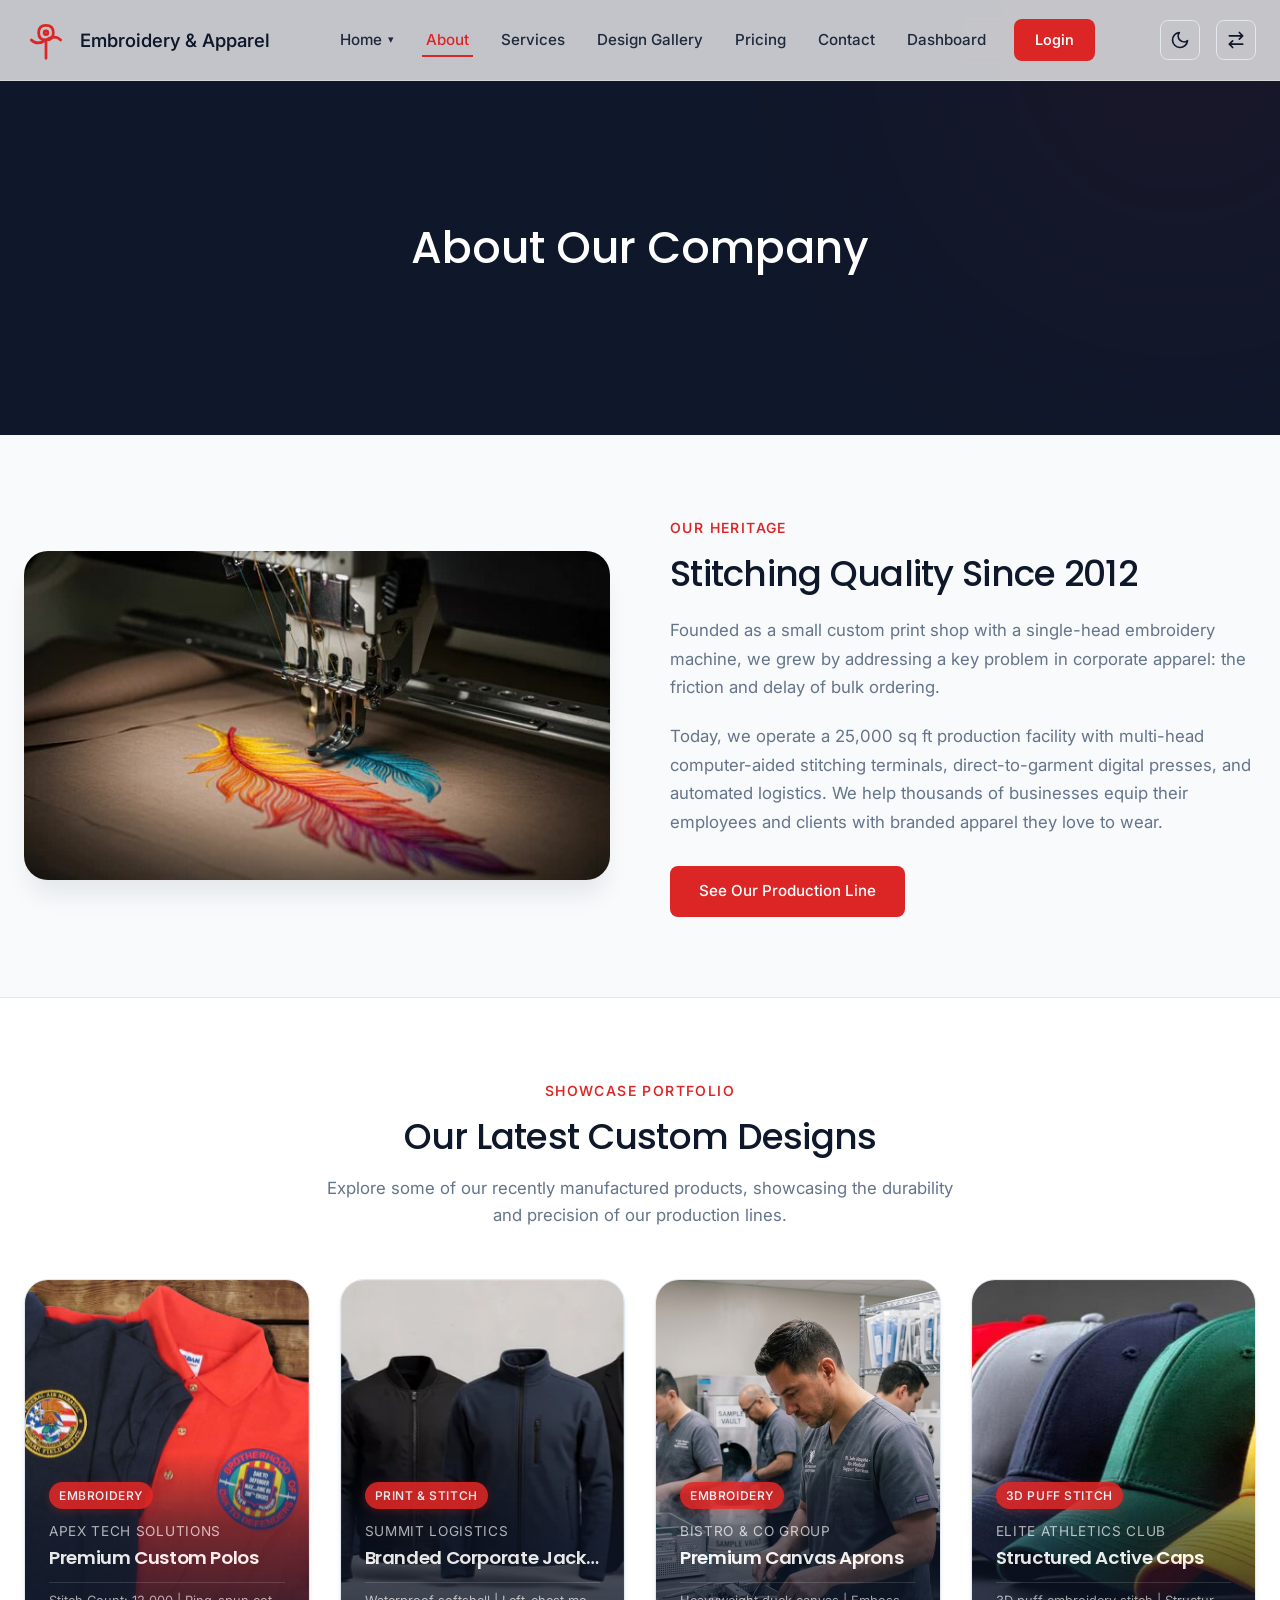
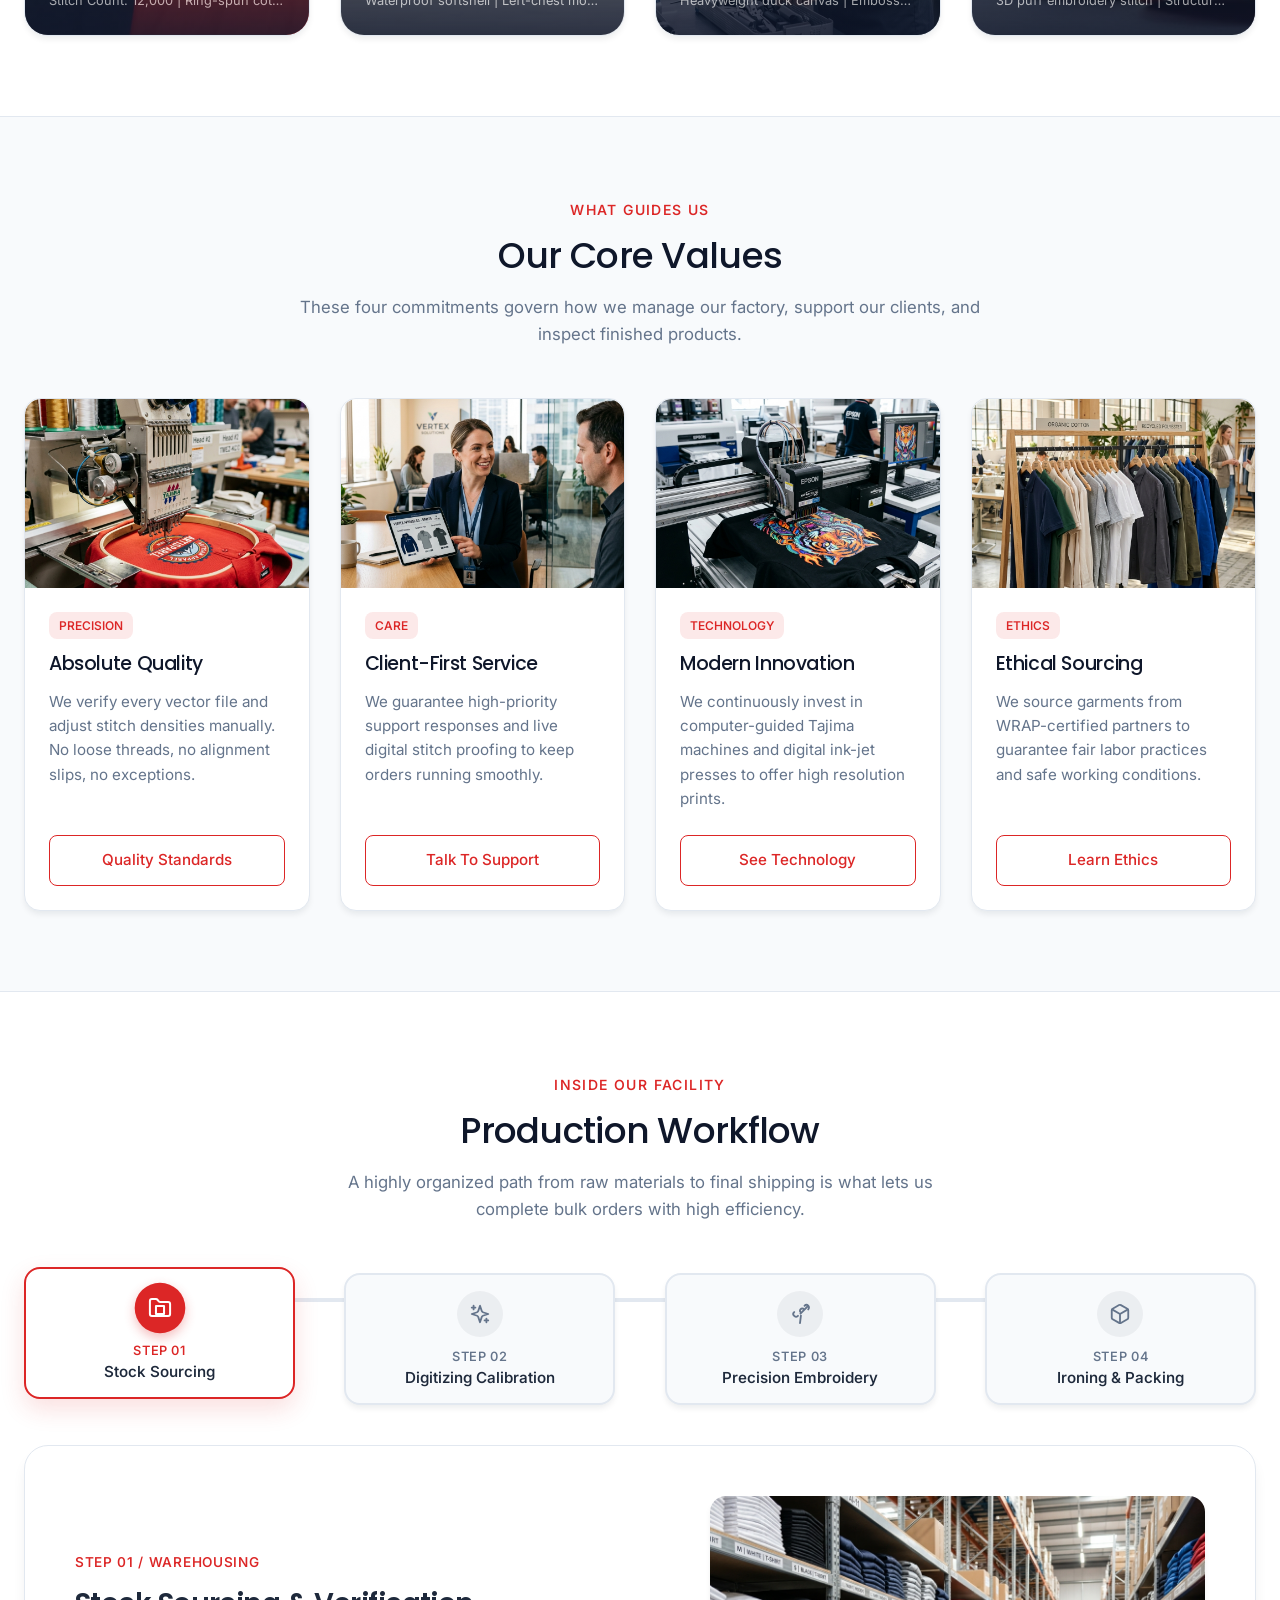
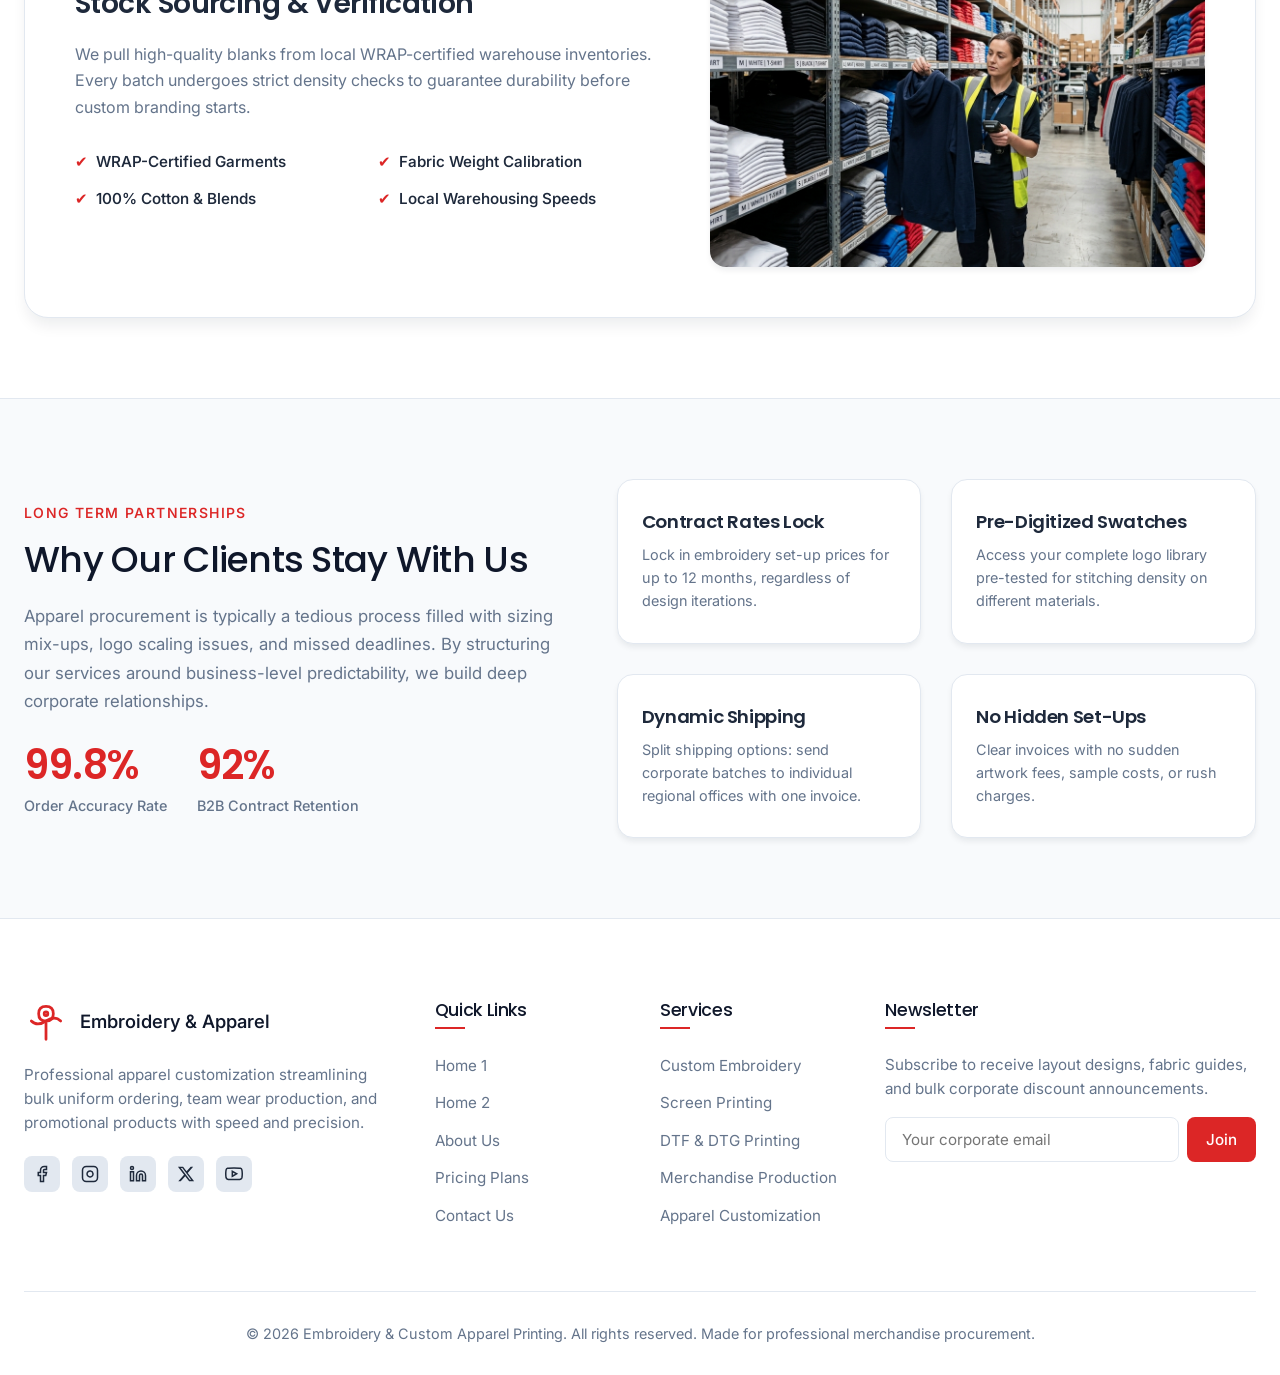
<file: about.html>
<!DOCTYPE html>
<html lang="en">

<head>
  <meta charset="UTF-8">
  <meta name="viewport" content="width=device-width, initial-scale=1.0">
  <title>About Us | Embroidery & Custom Apparel Printing</title>
  <meta name="description"
    content="Read our journey from a local print shop to a major custom B2B apparel production center. Learn about our ethical sourcing and precision machinery.">

  <!-- Open Graph Meta Tags -->
  <meta property="og:title" content="About Us | Embroidery & Custom Apparel Printing">
  <meta property="og:description"
    content="Read our journey from a local print shop to a major custom B2B apparel production center.">
  <meta property="og:image"
    content="https://images.unsplash.com/photo-1522071820081-009f0129c71c?q=80&w=1200&auto=format&fit=crop">
  <meta property="og:url" content="https://customapparelprinting.com/about">
  <meta property="og:type" content="website">

  <!-- Style Sheets -->
  <link rel="stylesheet" href="assets/css/style.css">
  <link rel="stylesheet" href="assets/css/dark-mode.css">
  <link rel="stylesheet" href="assets/css/rtl.css">
  <!-- Page Specific Style for Hero Animation -->
  <style>
    @keyframes heroTextReveal {
      0% {
        opacity: 0;
        transform: translateY(25px);
        filter: blur(4px);
        letter-spacing: 0.05em;
      }

      100% {
        opacity: 1;
        transform: translateY(0);
        filter: blur(0);
        letter-spacing: normal;
      }
    }

    .animated-hero-title {
      animation: heroTextReveal 1.2s cubic-bezier(0.16, 1, 0.3, 1) forwards;
      opacity: 0;
    }

    /* Latest Designs Section Styles */
    .latest-designs-grid {
      display: grid;
      grid-template-columns: repeat(auto-fit, minmax(260px, 1fr));
      gap: 30px;
      margin-top: 40px;
      perspective: 1200px; /* Enable 3D perspective for cards */
    }
    @media (max-width: 1024px) {
      .latest-designs-grid {
        grid-template-columns: repeat(2, 1fr);
      }
    }
    @media (max-width: 576px) {
      .latest-designs-grid {
        grid-template-columns: 1fr;
      }
    }
    .latest-design-card {
      position: relative;
      border-radius: var(--border-radius-lg, 12px);
      overflow: hidden;
      background: var(--color-bg-card, #ffffff);
      border: 1px solid var(--color-border, #e2e8f0);
      box-shadow: var(--shadow-sm, 0 1px 3px rgba(0,0,0,0.1));
      transition: transform 0.5s cubic-bezier(0.16, 1, 0.3, 1), box-shadow 0.5s ease, border-color 0.3s ease;
      aspect-ratio: 4 / 5;
      transform-style: preserve-3d;
      transform: translateY(0) rotateX(0deg) rotateY(0deg) translateZ(0px);
    }
    .latest-design-card:hover {
      transform: translateY(-10px) rotateX(6deg) rotateY(-4deg) translateZ(15px);
      box-shadow: 0 20px 35px rgba(15, 23, 42, 0.25);
      border-color: var(--color-accent, #dc2626);
    }
    .latest-design-img-wrapper {
      position: absolute;
      top: 0;
      left: 0;
      width: 100%;
      height: 100%;
      transform: translateZ(-10px); /* Recess image in 3D space */
    }
    .latest-design-img-wrapper img {
      width: 100%;
      height: 100%;
      object-fit: cover;
      transition: transform 0.6s cubic-bezier(0.16, 1, 0.3, 1);
    }
    .latest-design-card:hover .latest-design-img-wrapper img {
      transform: scale(1.08);
    }
    .latest-design-overlay {
      position: absolute;
      bottom: 0;
      left: 0;
      width: 100%;
      padding: 30px 24px 24px;
      background: linear-gradient(to top, rgba(15, 23, 42, 0.95) 0%, rgba(15, 23, 42, 0.6) 60%, transparent 100%);
      color: #ffffff;
      display: flex;
      flex-direction: column;
      justify-content: flex-end;
      opacity: 0.9;
      transition: opacity 0.3s ease, transform 0.5s cubic-bezier(0.16, 1, 0.3, 1);
      transform: translateZ(20px); /* Pop text content forward in 3D space */
    }
    .latest-design-card:hover .latest-design-overlay {
      opacity: 1;
    }
    .latest-design-badge {
      align-self: flex-start;
      background: var(--color-accent, #dc2626);
      color: #ffffff;
      font-size: 0.75rem;
      font-weight: 550;
      padding: 4px 10px;
      border-radius: 50px;
      text-transform: uppercase;
      letter-spacing: 0.05em;
      margin-bottom: 12px;
      box-shadow: 0 2px 8px rgba(220, 38, 38, 0.3);
    }
    .latest-design-client {
      font-size: 0.85rem;
      color: rgba(255, 255, 255, 0.75);
      margin-bottom: 4px;
      text-transform: uppercase;
      letter-spacing: 0.05em;
    }
    .latest-design-title {
      font-size: 1.15rem;
      font-weight: 550;
      color: #ffffff;
      margin-bottom: 8px;
      line-height: 1.3;
      white-space: nowrap;
      overflow: hidden;
      text-overflow: ellipsis;
    }
    .latest-design-specs {
      font-size: 0.8rem;
      color: rgba(255, 255, 255, 0.7);
      line-height: 1.5;
      border-top: 1px solid rgba(255, 255, 255, 0.15);
      padding-top: 8px;
      margin-top: 4px;
      white-space: nowrap;
      overflow: hidden;
      text-overflow: ellipsis;
    }

    /* Wizard Container Styles */
    .wizard-steps {
      position: relative;
      display: flex;
      justify-content: space-between;
      align-items: center;
      margin-top: 50px;
      margin-bottom: 40px;
      gap: 15px;
      z-index: 2;
    }
    .wizard-progress-line {
      position: absolute;
      top: 25px;
      left: 10%;
      width: 80%;
      height: 4px;
      background: var(--color-border, #e2e8f0);
      z-index: -1;
      border-radius: 4px;
    }
    .wizard-progress-fill {
      height: 100%;
      width: 0%;
      background: var(--color-accent, #dc2626);
      transition: width 0.5s cubic-bezier(0.16, 1, 0.3, 1);
      border-radius: 4px;
    }
    .wizard-step-btn {
      background: var(--color-bg, #ffffff);
      border: 2px solid var(--color-border, #e2e8f0);
      border-radius: 16px;
      padding: 16px 20px;
      display: flex;
      flex-direction: column;
      align-items: center;
      cursor: pointer;
      width: 22%;
      min-width: 150px;
      transition: all 0.4s cubic-bezier(0.16, 1, 0.3, 1);
      box-shadow: var(--shadow-sm, 0 1px 3px rgba(0,0,0,0.05));
    }
    .wizard-step-btn:hover {
      transform: translateY(-4px);
      border-color: var(--color-accent, #dc2626);
      box-shadow: var(--shadow-md, 0 4px 12px rgba(0,0,0,0.08));
    }
    .wizard-step-btn.active {
      border-color: var(--color-accent, #dc2626);
      background: var(--color-bg-card, #ffffff);
      box-shadow: 0 10px 25px rgba(220, 38, 38, 0.15);
      transform: translateY(-6px);
    }
    .wizard-step-icon {
      width: 46px;
      height: 46px;
      border-radius: 50%;
      background: rgba(15, 23, 42, 0.05);
      color: var(--color-text-muted, #64748b);
      display: flex;
      align-items: center;
      justify-content: center;
      margin-bottom: 12px;
      transition: all 0.4s ease;
    }
    .wizard-step-btn:hover .wizard-step-icon {
      background: rgba(220, 38, 38, 0.1);
      color: var(--color-accent, #dc2626);
    }
    .wizard-step-btn.active .wizard-step-icon {
      background: var(--color-accent, #dc2626);
      color: #ffffff;
      transform: scale(1.1);
      box-shadow: 0 4px 10px rgba(220, 38, 38, 0.3);
    }
    .wizard-step-num {
      font-size: 0.8rem;
      font-weight: 550;
      color: var(--color-text-muted, #64748b);
      text-transform: uppercase;
      letter-spacing: 0.05em;
      margin-bottom: 4px;
    }
    .wizard-step-btn.active .wizard-step-num {
      color: var(--color-accent, #dc2626);
    }
    .wizard-step-label {
      font-size: 0.95rem;
      font-weight: 550;
      color: var(--color-text, #0f172a);
    }

    /* Content Panel Styles */
    .wizard-content-wrapper {
      background: var(--color-bg-card, #ffffff);
      border: 1px solid var(--color-border, #e2e8f0);
      border-radius: var(--border-radius-lg, 16px);
      box-shadow: var(--shadow-md, 0 8px 20px rgba(0,0,0,0.05));
      overflow: hidden;
      min-height: 380px;
      position: relative;
    }
    .wizard-panel {
      display: none;
      grid-template-columns: 1.2fr 1fr;
      align-items: center;
      gap: 40px;
      padding: 50px;
      animation: wizardFadeIn 0.6s cubic-bezier(0.16, 1, 0.3, 1) forwards;
    }
    .wizard-panel.active {
      display: grid;
    }
    @keyframes wizardFadeIn {
      from {
        opacity: 0;
        transform: translateY(20px);
      }
      to {
        opacity: 1;
        transform: translateY(0);
      }
    }
    .wizard-panel-info {
      display: flex;
      flex-direction: column;
    }
    .wizard-panel-subtitle {
      font-size: 0.85rem;
      font-weight: 550;
      color: var(--color-accent, #dc2626);
      text-transform: uppercase;
      letter-spacing: 0.05em;
      margin-bottom: 12px;
    }
    .wizard-panel-title {
      font-size: 1.75rem;
      font-weight: 550;
      margin-bottom: 20px;
      color: var(--color-text, #0f172a);
    }
    .wizard-panel-desc {
      font-size: 1rem;
      color: var(--color-text-muted, #64748b);
      line-height: 1.65;
      margin-bottom: 30px;
    }
    .wizard-panel-list {
      list-style: none;
      padding: 0;
      margin: 0;
      display: grid;
      grid-template-columns: 1fr 1fr;
      gap: 12px;
    }
    .wizard-panel-list li {
      font-size: 0.95rem;
      font-weight: 550;
      color: var(--color-text, #0f172a);
      display: flex;
      align-items: center;
      gap: 8px;
    }
    .wizard-panel-list li span {
      color: var(--color-accent, #dc2626);
      font-weight: 550;
    }
    .wizard-panel-media {
      position: relative;
      border-radius: var(--border-radius-md, 12px);
      overflow: hidden;
      aspect-ratio: 4 / 3;
      box-shadow: var(--shadow-sm, 0 1px 3px rgba(0,0,0,0.1));
    }
    .wizard-panel-media img {
      width: 100%;
      height: 100%;
      object-fit: cover;
      transition: transform 0.5s ease;
    }
    .wizard-panel:hover .wizard-panel-media img {
      transform: scale(1.04);
    }

    /* Responsive Wizard adjustments */
    @media (max-width: 991px) {
      .wizard-steps {
        flex-wrap: wrap;
        justify-content: center;
        gap: 15px;
      }
      .wizard-progress-line {
        display: none;
      }
      .wizard-step-btn {
        width: 45%;
      }
      .wizard-panel {
        grid-template-columns: 1fr;
        padding: 40px 30px;
        gap: 30px;
      }
      .wizard-panel-media {
        order: -1;
        width: 100%;
      }
    }
    @media (max-width: 576px) {
      .wizard-step-btn {
        width: 100%;
      }
      .wizard-panel-list {
        grid-template-columns: 1fr;
      }
    }

    /* Why Us Section Styles */
    .why-us-grid {
      display: grid;
      grid-template-columns: 1fr 1fr;
      gap: 30px;
    }
    .why-us-card {
      padding: 30px 24px;
      border-radius: var(--border-radius-md, 16px);
      border: 1px solid var(--color-border, #e2e8f0);
      background-color: var(--color-bg-card, #ffffff);
      box-shadow: var(--shadow-sm, 0 1px 3px rgba(0,0,0,0.05));
      transition: transform 0.3s cubic-bezier(0.25, 0.8, 0.25, 1), box-shadow 0.3s ease, border-color 0.3s ease;
      transform: translateX(0);
    }
    .why-us-card:hover {
      transform: translateX(10px);
      box-shadow: 0 12px 25px rgba(15, 23, 42, 0.08);
      border-color: var(--color-accent, #dc2626);
    }
    .why-us-card-title {
      font-size: 1.15rem;
      font-weight: 550;
      margin-bottom: 10px;
      color: var(--color-text, #0f172a);
      transition: color 0.3s ease;
    }
    .why-us-card:hover .why-us-card-title {
      color: var(--color-accent, #dc2626);
    }
    .why-us-card-text {
      color: var(--color-text-muted, #64748b);
      font-size: 0.9rem;
      line-height: 1.6;
    }

    @media (max-width: 768px) {
      .why-us-grid {
        grid-template-columns: 1fr;
        gap: 20px;
      }
      .why-us-card:hover {
        transform: translateX(5px);
      }
    }
  </style>
  <link rel="icon" type="image/svg+xml" href="assets/images/favicon.svg">
</head>

<body>

  <!-- Sticky Navbar -->
  <header class="navbar-header">
    <div class="container navbar-container">
      <a href="index.html" class="logo">
        <svg class="logo-icon" viewBox="0 0 24 24" fill="none" stroke="currentColor" stroke-width="1.5"
          stroke-linecap="round" stroke-linejoin="round">
          <path d="M12 22V12M12 12c2.5 0 4-1.5 4-4s-1.5-4-4-4-4 1.5-4 4 1.5 4 4 4z"></path>
          <circle cx="12" cy="8" r="1"></circle>
          <path d="M20 12c-2-2-5-2-8 0s-6 2-8 0"></path>
        </svg>
        <div class="logo-text">
          Embroidery & Apparel
        </div>
      </a>
      <nav class="navbar-nav">
        <ul class="nav-menu">
          <li class="dropdown">
            <a href="#" class="nav-link dropdown-toggle">Home <span class="arrow">&#9662;</span></a>
            <ul class="dropdown-menu">
              <li><a href="index.html" class="dropdown-item">Home 1</a></li>
              <li><a href="home-2.html" class="dropdown-item">Home 2</a></li>
            </ul>
          </li>
          <li><a href="about.html" class="nav-link active">About</a></li>
          <li><a href="services.html" class="nav-link">Services</a></li>
          <li><a href="design-gallery.html" class="nav-link">Design Gallery</a></li>
          <li><a href="pricing.html" class="nav-link">Pricing</a></li>
          <li><a href="contact.html" class="nav-link">Contact</a></li>
          <li><a href="dashboard.html" class="nav-link">Dashboard</a></li>
          <li><a href="login.html" class="btn btn-login">Login</a></li>
        </ul>
      </nav>
      <div class="navbar-controls">
        <button id="dark-mode-toggle" class="ctrl-btn" aria-label="Toggle Dark Mode">
          <svg width="20" height="20" viewBox="0 0 24 24" fill="none" stroke="currentColor" stroke-width="2"
            stroke-linecap="round" stroke-linejoin="round">
            <path d="M21 12.79A9 9 0 1 1 11.21 3 7 7 0 0 0 21 12.79z"></path>
          </svg>
        </button>
        <button id="rtl-toggle" class="ctrl-btn" aria-label="Toggle Layout Direction">
          <svg width="20" height="20" viewBox="0 0 24 24" fill="none" stroke="currentColor" stroke-width="2"
            stroke-linecap="round" stroke-linejoin="round">
            <path d="M20 17H4M4 17l4-4M4 17l4 4M4 7h16M20 7l-4-4M20 7l-4 4" />
          </svg>
        </button>
        <button class="hamburger" aria-label="Toggle Menu" aria-expanded="false">
          <span></span>
          <span></span>
          <span></span>
        </button>
      </div>
    </div>
  </header>

  <!-- Page Hero (Header) -->
  <section class="page-hero" style="padding: 220px 0 160px; text-align: center;">
    <div class="container">
      <h1 class="page-hero-title animated-hero-title" style="margin-bottom: 0;">About Our Company</h1>
    </div>
  </section>

  <!-- Section 1: Company Story -->
  <section class="section">
    <div class="container">
      <div class="about-grid">
        <div class="story-image">
          <img src="assets/images/Stitching Quality Since 2012.png" alt="Stitching Quality Since 2012"
            style="border-radius: var(--border-radius-lg); box-shadow: var(--shadow-lg);" loading="lazy">
        </div>
        <div class="story-content">
          <span class="section-subtitle">Our Heritage</span>
          <h2 style="font-size: 2.25rem; margin-bottom: 20px;">Stitching Quality Since 2012</h2>
          <p style="color: var(--color-text-muted); font-size: 1.05rem; margin-bottom: 20px; line-height: 1.7;">
            Founded as a small custom print shop with a single-head embroidery machine, we grew by addressing a key
            problem in corporate apparel: the friction and delay of bulk ordering.
          </p>
          <p style="color: var(--color-text-muted); font-size: 1.05rem; margin-bottom: 30px; line-height: 1.7;">
            Today, we operate a 25,000 sq ft production facility with multi-head computer-aided stitching terminals,
            direct-to-garment digital presses, and automated logistics. We help thousands of businesses equip their
            employees and clients with branded apparel they love to wear.
          </p>
          <a href="services.html" class="btn btn-primary">See Our Production Line</a>
        </div>
      </div>
    </div>
  </section>

  <!-- Section 2: Latest Custom Designs -->
  <section class="section" style="background-color: var(--color-bg-card); border-top: 1px solid var(--color-border); border-bottom: 1px solid var(--color-border);">
    <div class="container">
      <div class="section-title-wrapper" style="text-align: center; max-width: 650px; margin: 0 auto 50px;">
        <span class="section-subtitle">Showcase Portfolio</span>
        <h2 class="section-title">Our Latest Custom Designs</h2>
        <p class="section-desc">Explore some of our recently manufactured products, showcasing the durability and precision of our production lines.</p>
      </div>

      <div class="latest-designs-grid">
        <!-- Card 1: Custom Polos -->
        <div class="latest-design-card">
          <div class="latest-design-img-wrapper">
            <img src="assets/images/Custom Polo Shirts.png" alt="Apex Tech Solutions Custom Polo Shirts" loading="lazy">
          </div>
          <div class="latest-design-overlay">
            <span class="latest-design-badge">Embroidery</span>
            <div class="latest-design-client">Apex Tech Solutions</div>
            <h3 class="latest-design-title">Premium Custom Polos</h3>
            <div class="latest-design-specs">
              Stitch Count: 12,000 | Ring-spun cotton | Left-chest custom crest.
            </div>
          </div>
        </div>

        <!-- Card 2: Corporate Jackets -->
        <div class="latest-design-card">
          <div class="latest-design-img-wrapper">
            <img src="assets/images/Corporate Jackets.png" alt="Summit Logistics Branded Outerwear" loading="lazy">
          </div>
          <div class="latest-design-overlay">
            <span class="latest-design-badge">Print & Stitch</span>
            <div class="latest-design-client">Summit Logistics</div>
            <h3 class="latest-design-title">Branded Corporate Jackets</h3>
            <div class="latest-design-specs">
              Waterproof softshell | Left-chest monogram | Reflective highlights.
            </div>
          </div>
        </div>

        <!-- Card 3: Culinary & Hospitality -->
        <div class="latest-design-card">
          <div class="latest-design-img-wrapper">
            <img src="assets/images/Culinary & Hospitality.png" alt="Bistro & Co Group Canvas Aprons" loading="lazy">
          </div>
          <div class="latest-design-overlay">
            <span class="latest-design-badge">Embroidery</span>
            <div class="latest-design-client">Bistro & Co Group</div>
            <h3 class="latest-design-title">Premium Canvas Aprons</h3>
            <div class="latest-design-specs">
              Heavyweight duck canvas | Embossed leather patches | Brass accents.
            </div>
          </div>
        </div>

        <!-- Card 4: Premium Active Caps -->
        <div class="latest-design-card">
          <div class="latest-design-img-wrapper">
            <img src="assets/images/Premium Active Caps.png" alt="Elite Athletics Club Structured Headwear" loading="lazy">
          </div>
          <div class="latest-design-overlay">
            <span class="latest-design-badge">3D Puff Stitch</span>
            <div class="latest-design-client">Elite Athletics Club</div>
            <h3 class="latest-design-title">Structured Active Caps</h3>
            <div class="latest-design-specs">
              3D puff embroidery stitch | Structured 6-panel profile | Breathable mesh.
            </div>
          </div>
        </div>
      </div>
    </div>
  </section>

  <!-- Section 3: 4 Core Values (4 Cards) -->
  <section class="section">
    <div class="container">
      <div class="section-title-wrapper">
        <span class="section-subtitle">What Guides Us</span>
        <h2 class="section-title">Our Core Values</h2>
        <p class="section-desc">These four commitments govern how we manage our factory, support our clients, and
          inspect finished products.</p>
      </div>
      <div class="card-grid">
        <!-- Card 1 -->
        <div class="card-item image-full-bleed">
          <div class="card-img-wrapper">
            <img src="assets/images/absolute_quality.png"
              alt="Stitch detailing inspection" loading="lazy">
          </div>
          <div class="card-body">
            <span class="card-badge">Precision</span>
            <h3 class="card-title">Absolute Quality</h3>
            <p class="card-text">We verify every vector file and adjust stitch densities manually. No loose threads, no
              alignment slips, no exceptions.</p>
            <a href="services-details.html" class="btn btn-outline btn-block card-btn">Quality Standards</a>
          </div>
        </div>
        <!-- Card 2 -->
        <div class="card-item image-full-bleed">
          <div class="card-img-wrapper">
            <img src="assets/images/client_first_service.png"
              alt="Support representative aligning orders" loading="lazy">
          </div>
          <div class="card-body">
            <span class="card-badge">Care</span>
            <h3 class="card-title">Client-First Service</h3>
            <p class="card-text">We guarantee high-priority support responses and live digital stitch proofing to keep
              orders running smoothly.</p>
            <a href="contact.html" class="btn btn-outline btn-block card-btn">Talk To Support</a>
          </div>
        </div>
        <!-- Card 3 -->
        <div class="card-item image-full-bleed">
          <div class="card-img-wrapper">
            <img src="assets/images/modern_innovation.png"
              alt="Advanced textile machinery tech" loading="lazy">
          </div>
          <div class="card-body">
            <span class="card-badge">Technology</span>
            <h3 class="card-title">Modern Innovation</h3>
            <p class="card-text">We continuously invest in computer-guided Tajima machines and digital ink-jet presses
              to offer high resolution prints.</p>
            <a href="home-2.html" class="btn btn-outline btn-block card-btn">See Technology</a>
          </div>
        </div>
        <!-- Card 4 -->
        <div class="card-item image-full-bleed">
          <div class="card-img-wrapper">
            <img src="assets/images/ethical_sourcing.png"
              alt="Ethical organic garment factory" loading="lazy">
          </div>
          <div class="card-body">
            <span class="card-badge">Ethics</span>
            <h3 class="card-title">Ethical Sourcing</h3>
            <p class="card-text">We source garments from WRAP-certified partners to guarantee fair labor practices and
              safe working conditions.</p>
            <a href="about.html" class="btn btn-outline btn-block card-btn">Learn Ethics</a>
          </div>
        </div>
      </div>
    </div>
  </section>

  <!-- Section 4: Production Workflow -->
  <section class="section"
    style="background-color: var(--color-bg-card); border-top: 1px solid var(--color-border); border-bottom: 1px solid var(--color-border);">
    <div class="container">
      <div class="section-title-wrapper" style="text-align: center; max-width: 650px; margin: 0 auto 50px;">
        <span class="section-subtitle">Inside Our Facility</span>
        <h2 class="section-title">Production Workflow</h2>
        <p class="section-desc">A highly organized path from raw materials to final shipping is what lets us complete bulk orders with high efficiency.</p>
      </div>

      <!-- Horizontal Step Buttons -->
      <div class="wizard-steps">
        <div class="wizard-progress-line">
          <div class="wizard-progress-fill" id="wizardProgressFill" style="width: 0%;"></div>
        </div>

        <button class="wizard-step-btn active" data-step="1">
          <div class="wizard-step-icon">
            <!-- Stock Sourcing Icon (Warehouse/Box) -->
            <svg width="22" height="22" viewBox="0 0 24 24" fill="none" stroke="currentColor" stroke-width="2" stroke-linecap="round" stroke-linejoin="round">
              <path d="M20 20a2 2 0 0 0 2-2V8a2 2 0 0 0-2-2h-7.9a2 2 0 0 1-1.69-.9L9.6 3.9A2 2 0 0 0 7.93 3H4a2 2 0 0 0-2 2v13a2 2 0 0 0 2 2Z"/>
              <path d="M8 10h8v8H8z"/>
            </svg>
          </div>
          <span class="wizard-step-num">Step 01</span>
          <span class="wizard-step-label">Stock Sourcing</span>
        </button>

        <button class="wizard-step-btn" data-step="2">
          <div class="wizard-step-icon">
            <!-- Digitizing Calibration Icon (Vector pen / Spark) -->
            <svg width="22" height="22" viewBox="0 0 24 24" fill="none" stroke="currentColor" stroke-width="2" stroke-linecap="round" stroke-linejoin="round">
              <path d="m12 3-1.912 5.813a2 2 0 0 1-1.275 1.275L3 12l5.813 1.912a2 2 0 0 1 1.275 1.275L12 21l1.912-5.813a2 2 0 0 1 1.275-1.275L21 12l-5.813-1.912a2 2 0 0 1-1.275-1.275Z"/>
              <path d="M5 3v4M3 5h4M19 17v4M17 19h4"/>
            </svg>
          </div>
          <span class="wizard-step-num">Step 02</span>
          <span class="wizard-step-label">Digitizing Calibration</span>
        </button>

        <button class="wizard-step-btn" data-step="3">
          <div class="wizard-step-icon">
            <!-- Precision Embroidery Icon (Spool & Needle) -->
            <svg width="22" height="22" viewBox="0 0 24 24" fill="none" stroke="currentColor" stroke-width="2" stroke-linecap="round" stroke-linejoin="round">
              <path d="m12 22 1-8.3M12.2 9.5a2.5 2.5 0 0 1 3.3-3.3M17 3a2.5 2.5 0 0 1 4 4M21 3l-8.5 8.5M9.8 14l-.3.3a2.5 2.5 0 0 1-3.5 0l-.6-.6a2.5 2.5 0 0 1 0-3.5l.3-.3"/>
            </svg>
          </div>
          <span class="wizard-step-num">Step 03</span>
          <span class="wizard-step-label">Precision Embroidery</span>
        </button>

        <button class="wizard-step-btn" data-step="4">
          <div class="wizard-step-icon">
            <!-- Ironing & Packing Icon (Box / Delivery) -->
            <svg width="22" height="22" viewBox="0 0 24 24" fill="none" stroke="currentColor" stroke-width="2" stroke-linecap="round" stroke-linejoin="round">
              <path d="M21 8a2 2 0 0 0-1-1.73l-7-4a2 2 0 0 0-2 0l-7 4A2 2 0 0 0 3 8v8a2 2 0 0 0 1 1.73l7 4a2 2 0 0 0 2 0l7-4A2 2 0 0 0 21 16Z"/>
              <path d="m3.3 7 8.7 5 8.7-5M12 22V12"/>
            </svg>
          </div>
          <span class="wizard-step-num">Step 04</span>
          <span class="wizard-step-label">Ironing & Packing</span>
        </button>
      </div>

      <!-- Active Content Panel Wrapper -->
      <div class="wizard-content-wrapper">
        
        <!-- Panel 1: Stock Sourcing -->
        <div class="wizard-panel active" id="wizardPanel1">
          <div class="wizard-panel-info">
            <span class="wizard-panel-subtitle">Step 01 / Warehousing</span>
            <h3 class="wizard-panel-title">Stock Sourcing & Verification</h3>
            <p class="wizard-panel-desc">We pull high-quality blanks from local WRAP-certified warehouse inventories. Every batch undergoes strict density checks to guarantee durability before custom branding starts.</p>
            <ul class="wizard-panel-list">
              <li><span>✔</span> WRAP-Certified Garments</li>
              <li><span>✔</span> Fabric Weight Calibration</li>
              <li><span>✔</span> 100% Cotton & Blends</li>
              <li><span>✔</span> Local Warehousing Speeds</li>
            </ul>
          </div>
          <div class="wizard-panel-media">
            <img src="assets/images/workflow_stock_sourcing.png" alt="WRAP-certified warehouse stock sourcing" loading="lazy">
          </div>
        </div>

        <!-- Panel 2: Digitizing Calibration -->
        <div class="wizard-panel" id="wizardPanel2">
          <div class="wizard-panel-info">
            <span class="wizard-panel-subtitle">Step 02 / Design Calibration</span>
            <h3 class="wizard-panel-title">Digitizing & Setup Calibration</h3>
            <p class="wizard-panel-desc">Logo vectors are manually mapped to stitch-paths to prevent thread slippage. We optimize vector configurations for thread thickness and fabric texture profiles.</p>
            <ul class="wizard-panel-list">
              <li><span>✔</span> Manual Stitch Mapping</li>
              <li><span>✔</span> Density Adjustment</li>
              <li><span>✔</span> Vector Fine-Tuning</li>
              <li><span>✔</span> Preview Proof Generation</li>
            </ul>
          </div>
          <div class="wizard-panel-media">
            <img src="assets/images/workflow_digitizing_setup.png" alt="Digitizing vectors calibration setup" loading="lazy">
          </div>
        </div>

        <!-- Panel 3: Precision Embroidery -->
        <div class="wizard-panel" id="wizardPanel3">
          <div class="wizard-panel-info">
            <span class="wizard-panel-subtitle">Step 03 / Multi-Head Terminals</span>
            <h3 class="wizard-panel-title">Precision Computerized Embroidery</h3>
            <p class="wizard-panel-desc">Garments are locked into embroidery hoops and stitched on computer-guided Tajima machines. Real-time optical sensors detect thread breaks instantly for zero-defect results.</p>
            <ul class="wizard-panel-list">
              <li><span>✔</span> Tajima Multi-Head Lines</li>
              <li><span>✔</span> Laser Positioning Alignment</li>
              <li><span>✔</span> Auto-Thread Break Recovery</li>
              <li><span>✔</span> 1000+ Stitches Per Minute</li>
            </ul>
          </div>
          <div class="wizard-panel-media">
            <img src="assets/images/workflow_embroidery_machine.png" alt="Computer-guided precision stitching terminal" loading="lazy">
          </div>
        </div>

        <!-- Panel 4: Ironing & Packing -->
        <div class="wizard-panel" id="wizardPanel4">
          <div class="wizard-panel-info">
            <span class="wizard-panel-subtitle">Step 04 / Quality Check & Shipping</span>
            <h3 class="wizard-panel-title">Steam Ironing, Folding & Packing</h3>
            <p class="wizard-panel-desc">Finished garments are steam ironed, quality-checked under specialized light panels, individually folded, and boxed for final B2B direct shipment.</p>
            <ul class="wizard-panel-list">
              <li><span>✔</span> High-Pressure Steam Ironing</li>
              <li><span>✔</span> Individual Folding & Polybags</li>
              <li><span>✔</span> Quality Light Panel Audits</li>
              <li><span>✔</span> Split-Address B2B Shipping</li>
            </ul>
          </div>
          <div class="wizard-panel-media">
            <img src="assets/images/workflow_packing_shipping.png" alt="Ironing, folding and B2B shipping setup" loading="lazy">
          </div>
        </div>

      </div>

    </div>
  </section>


  <!-- Section 5: Why Our Clients Stay With Us -->
  <section class="section">
    <div class="container">
      <div class="about-grid-alt">
        <div class="partnerships-content">
          <span class="section-subtitle">Long Term Partnerships</span>
          <h2 style="font-size: 2.25rem; margin-bottom: 20px;">Why Our Clients Stay With Us</h2>
          <p style="color: var(--color-text-muted); font-size: 1.05rem; margin-bottom: 24px; line-height: 1.7;">
            Apparel procurement is typically a tedious process filled with sizing mix-ups, logo scaling issues, and missed
            deadlines. By structuring our services around business-level predictability, we build deep corporate
            relationships.
          </p>
          <div class="partnerships-stats" style="display: flex; gap: 30px; flex-wrap: wrap;">
            <div>
              <h4 style="font-size: 2.5rem; color: var(--color-accent); font-weight: 550; margin-bottom: 4px;">99.8%</h4>
              <p style="font-size: 0.9rem; color: var(--color-text-muted); font-weight: 500;">Order Accuracy Rate</p>
            </div>
            <div>
              <h4 style="font-size: 2.5rem; color: var(--color-accent); font-weight: 550; margin-bottom: 4px;">92%</h4>
              <p style="font-size: 0.9rem; color: var(--color-text-muted); font-weight: 500;">B2B Contract Retention</p>
            </div>
          </div>
        </div>
        <div class="why-us-grid">
          <!-- Card 1 -->
          <div class="why-us-card">
            <h4 class="why-us-card-title">Contract Rates Lock</h4>
            <p class="why-us-card-text">Lock in embroidery set-up prices for up to 12 months, regardless of design iterations.</p>
          </div>
          <!-- Card 2 -->
          <div class="why-us-card">
            <h4 class="why-us-card-title">Pre-Digitized Swatches</h4>
            <p class="why-us-card-text">Access your complete logo library pre-tested for stitching density on different materials.</p>
          </div>
          <!-- Card 3 -->
          <div class="why-us-card">
            <h4 class="why-us-card-title">Dynamic Shipping</h4>
            <p class="why-us-card-text">Split shipping options: send corporate batches to individual regional offices with one invoice.</p>
          </div>
          <!-- Card 4 -->
          <div class="why-us-card">
            <h4 class="why-us-card-title">No Hidden Set-Ups</h4>
            <p class="why-us-card-text">Clear invoices with no sudden artwork fees, sample costs, or rush charges.</p>
          </div>
        </div>
      </div>
    </div>
  </section>

  <!-- Sticky Footer -->
  <footer class="footer">
    <div class="container">
      <div class="footer-grid">
        <div>
          <a href="index.html" class="logo" style="margin-bottom: 20px;">
            <svg class="logo-icon" viewBox="0 0 24 24" fill="none" stroke="currentColor" stroke-width="1.5"
              stroke-linecap="round" stroke-linejoin="round">
              <path d="M12 22V12M12 12c2.5 0 4-1.5 4-4s-1.5-4-4-4-4 1.5-4 4 1.5 4 4 4z"></path>
              <circle cx="12" cy="8" r="1"></circle>
              <path d="M20 12c-2-2-5-2-8 0s-6 2-8 0"></path>
            </svg>
            <div class="logo-text">
              Embroidery & Apparel
            </div>
          </a>
          <p class="footer-col-desc">
            Professional apparel customization streamlining bulk uniform ordering, team wear production, and promotional
            products with speed and precision.
          </p>
          <div class="social-links">
            <a href="https://facebook.com" class="social-link" target="_blank" aria-label="Facebook"><svg width="18"
                height="18" viewBox="0 0 24 24" fill="none" stroke="currentColor" stroke-width="2">
                <path d="M18 2h-3a5 5 0 0 0-5 5v3H7v4h3v8h4v-8h3l1-4h-4V7a1 1 0 0 1 1-1h3z"></path>
              </svg></a>
            <a href="https://instagram.com" class="social-link" target="_blank" aria-label="Instagram"><svg width="18"
                height="18" viewBox="0 0 24 24" fill="none" stroke="currentColor" stroke-width="2">
                <rect x="2" y="2" width="20" height="20" rx="5" ry="5"></rect>
                <path d="M16 11.37A4 4 0 1 1 12.63 8 4 4 0 0 1 16 11.37z"></path>
                <line x1="17.5" y1="6.5" x2="17.51" y2="6.5"></line>
              </svg></a>
            <a href="https://linkedin.com" class="social-link" target="_blank" aria-label="LinkedIn"><svg width="18"
                height="18" viewBox="0 0 24 24" fill="none" stroke="currentColor" stroke-width="2">
                <path d="M16 8a6 6 0 0 1 6 6v7h-4v-7a2 2 0 0 0-2-2 2 2 0 0 0-2 2v7h-4v-7a6 6 0 0 1 6-6z"></path>
                <rect x="2" y="9" width="4" height="12"></rect>
                <circle cx="4" cy="4" r="2"></circle>
              </svg></a>
            <a href="https://twitter.com" class="social-link" target="_blank" aria-label="X"><svg width="18" height="18"
                viewBox="0 0 24 24" fill="currentColor">
                <path
                  d="M18.244 2.25h3.308l-7.227 8.26 8.502 11.24H16.17l-5.214-6.817L4.99 21.75H1.68l7.73-8.835L1.254 2.25H8.08l4.713 6.231zm-1.161 17.52h1.833L7.084 4.126H5.117z" />
              </svg></a>
            <a href="https://youtube.com" class="social-link" target="_blank" aria-label="YouTube"><svg width="18"
                height="18" viewBox="0 0 24 24" fill="none" stroke="currentColor" stroke-width="2">
                <path
                  d="M22.54 6.42a2.78 2.78 0 0 0-1.94-2C18.88 4 12 4 12 4s-6.88 0-8.6.46a2.78 2.78 0 0 0-1.94 2A29 29 0 0 0 1 11.75a29 29 0 0 0 .46 5.33A2.78 2.78 0 0 0 3.4 19c1.72.46 8.6.46 8.6.46s6.88 0 8.6-.46a2.78 2.78 0 0 0 1.94-2 29 29 0 0 0 .46-5.25 29 29 0 0 0-.46-5.33z">
                </path>
                <polygon points="9.75 15.02 15.5 11.75 9.75 8.48 9.75 15.02"></polygon>
              </svg></a>
          </div>
        </div>
        <div>
          <h4 class="footer-col-title">Quick Links</h4>
          <ul class="footer-links">
            <li><a href="index.html">Home 1</a></li>
            <li><a href="home-2.html">Home 2</a></li>
            <li><a href="about.html">About Us</a></li>
            <li><a href="pricing.html">Pricing Plans</a></li>
            <li><a href="contact.html">Contact Us</a></li>
          </ul>
        </div>
        <div>
          <h4 class="footer-col-title">Services</h4>
          <ul class="footer-links">
            <li><a href="services-details.html">Custom Embroidery</a></li>
            <li><a href="services-details.html">Screen Printing</a></li>
            <li><a href="services-details.html">DTF & DTG Printing</a></li>
            <li><a href="services-details.html">Merchandise Production</a></li>
            <li><a href="services.html">Apparel Customization</a></li>
          </ul>
        </div>
        <div>
          <h4 class="footer-col-title">Newsletter</h4>
          <p class="newsletter-text">Subscribe to receive layout designs, fabric guides, and bulk corporate discount
            announcements.</p>
          <form class="newsletter-form" data-validate>
            <div class="form-group" style="margin-bottom:0; flex-grow:1;">
              <input type="email" class="form-input newsletter-input" placeholder="Your corporate email" required
                aria-label="Email Address">
              <span class="form-error-msg">Please enter a valid email</span>
            </div>
            <button type="submit" class="btn btn-primary" style="padding:12px 18px;">Join</button>
          </form>
        </div>
      </div>
      <div class="footer-bottom">
        <p>&copy; 2026 Embroidery & Custom Apparel Printing. All rights reserved. Made for professional merchandise
          procurement.</p>
      </div>
    </div>
  </footer>

  <!-- Scripts -->
  <script src="assets/js/main.js"></script>
  
  <!-- Step Wizard Interactive Tab Changer script -->
  <script>
    document.addEventListener('DOMContentLoaded', () => {
      const stepBtns = document.querySelectorAll('.wizard-step-btn');
      const panels = document.querySelectorAll('.wizard-panel');
      const progressFill = document.getElementById('wizardProgressFill');

      stepBtns.forEach((btn, index) => {
        btn.addEventListener('click', () => {
          // Reset active states
          stepBtns.forEach(b => b.classList.remove('active'));
          panels.forEach(p => p.classList.remove('active'));

          // Set active target
          btn.classList.add('active');
          const stepNum = btn.dataset.step;
          const targetPanel = document.getElementById(`wizardPanel${stepNum}`);
          if (targetPanel) {
            targetPanel.classList.add('active');
          }

          // Update progress line width
          const pct = (index / (stepBtns.length - 1)) * 100;
          if (progressFill) {
            progressFill.style.width = `${pct}%`;
          }
        });
      });
    });
  </script>
</body>

</html>
</file>
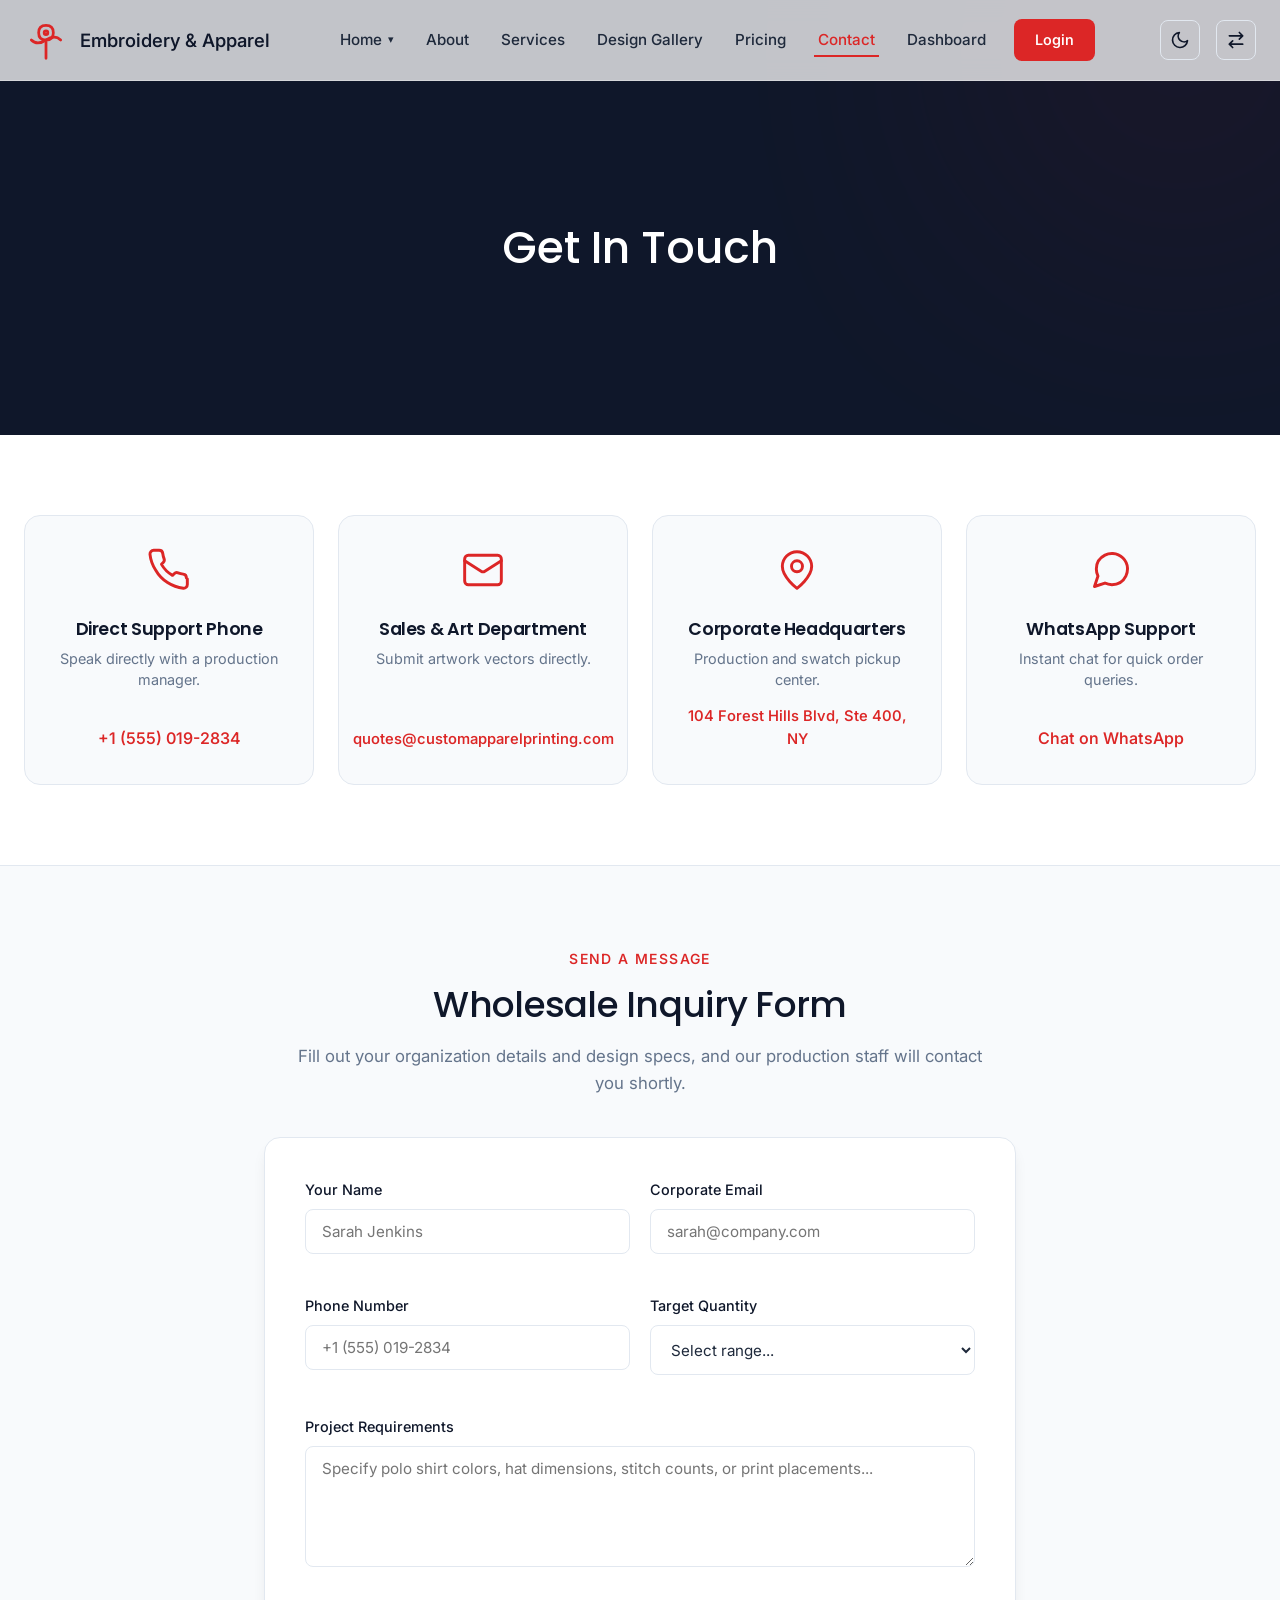
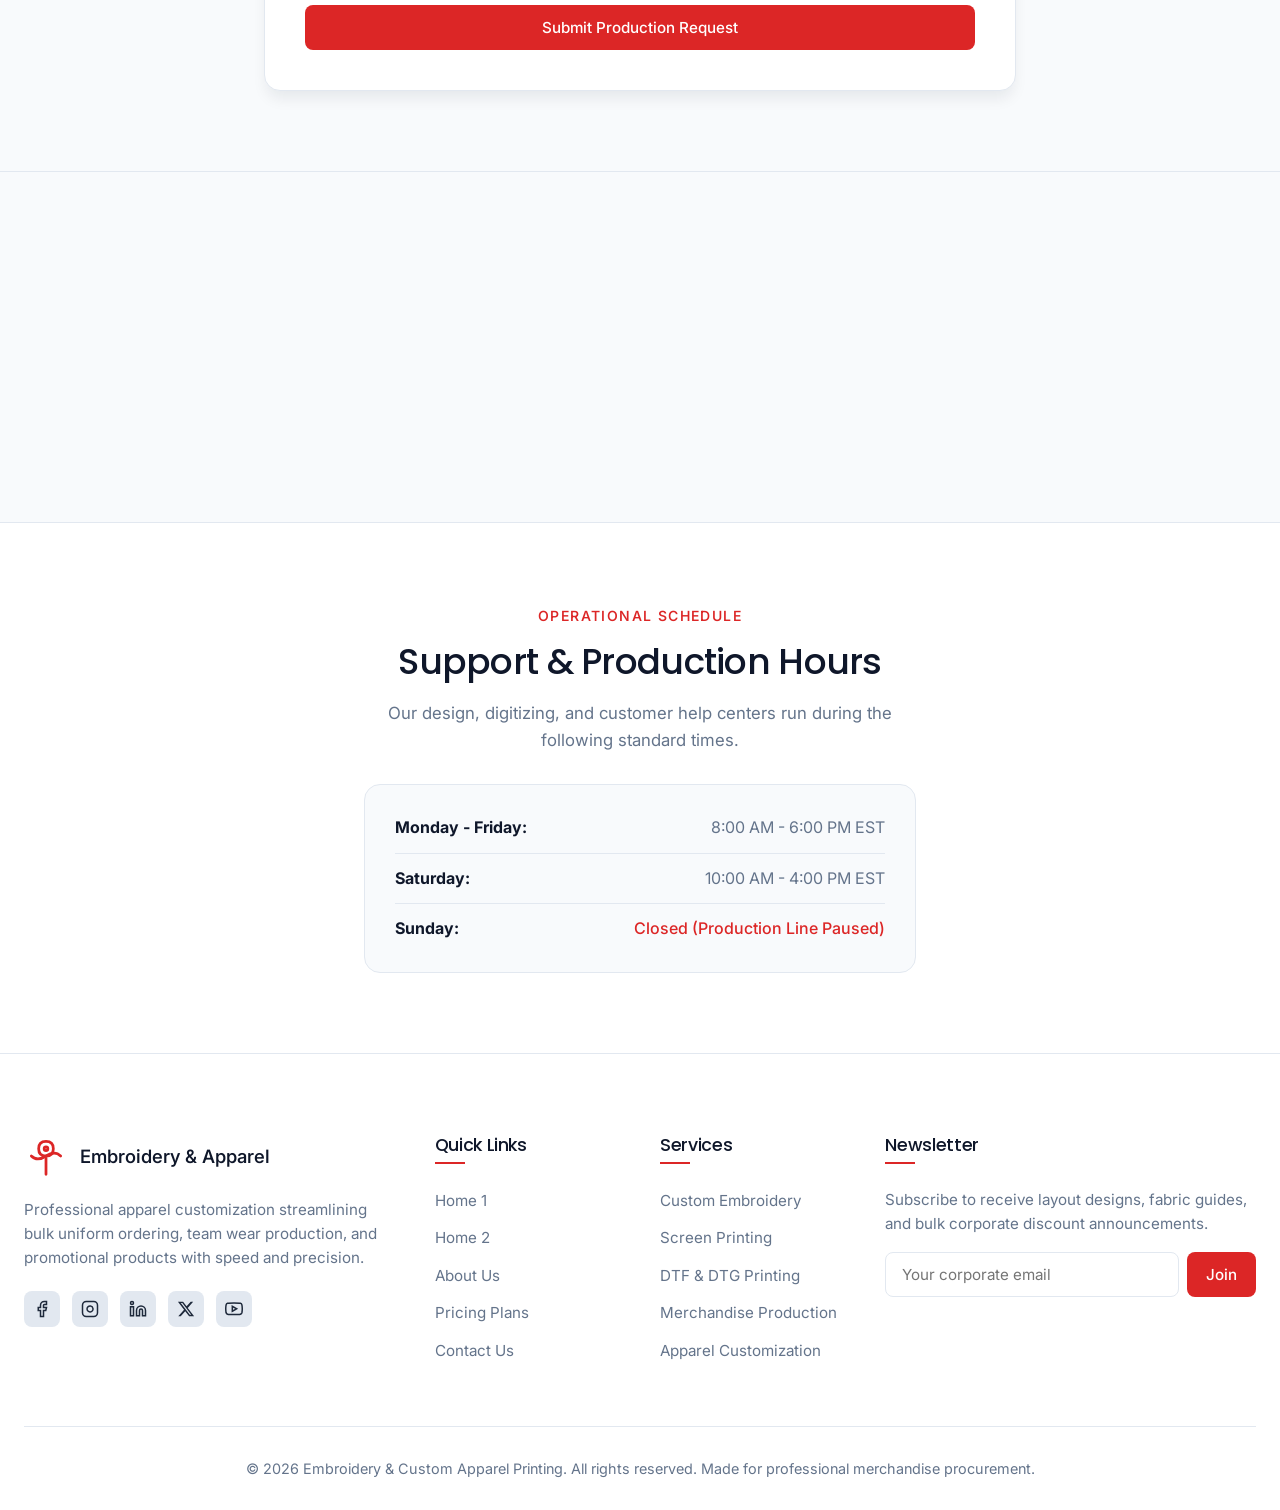
<file: contact.html>
<!DOCTYPE html>
<html lang="en">
<head>
  <meta charset="UTF-8">
  <meta name="viewport" content="width=device-width, initial-scale=1.0">
  <title>Contact Us | Embroidery & Custom Apparel Printing</title>
  <meta name="description" content="Reach out for wholesale uniform quotes, custom merchandise branding consultation, or query our operational business hours.">
  
  <!-- Open Graph Meta Tags -->
  <meta property="og:title" content="Contact Us | Embroidery & Custom Apparel Printing">
  <meta property="og:description" content="Reach out for wholesale uniform quotes, custom merchandise branding consultation, or query our operational business hours.">
  <meta property="og:image" content="https://images.unsplash.com/photo-1521572267360-ee0c2909d518?q=80&w=1200&auto=format&fit=crop">
  <meta property="og:url" content="https://customapparelprinting.com/contact">
  <meta property="og:type" content="website">

  <!-- Style Sheets -->
  <link rel="stylesheet" href="assets/css/style.css">
  <link rel="stylesheet" href="assets/css/dark-mode.css">
  <link rel="stylesheet" href="assets/css/rtl.css">
  <style>
    @keyframes heroTextReveal {
      0% { opacity: 0; transform: translateY(25px); filter: blur(4px); letter-spacing: 0.05em; }
      100% { opacity: 1; transform: translateY(0); filter: blur(0); letter-spacing: normal; }
    }
    .animated-hero-title { animation: heroTextReveal 1.2s cubic-bezier(0.16, 1, 0.3, 1) forwards; opacity: 0; }
    @media (max-width: 1024px) {
      .contact-info-grid {
        grid-template-columns: repeat(2, 1fr) !important;
      }
    }
    @media (max-width: 480px) {
      .contact-info-grid {
        grid-template-columns: 1fr !important;
      }
    }
    .contact-info-grid a {
      word-wrap: break-word;
      word-break: break-word;
    }
  </style>
  <link rel="icon" type="image/svg+xml" href="assets/images/favicon.svg">
</head>
<body>

  <!-- Sticky Navbar -->
  <header class="navbar-header">
    <div class="container navbar-container">
      <a href="index.html" class="logo">
        <svg class="logo-icon" viewBox="0 0 24 24" fill="none" stroke="currentColor" stroke-width="1.5" stroke-linecap="round" stroke-linejoin="round">
          <path d="M12 22V12M12 12c2.5 0 4-1.5 4-4s-1.5-4-4-4-4 1.5-4 4 1.5 4 4 4z"></path>
          <circle cx="12" cy="8" r="1"></circle>
          <path d="M20 12c-2-2-5-2-8 0s-6 2-8 0"></path>
        </svg>
        <div class="logo-text">
          Embroidery & Apparel
        </div>
      </a>
      <nav class="navbar-nav">
        <ul class="nav-menu">
          <li class="dropdown">
            <a href="#" class="nav-link dropdown-toggle">Home <span class="arrow">&#9662;</span></a>
            <ul class="dropdown-menu">
              <li><a href="index.html" class="dropdown-item">Home 1</a></li>
              <li><a href="home-2.html" class="dropdown-item">Home 2</a></li>
            </ul>
          </li>
          <li><a href="about.html" class="nav-link">About</a></li>
          <li><a href="services.html" class="nav-link">Services</a></li>
          <li><a href="design-gallery.html" class="nav-link">Design Gallery</a></li>
          <li><a href="pricing.html" class="nav-link">Pricing</a></li>
          <li><a href="contact.html" class="nav-link active">Contact</a></li>
          <li><a href="dashboard.html" class="nav-link">Dashboard</a></li>
          <li><a href="login.html" class="btn btn-login">Login</a></li>
        </ul>
      </nav>
      <div class="navbar-controls">
        <button id="dark-mode-toggle" class="ctrl-btn" aria-label="Toggle Dark Mode">
          <svg width="20" height="20" viewBox="0 0 24 24" fill="none" stroke="currentColor" stroke-width="2" stroke-linecap="round" stroke-linejoin="round">
            <path d="M21 12.79A9 9 0 1 1 11.21 3 7 7 0 0 0 21 12.79z"></path>
          </svg>
        </button>
        <button id="rtl-toggle" class="ctrl-btn" aria-label="Toggle Layout Direction">
          <svg width="20" height="20" viewBox="0 0 24 24" fill="none" stroke="currentColor" stroke-width="2" stroke-linecap="round" stroke-linejoin="round">
            <path d="M20 17H4M4 17l4-4M4 17l4 4M4 7h16M20 7l-4-4M20 7l-4 4" />
          </svg>
        </button>
        <button class="hamburger" aria-label="Toggle Menu" aria-expanded="false">
          <span></span>
          <span></span>
          <span></span>
        </button>
      </div>
    </div>
  </header>

  <!-- Page Hero - Section 1 -->
  <section class="page-hero" style="padding: 220px 0 160px; text-align: center;">
    <div class="container">
      <h1 class="page-hero-title animated-hero-title" style="margin-bottom: 0;">Get In Touch</h1>
    </div>
  </section>

  <!-- Section 2: Contact Information -->
  <section class="section" style="background-color: var(--color-bg-card); border-bottom: 1px solid var(--color-border);">
    <div class="container">
      <div class="contact-info-grid" style="display: grid; grid-template-columns: repeat(auto-fit, minmax(220px, 1fr)); gap: 24px; text-align: center;">
        <!-- Card 1: Phone -->
        <div style="padding: 32px 24px; border-radius: var(--border-radius-md); background: var(--color-bg); border: 1px solid var(--color-border); transition: box-shadow 0.3s ease, transform 0.3s ease; display: flex; flex-direction: column; align-items: center;" onmouseover="this.style.boxShadow='0 8px 32px rgba(220,38,38,0.10)';this.style.transform='translateY(-4px)'" onmouseout="this.style.boxShadow='none';this.style.transform='translateY(0)'">
          <div style="margin-bottom: 18px;">
            <svg width="44" height="44" viewBox="0 0 24 24" fill="none" stroke="#DC2626" stroke-width="1.6" stroke-linecap="round" stroke-linejoin="round">
              <path d="M22 16.92v3a2 2 0 0 1-2.18 2 19.79 19.79 0 0 1-8.63-3.07A19.5 19.5 0 0 1 4.69 12a19.79 19.79 0 0 1-3.07-8.67A2 2 0 0 1 3.6 1.27h3a2 2 0 0 1 2 1.72c.127.96.361 1.903.7 2.81a2 2 0 0 1-.45 2.11L7.91 8.92a16 16 0 0 0 6 6l.92-.92a2 2 0 0 1 2.11-.45c.907.339 1.85.573 2.81.7a2 2 0 0 1 1.72 2.03z"/>
            </svg>
          </div>
          <h3 style="font-size: 1.1rem; margin-bottom: 8px; font-weight: 550;">Direct Support Phone</h3>
          <p style="color: var(--color-text-muted); font-size: 0.9rem; margin-bottom: 14px; line-height: 1.5; flex-grow: 1;">Speak directly with a production manager.</p>
          <a href="tel:+15550192834" style="font-weight: 550; color: var(--color-accent); font-size: 1rem;">+1 (555) 019-2834</a>
        </div>
        <!-- Card 2: Email -->
        <div style="padding: 32px 24px; border-radius: var(--border-radius-md); background: var(--color-bg); border: 1px solid var(--color-border); transition: box-shadow 0.3s ease, transform 0.3s ease; display: flex; flex-direction: column; align-items: center;" onmouseover="this.style.boxShadow='0 8px 32px rgba(220,38,38,0.10)';this.style.transform='translateY(-4px)'" onmouseout="this.style.boxShadow='none';this.style.transform='translateY(0)'">
          <div style="margin-bottom: 18px;">
            <svg width="44" height="44" viewBox="0 0 24 24" fill="none" stroke="#DC2626" stroke-width="1.6" stroke-linecap="round" stroke-linejoin="round">
              <rect x="2" y="4" width="20" height="16" rx="2"/>
              <path d="m22 7-8.97 5.7a1.94 1.94 0 0 1-2.06 0L2 7"/>
            </svg>
          </div>
          <h3 style="font-size: 1.1rem; margin-bottom: 8px; font-weight: 550;">Sales &amp; Art Department</h3>
          <p style="color: var(--color-text-muted); font-size: 0.9rem; margin-bottom: 14px; line-height: 1.5; flex-grow: 1;">Submit artwork vectors directly.</p>
          <a href="mailto:quotes@customapparelprinting.com" style="font-weight: 550; color: var(--color-accent); font-size: 0.92rem; white-space: nowrap;">quotes@customapparelprinting.com</a>
        </div>
        <!-- Card 3: Location -->
        <div style="padding: 32px 24px; border-radius: var(--border-radius-md); background: var(--color-bg); border: 1px solid var(--color-border); transition: box-shadow 0.3s ease, transform 0.3s ease; display: flex; flex-direction: column; align-items: center;" onmouseover="this.style.boxShadow='0 8px 32px rgba(220,38,38,0.10)';this.style.transform='translateY(-4px)'" onmouseout="this.style.boxShadow='none';this.style.transform='translateY(0)'">
          <div style="margin-bottom: 18px;">
            <svg width="44" height="44" viewBox="0 0 24 24" fill="none" stroke="#DC2626" stroke-width="1.6" stroke-linecap="round" stroke-linejoin="round">
              <path d="M20 10c0 6-8 12-8 12S4 16 4 10a8 8 0 1 1 16 0z"/>
              <circle cx="12" cy="10" r="3"/>
            </svg>
          </div>
          <h3 style="font-size: 1.1rem; margin-bottom: 8px; font-weight: 550;">Corporate Headquarters</h3>
          <p style="color: var(--color-text-muted); font-size: 0.9rem; margin-bottom: 14px; line-height: 1.5; flex-grow: 1;">Production and swatch pickup center.</p>
          <span style="font-weight: 550; color: var(--color-accent); font-size: 0.92rem; display: block;">104 Forest Hills Blvd, Ste 400, NY</span>
        </div>
        <!-- Card 4: WhatsApp -->
        <div style="padding: 32px 24px; border-radius: var(--border-radius-md); background: var(--color-bg); border: 1px solid var(--color-border); transition: box-shadow 0.3s ease, transform 0.3s ease; display: flex; flex-direction: column; align-items: center;" onmouseover="this.style.boxShadow='0 8px 32px rgba(220,38,38,0.10)';this.style.transform='translateY(-4px)'" onmouseout="this.style.boxShadow='none';this.style.transform='translateY(0)'">
          <div style="margin-bottom: 18px;">
            <svg width="44" height="44" viewBox="0 0 24 24" fill="none" stroke="#DC2626" stroke-width="1.6" stroke-linecap="round" stroke-linejoin="round">
              <path d="M21 11.5a8.38 8.38 0 0 1-.9 3.8 8.5 8.5 0 0 1-7.6 4.7 8.38 8.38 0 0 1-3.8-.9L3 21l1.9-5.7a8.38 8.38 0 0 1-.9-3.8 8.5 8.5 0 0 1 4.7-7.6 8.38 8.38 0 0 1 3.8-.9h.5a8.48 8.48 0 0 1 8 8v.5z"/>
            </svg>
          </div>
          <h3 style="font-size: 1.1rem; margin-bottom: 8px; font-weight: 550;">WhatsApp Support</h3>
          <p style="color: var(--color-text-muted); font-size: 0.9rem; margin-bottom: 14px; line-height: 1.5; flex-grow: 1;">Instant chat for quick order queries.</p>
          <a href="https://wa.me/15550192834" target="_blank" style="font-weight: 550; color: var(--color-accent); font-size: 1rem;">Chat on WhatsApp</a>
        </div>
      </div>
    </div>
  </section>




  <!-- Section 4: Contact Form -->
  <section class="section">
    <div class="container" style="max-width: 800px;">
      <div class="section-title-wrapper" style="margin-bottom: 40px;">
        <span class="section-subtitle">Send A Message</span>
        <h2 class="section-title">Wholesale Inquiry Form</h2>
        <p class="section-desc">Fill out your organization details and design specs, and our production staff will contact you shortly.</p>
      </div>
      <form class="wholesale-contact-form" data-validate style="background-color: var(--color-bg-card); border: 1px solid var(--color-border); border-radius: var(--border-radius-md); padding: 40px; box-shadow: var(--shadow-md);">
        <div class="form-grid">
          <div class="form-group">
            <label class="form-label" for="contact-name">Your Name</label>
            <input type="text" id="contact-name" class="form-input" placeholder="Sarah Jenkins" required>
            <span class="form-error-msg">Full name is required</span>
          </div>
          <div class="form-group">
            <label class="form-label" for="contact-email">Corporate Email</label>
            <input type="email" id="contact-email" class="form-input" placeholder="sarah@company.com" required>
            <span class="form-error-msg">A valid corporate email is required</span>
          </div>
        </div>
        <div class="form-grid">
          <div class="form-group">
            <label class="form-label" for="contact-phone">Phone Number</label>
            <input type="tel" id="contact-phone" class="form-input" placeholder="+1 (555) 019-2834" required>
            <span class="form-error-msg">A valid contact phone is required</span>
          </div>
          <div class="form-group">
            <label class="form-label" for="contact-qty">Target Quantity</label>
            <select id="contact-qty" class="form-input" style="height: 50px;" required aria-label="Order Quantity">
              <option value="">Select range...</option>
              <option value="starter">12 - 49 pieces (Starter)</option>
              <option value="growth">50 - 199 pieces (Growth)</option>
              <option value="enterprise">200 - 999 pieces (Enterprise)</option>
              <option value="bulk">1,000+ pieces (Custom Contract)</option>
            </select>
            <span class="form-error-msg">Please select your order size</span>
          </div>
        </div>
        <div class="form-group" style="margin-bottom: 30px;">
          <label class="form-label" for="contact-notes">Project Requirements</label>
          <textarea id="contact-notes" class="form-input" rows="5" placeholder="Specify polo shirt colors, hat dimensions, stitch counts, or print placements..." required></textarea>
          <span class="form-error-msg">Project requirements are required</span>
        </div>
        <button type="submit" class="btn btn-primary btn-block">Submit Production Request</button>
      </form>
    </div>
  </section>

  <!-- Section 5: Google Map -->
  <section class="section" style="padding: 0; border-top: 1px solid var(--color-border);">
    <iframe src="https://maps.google.com/maps?q=104%20Forest%20Hills%20Blvd,%20Queens,%20NY&t=&z=15&ie=UTF8&iwloc=&output=embed" width="100%" height="350" style="border:0; display: block;" allowfullscreen="" loading="lazy"></iframe>
  </section>

  <!-- Section 6: Business Hours -->
  <section class="section" style="background-color: var(--color-bg-card); border-top: 1px solid var(--color-border);">
    <div class="container" style="max-width: 600px;">
      <div class="section-title-wrapper" style="margin-bottom: 30px;">
        <span class="section-subtitle">Operational Schedule</span>
        <h2 class="section-title">Support & Production Hours</h2>
        <p class="section-desc">Our design, digitizing, and customer help centers run during the following standard times.</p>
      </div>
      <div style="background-color: var(--color-bg); border: 1px solid var(--color-border); border-radius: var(--border-radius-md); padding: 30px;">
        <div style="display: flex; justify-content: space-between; border-bottom: 1px solid var(--color-border); padding-bottom: 12px; margin-bottom: 12px;">
          <strong style="color: var(--color-primary);">Monday - Friday:</strong>
          <span style="color: var(--color-text-muted);">8:00 AM - 6:00 PM EST</span>
        </div>
        <div style="display: flex; justify-content: space-between; border-bottom: 1px solid var(--color-border); padding-bottom: 12px; margin-bottom: 12px;">
          <strong style="color: var(--color-primary);">Saturday:</strong>
          <span style="color: var(--color-text-muted);">10:00 AM - 4:00 PM EST</span>
        </div>
        <div style="display: flex; justify-content: space-between;">
          <strong style="color: var(--color-primary);">Sunday:</strong>
          <span style="color: var(--color-accent); font-weight: 500;">Closed (Production Line Paused)</span>
        </div>
      </div>
    </div>
  </section>

  <!-- Sticky Footer -->
  <footer class="footer">
    <div class="container">
      <div class="footer-grid">
        <div>
          <a href="index.html" class="logo" style="margin-bottom: 20px;">
            <svg class="logo-icon" viewBox="0 0 24 24" fill="none" stroke="currentColor" stroke-width="1.5"
              stroke-linecap="round" stroke-linejoin="round">
              <path d="M12 22V12M12 12c2.5 0 4-1.5 4-4s-1.5-4-4-4-4 1.5-4 4 1.5 4 4 4z"></path>
              <circle cx="12" cy="8" r="1"></circle>
              <path d="M20 12c-2-2-5-2-8 0s-6 2-8 0"></path>
            </svg>
            <div class="logo-text">
              Embroidery & Apparel
            </div>
          </a>
          <p class="footer-col-desc">
            Professional apparel customization streamlining bulk uniform ordering, team wear production, and promotional products with speed and precision.
          </p>
                    <div class="social-links">
            <a href="https://facebook.com" class="social-link" target="_blank" aria-label="Facebook"><svg width="18" height="18" viewBox="0 0 24 24" fill="none" stroke="currentColor" stroke-width="2"><path d="M18 2h-3a5 5 0 0 0-5 5v3H7v4h3v8h4v-8h3l1-4h-4V7a1 1 0 0 1 1-1h3z"></path></svg></a>
            <a href="https://instagram.com" class="social-link" target="_blank" aria-label="Instagram"><svg width="18" height="18" viewBox="0 0 24 24" fill="none" stroke="currentColor" stroke-width="2"><rect x="2" y="2" width="20" height="20" rx="5" ry="5"></rect><path d="M16 11.37A4 4 0 1 1 12.63 8 4 4 0 0 1 16 11.37z"></path><line x1="17.5" y1="6.5" x2="17.51" y2="6.5"></line></svg></a>
            <a href="https://linkedin.com" class="social-link" target="_blank" aria-label="LinkedIn"><svg width="18" height="18" viewBox="0 0 24 24" fill="none" stroke="currentColor" stroke-width="2"><path d="M16 8a6 6 0 0 1 6 6v7h-4v-7a2 2 0 0 0-2-2 2 2 0 0 0-2 2v7h-4v-7a6 6 0 0 1 6-6z"></path><rect x="2" y="9" width="4" height="12"></rect><circle cx="4" cy="4" r="2"></circle></svg></a>
            <a href="https://twitter.com" class="social-link" target="_blank" aria-label="X"><svg width="18" height="18" viewBox="0 0 24 24" fill="currentColor"><path d="M18.244 2.25h3.308l-7.227 8.26 8.502 11.24H16.17l-5.214-6.817L4.99 21.75H1.68l7.73-8.835L1.254 2.25H8.08l4.713 6.231zm-1.161 17.52h1.833L7.084 4.126H5.117z"/></svg></a>
            <a href="https://youtube.com" class="social-link" target="_blank" aria-label="YouTube"><svg width="18" height="18" viewBox="0 0 24 24" fill="none" stroke="currentColor" stroke-width="2"><path d="M22.54 6.42a2.78 2.78 0 0 0-1.94-2C18.88 4 12 4 12 4s-6.88 0-8.6.46a2.78 2.78 0 0 0-1.94 2A29 29 0 0 0 1 11.75a29 29 0 0 0 .46 5.33A2.78 2.78 0 0 0 3.4 19c1.72.46 8.6.46 8.6.46s6.88 0 8.6-.46a2.78 2.78 0 0 0 1.94-2 29 29 0 0 0 .46-5.25 29 29 0 0 0-.46-5.33z"></path><polygon points="9.75 15.02 15.5 11.75 9.75 8.48 9.75 15.02"></polygon></svg></a>
          </div>
        </div>
        <div>
          <h4 class="footer-col-title">Quick Links</h4>
          <ul class="footer-links">
            <li><a href="index.html">Home 1</a></li>
            <li><a href="home-2.html">Home 2</a></li>
            <li><a href="about.html">About Us</a></li>
            <li><a href="pricing.html">Pricing Plans</a></li>
            <li><a href="contact.html">Contact Us</a></li>
          </ul>
        </div>
        <div>
          <h4 class="footer-col-title">Services</h4>
          <ul class="footer-links">
            <li><a href="services-details.html">Custom Embroidery</a></li>
            <li><a href="services-details.html">Screen Printing</a></li>
            <li><a href="services-details.html">DTF & DTG Printing</a></li>
            <li><a href="services-details.html">Merchandise Production</a></li>
            <li><a href="services.html">Apparel Customization</a></li>
          </ul>
        </div>
        <div>
          <h4 class="footer-col-title">Newsletter</h4>
          <p class="newsletter-text">Subscribe to receive layout designs, fabric guides, and bulk corporate discount announcements.</p>
          <form class="newsletter-form" data-validate>
            <div class="form-group" style="margin-bottom:0; flex-grow:1;">
              <input type="email" class="form-input newsletter-input" placeholder="Your corporate email" required aria-label="Email Address">
              <span class="form-error-msg">Please enter a valid email</span>
            </div>
            <button type="submit" class="btn btn-primary" style="padding:12px 18px;">Join</button>
          </form>
        </div>
      </div>
      <div class="footer-bottom">
        <p>&copy; 2026 Embroidery & Custom Apparel Printing. All rights reserved. Made for professional merchandise procurement.</p>
      </div>
    </div>
  </footer>

  <!-- Scripts -->
  <script src="assets/js/main.js"></script>
</body>
</html>
</file>
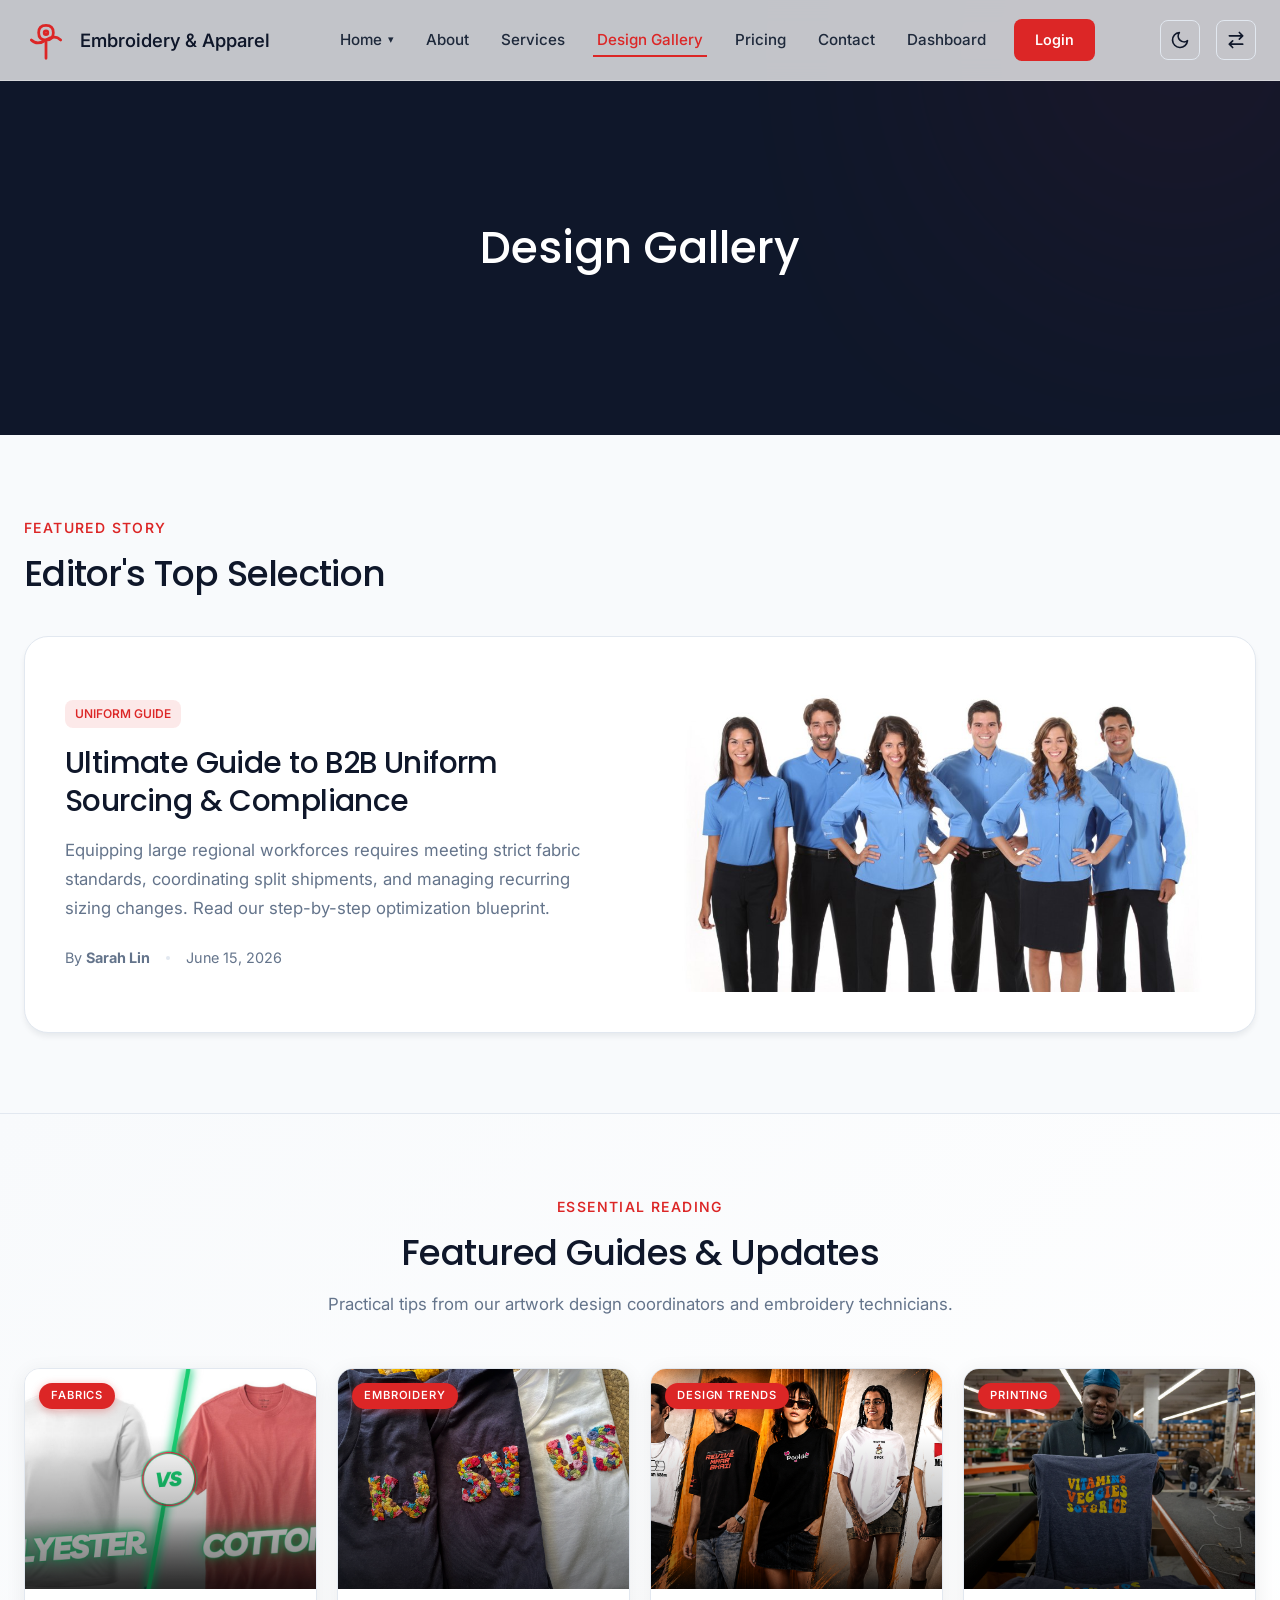
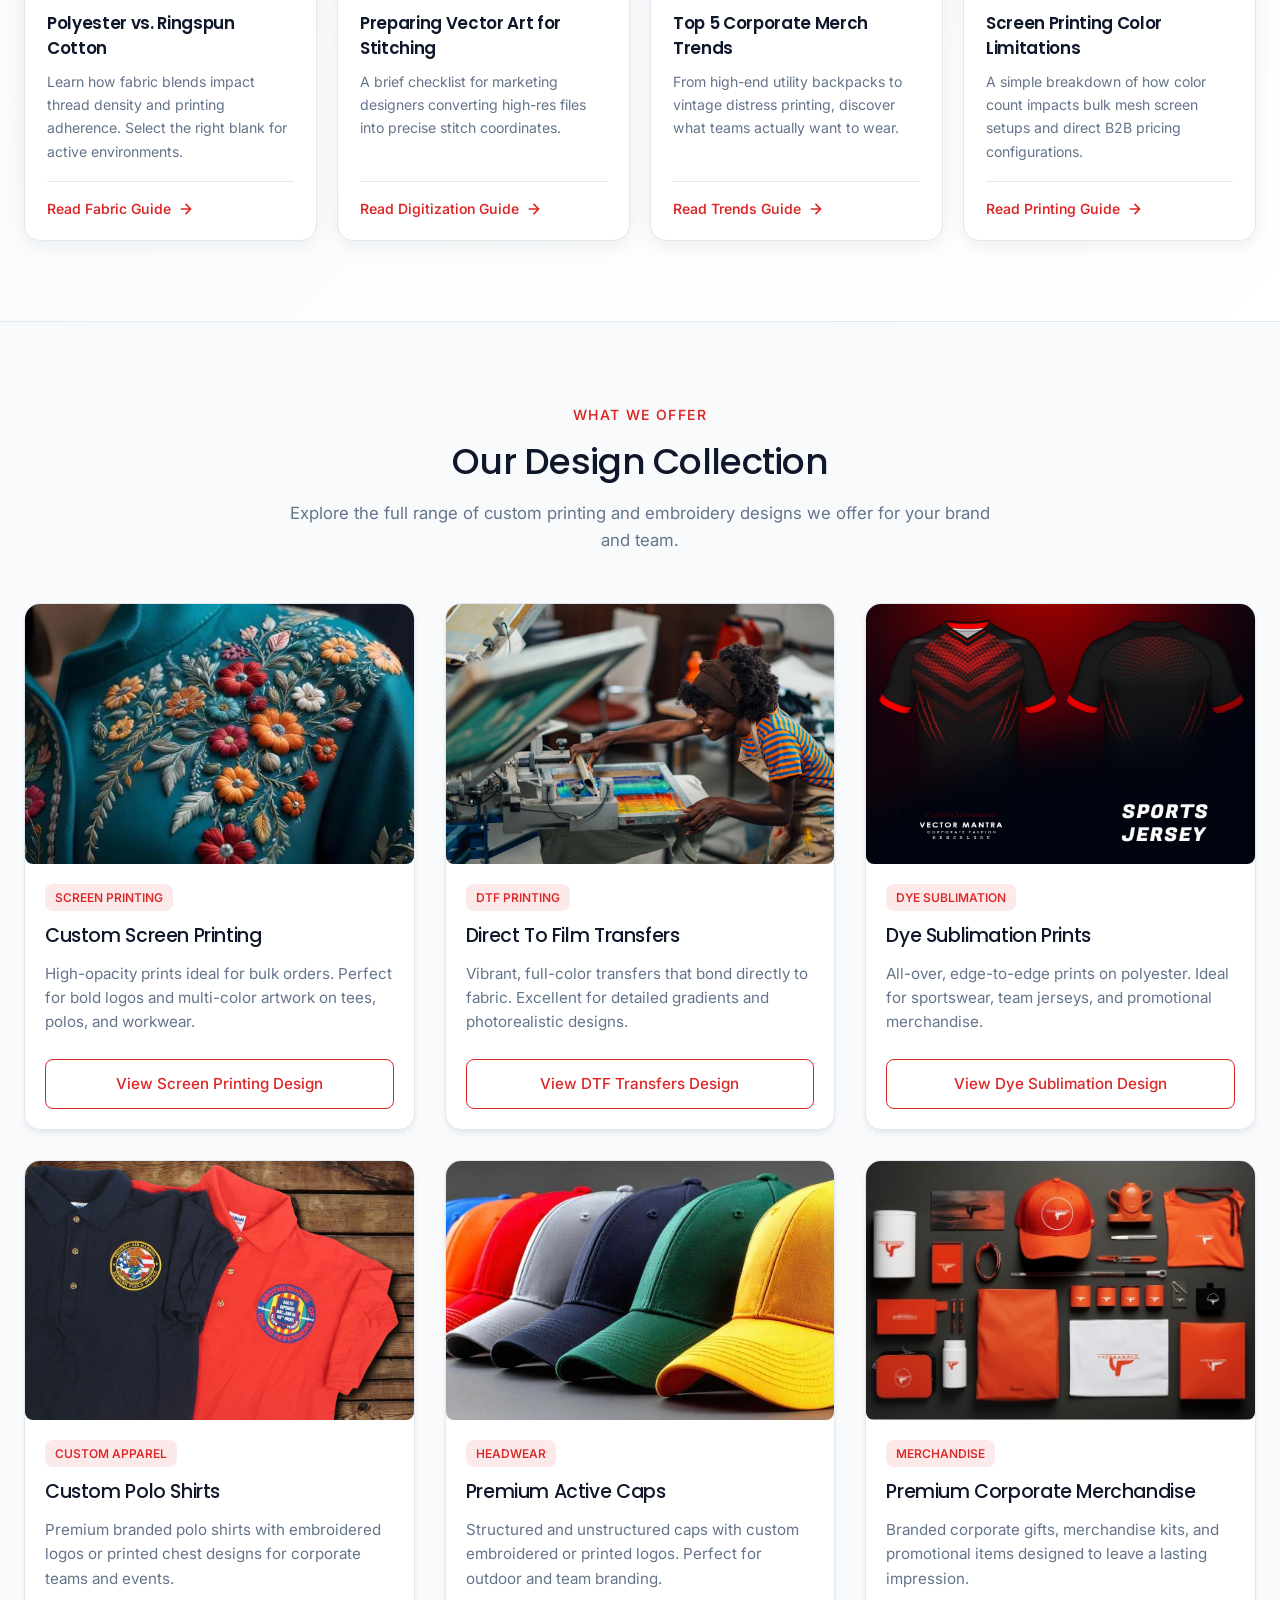
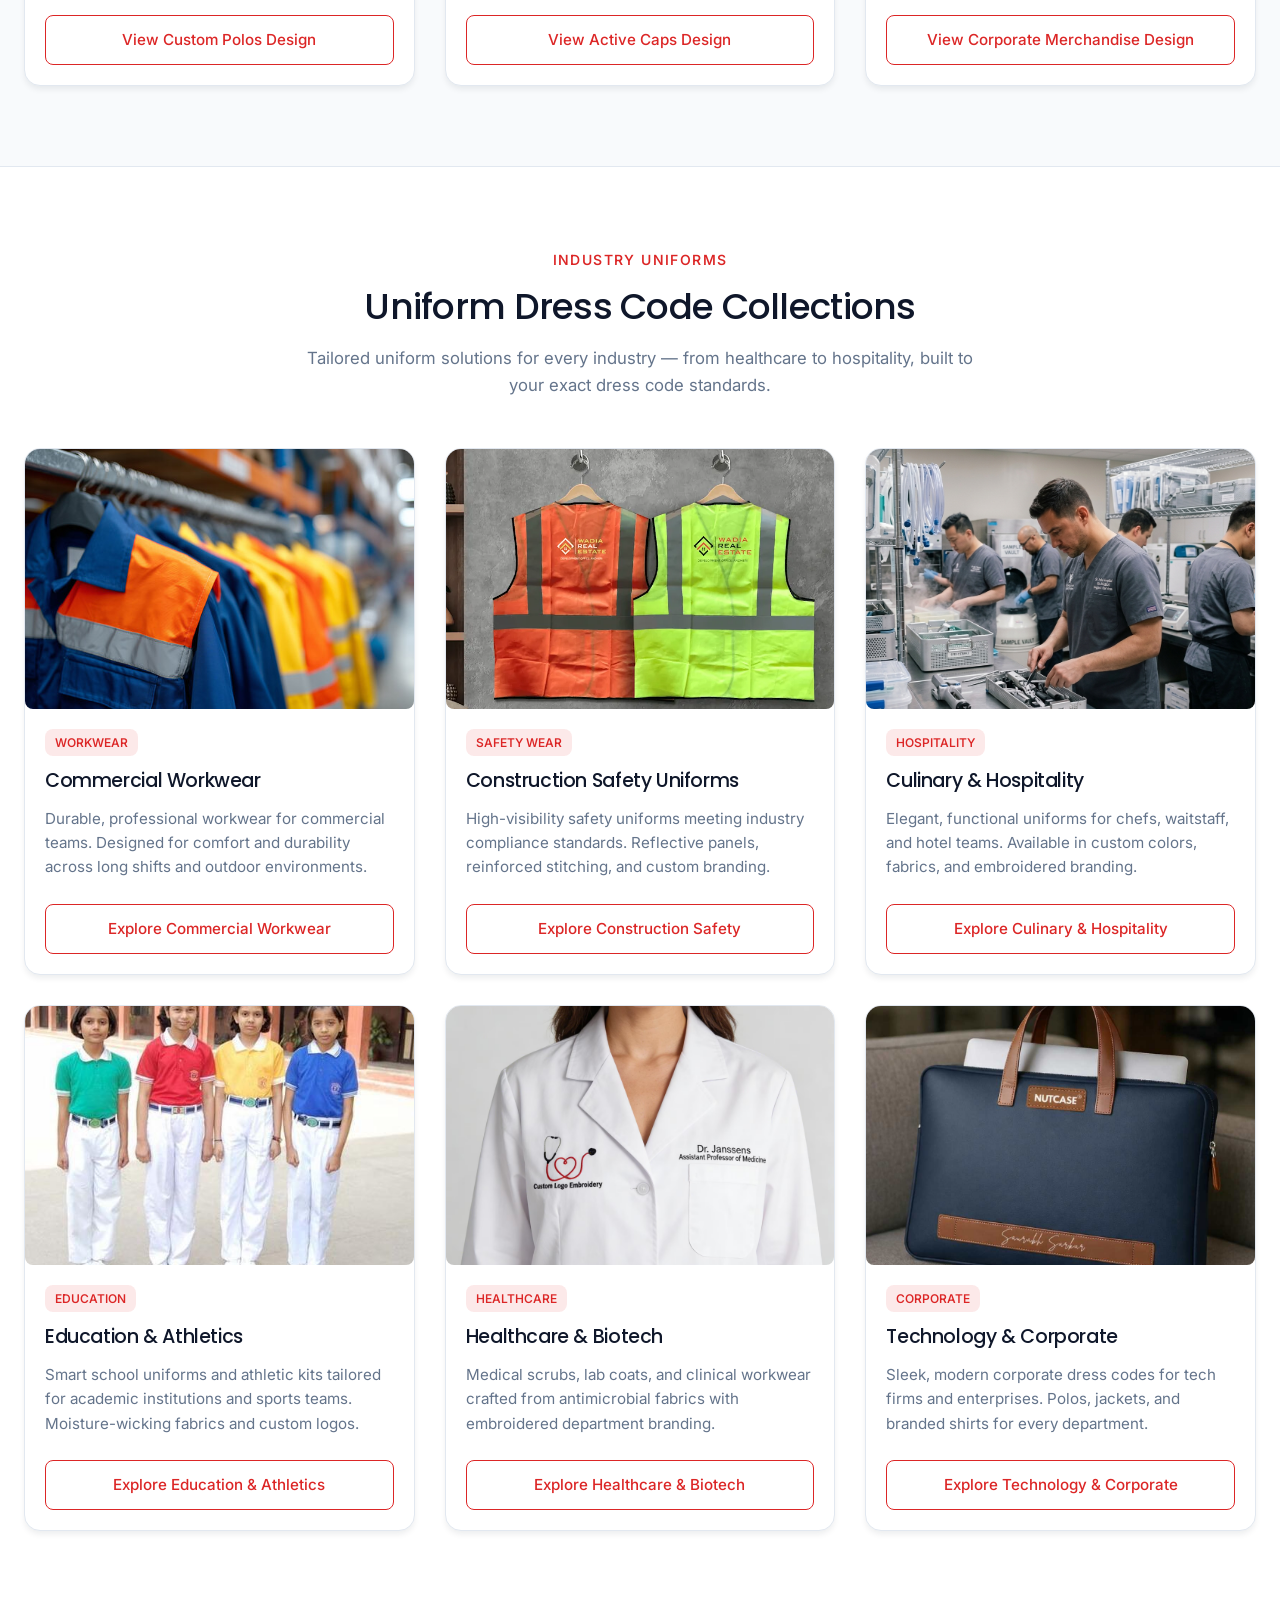
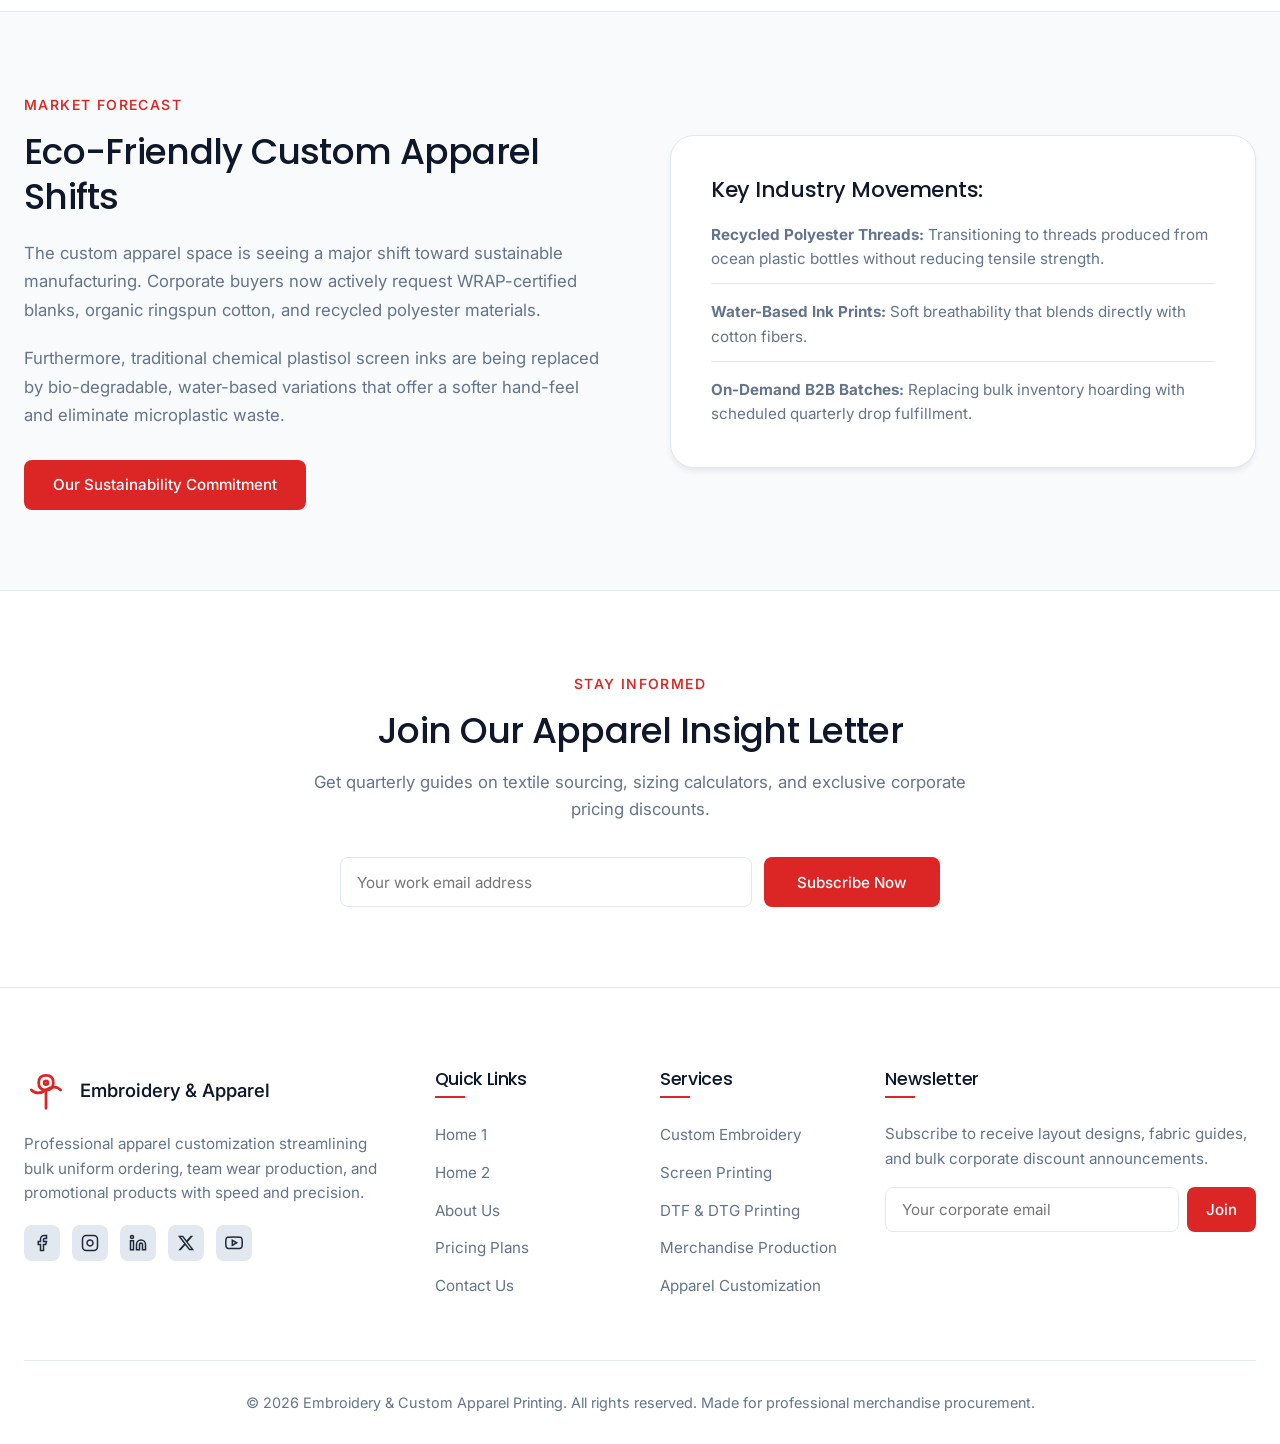
<file: design-gallery.html>
<!DOCTYPE html>
<html lang="en">
<head>
  <meta charset="UTF-8">
  <meta name="viewport" content="width=device-width, initial-scale=1.0">
  <title>Design Gallery | Embroidery & Custom Apparel Printing</title>
  <meta name="description" content="Browse our custom apparel design gallery. Discover professional tips on choosing fabrics, preparing logo vectors, and matching thread weights.">
  
  <!-- Open Graph Meta Tags -->
  <meta property="og:title" content="Design Gallery | Embroidery & Custom Apparel Printing">
  <meta property="og:description" content="Browse our custom apparel design gallery. Discover professional tips on choosing fabrics, preparing logo vectors, and matching thread weights.">
  <meta property="og:image" content="https://images.unsplash.com/photo-1556821840-3a63f95609a7?q=80&w=1200&auto=format&fit=crop">
  <meta property="og:url" content="https://customapparelprinting.com/design-gallery">
  <meta property="og:type" content="website">

  <!-- Style Sheets -->
  <link rel="stylesheet" href="assets/css/style.css">
  <link rel="stylesheet" href="assets/css/dark-mode.css">
  <link rel="stylesheet" href="assets/css/rtl.css">
  <style>
    @keyframes heroTextReveal {
      0% { opacity: 0; transform: translateY(25px); filter: blur(4px); letter-spacing: 0.05em; }
      100% { opacity: 1; transform: translateY(0); filter: blur(0); letter-spacing: normal; }
    }
    .animated-hero-title { animation: heroTextReveal 1.2s cubic-bezier(0.16, 1, 0.3, 1) forwards; opacity: 0; }

    /* Responsive Grid for Gallery Cards */
    .gallery-grid {
      display: grid;
      grid-template-columns: repeat(3, 1fr);
      gap: 30px;
    }

    /* Editor's Featured Selection Grid */
    .featured-story-grid {
      display: grid;
      grid-template-columns: 1fr 1fr;
      gap: 40px;
      align-items: center;
      background-color: var(--color-bg-card);
      border: 1px solid var(--color-border);
      border-radius: var(--border-radius-lg);
      padding: 40px;
      box-shadow: var(--shadow-sm);
    }

    .section-title-wrapper-left {
      text-align: left;
      margin-left: 0;
      max-width: 100%;
    }

    @media (max-width: 768px) {
      /* Stack grids one-by-one */
      .gallery-grid {
        grid-template-columns: 1fr !important;
        gap: 30px;
      }
      
      .featured-story-grid {
        grid-template-columns: 1fr !important;
        gap: 30px;
        padding: 24px;
        text-align: center;
      }

      .featured-story-grid div {
        text-align: center;
        display: flex;
        flex-direction: column;
        align-items: center;
      }

      .featured-story-grid div div[style*="display: flex"] {
        justify-content: center;
      }

      .featured-story-grid img {
        margin: 0 auto;
      }

      /* Section Heading Center Alignment */
      .section-title-wrapper-left {
        text-align: center !important;
        margin-left: auto !important;
        margin-right: auto !important;
      }

      /* Cards Centering */
      .card-item {
        text-align: center;
        align-items: center;
      }
      
      .card-body {
        align-items: center;
        text-align: center;
      }

      .card-badge {
        align-self: center !important;
      }

      .card-btn {
        align-self: center !important;
        width: 100%;
        max-width: 280px;
      }

      /* Magazine style cards centering */
      .mag-card {
        text-align: center;
        align-items: center;
      }

      .mag-card-body {
        align-items: center;
        text-align: center;
      }

      .mag-card-cta {
        justify-content: center;
      }

      /* Eco-friendly custom section alignment */
      .ecofriendly-grid {
        text-align: center;
      }
      
      .ecofriendly-grid h2,
      .ecofriendly-grid h3 {
        text-align: center;
      }

      .ecofriendly-grid ul {
        text-align: left;
        max-width: 450px;
        margin: 0 auto;
      }
    }
  </style>
  <link rel="icon" type="image/svg+xml" href="assets/images/favicon.svg">
</head>
<body>

  <!-- Sticky Navbar -->
  <header class="navbar-header">
    <div class="container navbar-container">
      <a href="index.html" class="logo">
        <svg class="logo-icon" viewBox="0 0 24 24" fill="none" stroke="currentColor" stroke-width="1.5" stroke-linecap="round" stroke-linejoin="round">
          <path d="M12 22V12M12 12c2.5 0 4-1.5 4-4s-1.5-4-4-4-4 1.5-4 4 1.5 4 4 4z"></path>
          <circle cx="12" cy="8" r="1"></circle>
          <path d="M20 12c-2-2-5-2-8 0s-6 2-8 0"></path>
        </svg>
        <div class="logo-text">
          Embroidery & Apparel
        </div>
      </a>
      <nav class="navbar-nav">
        <ul class="nav-menu">
          <li class="dropdown">
            <a href="#" class="nav-link dropdown-toggle">Home <span class="arrow">&#9662;</span></a>
            <ul class="dropdown-menu">
              <li><a href="index.html" class="dropdown-item">Home 1</a></li>
              <li><a href="home-2.html" class="dropdown-item">Home 2</a></li>
            </ul>
          </li>
          <li><a href="about.html" class="nav-link">About</a></li>
          <li><a href="services.html" class="nav-link">Services</a></li>
          <li><a href="design-gallery.html" class="nav-link active">Design Gallery</a></li>
          <li><a href="pricing.html" class="nav-link">Pricing</a></li>
          <li><a href="contact.html" class="nav-link">Contact</a></li>
          <li><a href="dashboard.html" class="nav-link">Dashboard</a></li>
          <li><a href="login.html" class="btn btn-login">Login</a></li>
        </ul>
      </nav>
      <div class="navbar-controls">
        <button id="dark-mode-toggle" class="ctrl-btn" aria-label="Toggle Dark Mode">
          <svg width="20" height="20" viewBox="0 0 24 24" fill="none" stroke="currentColor" stroke-width="2" stroke-linecap="round" stroke-linejoin="round">
            <path d="M21 12.79A9 9 0 1 1 11.21 3 7 7 0 0 0 21 12.79z"></path>
          </svg>
        </button>
        <button id="rtl-toggle" class="ctrl-btn" aria-label="Toggle Layout Direction">
          <svg width="20" height="20" viewBox="0 0 24 24" fill="none" stroke="currentColor" stroke-width="2" stroke-linecap="round" stroke-linejoin="round">
            <path d="M20 17H4M4 17l4-4M4 17l4 4M4 7h16M20 7l-4-4M20 7l-4 4" />
          </svg>
        </button>
        <button class="hamburger" aria-label="Toggle Menu" aria-expanded="false">
          <span></span>
          <span></span>
          <span></span>
        </button>
      </div>
    </div>
  </header>

  <!-- Page Hero - Section 1 -->
  <section class="page-hero" style="padding: 220px 0 160px; text-align: center;">
    <div class="container">
      <h1 class="page-hero-title animated-hero-title" style="margin-bottom: 0;">Design Gallery</h1>
    </div>
  </section>

  <!-- Section 2: Latest Articles -->
  <section class="section">
    <div class="container">
      <div class="section-title-wrapper section-title-wrapper-left" style="margin-bottom: 40px;">
        <span class="section-subtitle">Featured Story</span>
        <h2 style="font-size: 2.25rem;">Editor's Top Selection</h2>
      </div>
      <div class="featured-story-grid">
        <div>
          <span style="display: inline-block; background-color: rgba(220, 38, 38, 0.1); color: var(--color-accent); padding: 4px 10px; border-radius: var(--border-radius-sm); font-size: 0.75rem; font-weight: 550; margin-bottom: 16px; text-transform: uppercase;">Uniform Guide</span>
          <h3 style="font-size: 1.85rem; margin-bottom: 16px; line-height: 1.3;"><a href="design-details.html?id=b2b-sourcing">Ultimate Guide to B2B Uniform Sourcing & Compliance</a></h3>
          <p style="color: var(--color-text-muted); font-size: 1.05rem; margin-bottom: 24px; line-height: 1.7;">
            Equipping large regional workforces requires meeting strict fabric standards, coordinating split shipments, and managing recurring sizing changes. Read our step-by-step optimization blueprint.
          </p>
          <div style="display: flex; gap: 16px; align-items: center;">
            <div style="font-size: 0.9rem; color: var(--color-text-muted);">By <strong>Sarah Lin</strong></div>
            <div style="width: 4px; height: 4px; background-color: var(--color-border); border-radius: 50%;"></div>
            <div style="font-size: 0.9rem; color: var(--color-text-muted);">June 15, 2026</div>
          </div>
        </div>
        <div>
          <img src="assets/images/B2B Uniform Sourcing &amp; Compliance.png" alt="B2B Uniform Sourcing &amp; Compliance" style="border-radius: var(--border-radius-md); width: 100%; height: auto; object-fit: contain; display: block;" loading="lazy">
        </div>
      </div>
    </div>
  </section>

  <!-- Section 3: 4 Featured Blogs (4 Cards) - Premium Magazine Style -->
  <style>
    .mag-card-grid {
      display: grid;
      grid-template-columns: repeat(4, 1fr);
      gap: 20px;
    }
    @media (max-width: 1024px) { .mag-card-grid { grid-template-columns: repeat(2, 1fr); } }
    @media (max-width: 600px)  { .mag-card-grid { grid-template-columns: 1fr; } }

    .mag-card {
      border-radius: 16px;
      overflow: hidden;
      background: var(--color-bg-card);
      border: 1px solid var(--color-border);
      box-shadow: 0 4px 20px rgba(0,0,0,0.07);
      display: flex;
      flex-direction: column;
      transition: transform 0.35s cubic-bezier(.22,.61,.36,1), box-shadow 0.35s ease;
    }
    .mag-card:hover {
      transform: translateY(-10px);
      box-shadow: 0 20px 50px rgba(0,0,0,0.14);
    }

    /* Image panel with gradient overlay */
    .mag-card-img {
      position: relative;
      width: 100%;
      height: 220px;
      overflow: hidden;
    }
    .mag-card-img img {
      width: 100%;
      height: 100%;
      object-fit: cover;
      transition: transform 0.5s ease;
      display: block;
    }
    .mag-card:hover .mag-card-img img {
      transform: scale(1.08);
    }
    .mag-card-img-overlay {
      position: absolute;
      inset: 0;
      background: linear-gradient(to bottom, rgba(0,0,0,0) 30%, rgba(0,0,0,0.55) 100%);
      pointer-events: none;
    }
    .mag-card-badge {
      position: absolute;
      top: 14px;
      left: 14px;
      background: var(--color-accent);
      color: #fff;
      font-size: 0.7rem;
      font-weight: 550;
      letter-spacing: 0.08em;
      text-transform: uppercase;
      padding: 4px 12px;
      border-radius: 50px;
      box-shadow: 0 2px 8px rgba(220,38,38,0.35);
    }

    /* Card body */
    .mag-card-body {
      padding: 22px 22px 20px;
      display: flex;
      flex-direction: column;
      flex-grow: 1;
    }
    .mag-card-title {
      font-size: 1.05rem;
      font-weight: 550;
      color: var(--color-primary);
      line-height: 1.45;
      margin-bottom: 10px;
    }
    .mag-card-text {
      font-size: 0.88rem;
      color: var(--color-text-muted);
      line-height: 1.65;
      flex-grow: 1;
      margin-bottom: 18px;
    }
    .mag-card-cta {
      display: inline-flex;
      align-items: center;
      gap: 7px;
      font-size: 0.875rem;
      font-weight: 550;
      color: var(--color-accent);
      text-decoration: none;
      transition: gap 0.25s ease, color 0.25s ease;
    }
    .mag-card-cta svg {
      width: 16px;
      height: 16px;
      flex-shrink: 0;
      transition: transform 0.25s ease;
    }
    .mag-card-cta:hover {
      gap: 12px;
      color: var(--color-accent-hover);
    }
    .mag-card-cta:hover svg {
      transform: translateX(4px);
    }

    /* Divider line above CTA */
    .mag-card-divider {
      height: 1px;
      background: var(--color-border);
      margin-bottom: 16px;
    }
  </style>

  <section class="section" style="background: linear-gradient(135deg, var(--color-bg) 0%, var(--color-bg-card) 100%); border-top: 1px solid var(--color-border); border-bottom: 1px solid var(--color-border);">
    <div class="container">
      <div class="section-title-wrapper">
        <span class="section-subtitle">Essential Reading</span>
        <h2 class="section-title">Featured Guides &amp; Updates</h2>
        <p class="section-desc">Practical tips from our artwork design coordinators and embroidery technicians.</p>
      </div>
      <div class="mag-card-grid">

        <!-- Card 1 -->
        <div class="mag-card">
          <div class="mag-card-img">
            <img src="assets/images/Polyester vs. Ringspun Cotton.png" alt="Polyester vs. Ringspun Cotton" loading="lazy">
            <div class="mag-card-img-overlay"></div>
            <span class="mag-card-badge">Fabrics</span>
          </div>
          <div class="mag-card-body">
            <h3 class="mag-card-title">Polyester vs. Ringspun Cotton</h3>
            <p class="mag-card-text">Learn how fabric blends impact thread density and printing adherence. Select the right blank for active environments.</p>
            <div class="mag-card-divider"></div>
            <a href="design-details.html?id=polyester-cotton" class="mag-card-cta">
              Read Fabric Guide
              <svg viewBox="0 0 24 24" fill="none" stroke="currentColor" stroke-width="2.5" stroke-linecap="round" stroke-linejoin="round"><path d="M5 12h14M12 5l7 7-7 7"/></svg>
            </a>
          </div>
        </div>

        <!-- Card 2 -->
        <div class="mag-card">
          <div class="mag-card-img">
            <img src="assets/images/Preparing Vector Art for Stitching.png" alt="Preparing Vector Art for Stitching" loading="lazy">
            <div class="mag-card-img-overlay"></div>
            <span class="mag-card-badge">Embroidery</span>
          </div>
          <div class="mag-card-body">
            <h3 class="mag-card-title">Preparing Vector Art for Stitching</h3>
            <p class="mag-card-text">A brief checklist for marketing designers converting high-res files into precise stitch coordinates.</p>
            <div class="mag-card-divider"></div>
            <a href="design-details.html?id=vector-art" class="mag-card-cta">
              Read Digitization Guide
              <svg viewBox="0 0 24 24" fill="none" stroke="currentColor" stroke-width="2.5" stroke-linecap="round" stroke-linejoin="round"><path d="M5 12h14M12 5l7 7-7 7"/></svg>
            </a>
          </div>
        </div>

        <!-- Card 3 -->
        <div class="mag-card">
          <div class="mag-card-img">
            <img src="assets/images/Top 5 Corporate Merch Trends dress hd images.png" alt="Top 5 Corporate Merch Trends" loading="lazy">
            <div class="mag-card-img-overlay"></div>
            <span class="mag-card-badge">Design Trends</span>
          </div>
          <div class="mag-card-body">
            <h3 class="mag-card-title">Top 5 Corporate Merch Trends</h3>
            <p class="mag-card-text">From high-end utility backpacks to vintage distress printing, discover what teams actually want to wear.</p>
            <div class="mag-card-divider"></div>
            <a href="design-details.html?id=merch-trends" class="mag-card-cta">
              Read Trends Guide
              <svg viewBox="0 0 24 24" fill="none" stroke="currentColor" stroke-width="2.5" stroke-linecap="round" stroke-linejoin="round"><path d="M5 12h14M12 5l7 7-7 7"/></svg>
            </a>
          </div>
        </div>

        <!-- Card 4 -->
        <div class="mag-card">
          <div class="mag-card-img">
            <img src="assets/images/Screen Printing Color Limitations.png" alt="Screen Printing Color Limitations" loading="lazy">
            <div class="mag-card-img-overlay"></div>
            <span class="mag-card-badge">Printing</span>
          </div>
          <div class="mag-card-body">
            <h3 class="mag-card-title">Screen Printing Color Limitations</h3>
            <p class="mag-card-text">A simple breakdown of how color count impacts bulk mesh screen setups and direct B2B pricing configurations.</p>
            <div class="mag-card-divider"></div>
            <a href="design-details.html?id=color-limitations" class="mag-card-cta">
              Read Printing Guide
              <svg viewBox="0 0 24 24" fill="none" stroke="currentColor" stroke-width="2.5" stroke-linecap="round" stroke-linejoin="round"><path d="M5 12h14M12 5l7 7-7 7"/></svg>
            </a>
          </div>
        </div>

      </div>
    </div>
  </section>

  <!-- Section 4: Our Design Collection (6 Cards) -->
  <section class="section">
    <div class="container">
      <div class="section-title-wrapper">
        <span class="section-subtitle">What We Offer</span>
        <h2 class="section-title">Our Design Collection</h2>
        <p class="section-desc">Explore the full range of custom printing and embroidery designs we offer for your brand and team.</p>
      </div>
      <div class="gallery-grid">
        <!-- Card 1 -->
        <div class="card-item" style="padding: 0; overflow: hidden; border-radius: var(--border-radius-md);">
          <div class="card-img-wrapper" style="margin-bottom: 0;">
            <img src="assets/images/Screen Printing-1.png" alt="Screen Printing Design" loading="lazy">
          </div>
          <div class="card-body" style="padding: 20px;">
            <span class="card-badge">Screen Printing</span>
            <h3 class="card-title">Custom Screen Printing</h3>
            <p class="card-text">High-opacity prints ideal for bulk orders. Perfect for bold logos and multi-color artwork on tees, polos, and workwear.</p>
            <a href="design-details.html?id=screen-printing" class="btn btn-outline btn-block card-btn">View Screen Printing Design</a>
          </div>
        </div>
        <!-- Card 2 -->
        <div class="card-item" style="padding: 0; overflow: hidden; border-radius: var(--border-radius-md);">
          <div class="card-img-wrapper" style="margin-bottom: 0;">
            <img src="assets/images/Direct To Film-1.png" alt="Direct To Film Design" loading="lazy">
          </div>
          <div class="card-body" style="padding: 20px;">
            <span class="card-badge">DTF Printing</span>
            <h3 class="card-title">Direct To Film Transfers</h3>
            <p class="card-text">Vibrant, full-color transfers that bond directly to fabric. Excellent for detailed gradients and photorealistic designs.</p>
            <a href="design-details.html?id=dtf-transfers" class="btn btn-outline btn-block card-btn">View DTF Transfers Design</a>
          </div>
        </div>
        <!-- Card 3 -->
        <div class="card-item" style="padding: 0; overflow: hidden; border-radius: var(--border-radius-md);">
          <div class="card-img-wrapper" style="margin-bottom: 0;">
            <img src="assets/images/Dye Sublimation-2.png" alt="Dye Sublimation Design" loading="lazy">
          </div>
          <div class="card-body" style="padding: 20px;">
            <span class="card-badge">Dye Sublimation</span>
            <h3 class="card-title">Dye Sublimation Prints</h3>
            <p class="card-text">All-over, edge-to-edge prints on polyester. Ideal for sportswear, team jerseys, and promotional merchandise.</p>
            <a href="design-details.html?id=dye-sublimation" class="btn btn-outline btn-block card-btn">View Dye Sublimation Design</a>
          </div>
        </div>
        <!-- Card 4 -->
        <div class="card-item" style="padding: 0; overflow: hidden; border-radius: var(--border-radius-md);">
          <div class="card-img-wrapper" style="margin-bottom: 0;">
            <img src="assets/images/Custom Polo Shirts.png" alt="Custom Polo Shirts" loading="lazy">
          </div>
          <div class="card-body" style="padding: 20px;">
            <span class="card-badge">Custom Apparel</span>
            <h3 class="card-title">Custom Polo Shirts</h3>
            <p class="card-text">Premium branded polo shirts with embroidered logos or printed chest designs for corporate teams and events.</p>
            <a href="design-details.html?id=polo-shirts" class="btn btn-outline btn-block card-btn">View Custom Polos Design</a>
          </div>
        </div>
        <!-- Card 5 -->
        <div class="card-item" style="padding: 0; overflow: hidden; border-radius: var(--border-radius-md);">
          <div class="card-img-wrapper" style="margin-bottom: 0;">
            <img src="assets/images/Premium Active Caps.png" alt="Premium Active Caps" loading="lazy">
          </div>
          <div class="card-body" style="padding: 20px;">
            <span class="card-badge">Headwear</span>
            <h3 class="card-title">Premium Active Caps</h3>
            <p class="card-text">Structured and unstructured caps with custom embroidered or printed logos. Perfect for outdoor and team branding.</p>
            <a href="design-details.html?id=active-caps" class="btn btn-outline btn-block card-btn">View Active Caps Design</a>
          </div>
        </div>
        <!-- Card 6 -->
        <div class="card-item" style="padding: 0; overflow: hidden; border-radius: var(--border-radius-md);">
          <div class="card-img-wrapper" style="margin-bottom: 0;">
            <img src="assets/images/Premium Corporate Merchandise.png" alt="Premium Corporate Merchandise" loading="lazy">
          </div>
          <div class="card-body" style="padding: 20px;">
            <span class="card-badge">Merchandise</span>
            <h3 class="card-title">Premium Corporate Merchandise</h3>
            <p class="card-text">Branded corporate gifts, merchandise kits, and promotional items designed to leave a lasting impression.</p>
            <a href="design-details.html?id=corporate-merch" class="btn btn-outline btn-block card-btn">View Corporate Merchandise Design</a>
          </div>
        </div>
      </div>
    </div>
  </section>

  <!-- Section 5: Uniform Dress Code (6 Cards) -->
  <section class="section" style="background-color: var(--color-bg-card); border-top: 1px solid var(--color-border); border-bottom: 1px solid var(--color-border);">
    <div class="container">
      <div class="section-title-wrapper">
        <span class="section-subtitle">Industry Uniforms</span>
        <h2 class="section-title">Uniform Dress Code Collections</h2>
        <p class="section-desc">Tailored uniform solutions for every industry — from healthcare to hospitality, built to your exact dress code standards.</p>
      </div>
      <div class="gallery-grid" style="gap: 30px;">
        <!-- Card 1 -->
        <div class="card-item" style="padding: 0; overflow: hidden; border-radius: var(--border-radius-md);">
          <div class="card-img-wrapper" style="margin-bottom: 0;">
            <img src="assets/images/Commercial Workwear.png" alt="Commercial Workwear Uniforms" loading="lazy">
          </div>
          <div class="card-body" style="padding: 20px;">
            <span class="card-badge">Workwear</span>
            <h3 class="card-title">Commercial Workwear</h3>
            <p class="card-text">Durable, professional workwear for commercial teams. Designed for comfort and durability across long shifts and outdoor environments.</p>
            <a href="design-details.html?id=workwear" class="btn btn-outline btn-block card-btn">Explore Commercial Workwear</a>
          </div>
        </div>
        <!-- Card 2 -->
        <div class="card-item" style="padding: 0; overflow: hidden; border-radius: var(--border-radius-md);">
          <div class="card-img-wrapper" style="margin-bottom: 0;">
            <img src="assets/images/Construction Safety.png" alt="Construction Safety Uniforms" loading="lazy">
          </div>
          <div class="card-body" style="padding: 20px;">
            <span class="card-badge">Safety Wear</span>
            <h3 class="card-title">Construction Safety Uniforms</h3>
            <p class="card-text">High-visibility safety uniforms meeting industry compliance standards. Reflective panels, reinforced stitching, and custom branding.</p>
            <a href="design-details.html?id=safety-uniforms" class="btn btn-outline btn-block card-btn">Explore Construction Safety</a>
          </div>
        </div>
        <!-- Card 3 -->
        <div class="card-item" style="padding: 0; overflow: hidden; border-radius: var(--border-radius-md);">
          <div class="card-img-wrapper" style="margin-bottom: 0;">
            <img src="assets/images/Culinary & Hospitality.png" alt="Culinary and Hospitality Uniforms" loading="lazy">
          </div>
          <div class="card-body" style="padding: 20px;">
            <span class="card-badge">Hospitality</span>
            <h3 class="card-title">Culinary &amp; Hospitality</h3>
            <p class="card-text">Elegant, functional uniforms for chefs, waitstaff, and hotel teams. Available in custom colors, fabrics, and embroidered branding.</p>
            <a href="design-details.html?id=hospitality" class="btn btn-outline btn-block card-btn">Explore Culinary & Hospitality</a>
          </div>
        </div>
        <!-- Card 4 -->
        <div class="card-item" style="padding: 0; overflow: hidden; border-radius: var(--border-radius-md);">
          <div class="card-img-wrapper" style="margin-bottom: 0;">
            <img src="assets/images/Education & Athletics.png" alt="Education and Athletics Uniforms" loading="lazy">
          </div>
          <div class="card-body" style="padding: 20px;">
            <span class="card-badge">Education</span>
            <h3 class="card-title">Education &amp; Athletics</h3>
            <p class="card-text">Smart school uniforms and athletic kits tailored for academic institutions and sports teams. Moisture-wicking fabrics and custom logos.</p>
            <a href="design-details.html?id=education" class="btn btn-outline btn-block card-btn">Explore Education & Athletics</a>
          </div>
        </div>
        <!-- Card 5 -->
        <div class="card-item" style="padding: 0; overflow: hidden; border-radius: var(--border-radius-md);">
          <div class="card-img-wrapper" style="margin-bottom: 0;">
            <img src="assets/images/Healthcare & Biotech.png" alt="Healthcare and Biotech Uniforms" loading="lazy">
          </div>
          <div class="card-body" style="padding: 20px;">
            <span class="card-badge">Healthcare</span>
            <h3 class="card-title">Healthcare &amp; Biotech</h3>
            <p class="card-text">Medical scrubs, lab coats, and clinical workwear crafted from antimicrobial fabrics with embroidered department branding.</p>
            <a href="design-details.html?id=healthcare" class="btn btn-outline btn-block card-btn">Explore Healthcare & Biotech</a>
          </div>
        </div>
        <!-- Card 6 -->
        <div class="card-item" style="padding: 0; overflow: hidden; border-radius: var(--border-radius-md);">
          <div class="card-img-wrapper" style="margin-bottom: 0;">
            <img src="assets/images/Technology & Corporate.png" alt="Technology and Corporate Uniforms" loading="lazy">
          </div>
          <div class="card-body" style="padding: 20px;">
            <span class="card-badge">Corporate</span>
            <h3 class="card-title">Technology &amp; Corporate</h3>
            <p class="card-text">Sleek, modern corporate dress codes for tech firms and enterprises. Polos, jackets, and branded shirts for every department.</p>
            <a href="design-details.html?id=corporate" class="btn btn-outline btn-block card-btn">Explore Technology & Corporate</a>
          </div>
        </div>
      </div>
    </div>
  </section>


  <section class="section">
    <div class="container about-grid ecofriendly-grid">
      <div>
        <span class="section-subtitle">Market Forecast</span>
        <h2 style="font-size: 2.25rem; margin-bottom: 20px;">Eco-Friendly Custom Apparel Shifts</h2>
        <p style="color: var(--color-text-muted); font-size: 1.05rem; margin-bottom: 20px; line-height: 1.7;">
          The custom apparel space is seeing a major shift toward sustainable manufacturing. Corporate buyers now actively request WRAP-certified blanks, organic ringspun cotton, and recycled polyester materials.
        </p>
        <p style="color: var(--color-text-muted); font-size: 1.05rem; line-height: 1.7; margin-bottom: 30px;">
          Furthermore, traditional chemical plastisol screen inks are being replaced by bio-degradable, water-based variations that offer a softer hand-feel and eliminate microplastic waste.
        </p>
        <a href="about.html" class="btn btn-primary">Our Sustainability Commitment</a>
      </div>
      <div style="background-color: var(--color-bg-card); border: 1px solid var(--color-border); border-radius: var(--border-radius-lg); padding: 40px; box-shadow: var(--shadow-sm);">
        <h3 style="font-size: 1.35rem; margin-bottom: 20px;">Key Industry Movements:</h3>
        <ul style="list-style: none; font-size: 0.95rem; color: var(--color-text-muted);">
          <li style="margin-bottom: 16px; border-bottom: 1px solid var(--color-border); padding-bottom: 12px;">
            <strong>Recycled Polyester Threads:</strong> Transitioning to threads produced from ocean plastic bottles without reducing tensile strength.
          </li>
          <li style="margin-bottom: 16px; border-bottom: 1px solid var(--color-border); padding-bottom: 12px;">
            <strong>Water-Based Ink Prints:</strong> Soft breathability that blends directly with cotton fibers.
          </li>
          <li style="margin-bottom: 0;">
            <strong>On-Demand B2B Batches:</strong> Replacing bulk inventory hoarding with scheduled quarterly drop fulfillment.
          </li>
        </ul>
      </div>
    </div>
  </section>

  <!-- Section 5: Newsletter Section -->
  <section class="section" style="background-color: var(--color-bg-card); border-top: 1px solid var(--color-border);">
    <div class="container" style="max-width: 800px; text-align: center;">
      <div class="section-title-wrapper" style="margin-bottom: 35px;">
        <span class="section-subtitle">Stay Informed</span>
        <h2 class="section-title">Join Our Apparel Insight Letter</h2>
        <p class="section-desc">Get quarterly guides on textile sourcing, sizing calculators, and exclusive corporate pricing discounts.</p>
      </div>
      <form class="newsletter-large-form" data-validate style="display: flex; gap: 12px; max-width: 600px; margin: 0 auto; justify-content: center; align-items: flex-start; flex-wrap: wrap;">
        <div class="form-group" style="margin-bottom:0; flex-grow:1; min-width: 280px;">
          <input type="email" class="form-input" placeholder="Your work email address" required style="height: 50px;">
          <span class="form-error-msg" style="text-align: left;">Please enter a valid email</span>
        </div>
        <button type="submit" class="btn btn-primary" style="height: 50px; padding: 0 32px;">Subscribe Now</button>
      </form>
    </div>
  </section>

  <!-- Sticky Footer -->
  <footer class="footer">
    <div class="container">
      <div class="footer-grid">
        <div>
          <a href="index.html" class="logo" style="margin-bottom: 20px;">
            <svg class="logo-icon" viewBox="0 0 24 24" fill="none" stroke="currentColor" stroke-width="1.5"
              stroke-linecap="round" stroke-linejoin="round">
              <path d="M12 22V12M12 12c2.5 0 4-1.5 4-4s-1.5-4-4-4-4 1.5-4 4 1.5 4 4 4z"></path>
              <circle cx="12" cy="8" r="1"></circle>
              <path d="M20 12c-2-2-5-2-8 0s-6 2-8 0"></path>
            </svg>
            <div class="logo-text">
              Embroidery & Apparel
            </div>
          </a>
          <p class="footer-col-desc">
            Professional apparel customization streamlining bulk uniform ordering, team wear production, and promotional products with speed and precision.
          </p>
                    <div class="social-links">
            <a href="https://facebook.com" class="social-link" target="_blank" aria-label="Facebook"><svg width="18" height="18" viewBox="0 0 24 24" fill="none" stroke="currentColor" stroke-width="2"><path d="M18 2h-3a5 5 0 0 0-5 5v3H7v4h3v8h4v-8h3l1-4h-4V7a1 1 0 0 1 1-1h3z"></path></svg></a>
            <a href="https://instagram.com" class="social-link" target="_blank" aria-label="Instagram"><svg width="18" height="18" viewBox="0 0 24 24" fill="none" stroke="currentColor" stroke-width="2"><rect x="2" y="2" width="20" height="20" rx="5" ry="5"></rect><path d="M16 11.37A4 4 0 1 1 12.63 8 4 4 0 0 1 16 11.37z"></path><line x1="17.5" y1="6.5" x2="17.51" y2="6.5"></line></svg></a>
            <a href="https://linkedin.com" class="social-link" target="_blank" aria-label="LinkedIn"><svg width="18" height="18" viewBox="0 0 24 24" fill="none" stroke="currentColor" stroke-width="2"><path d="M16 8a6 6 0 0 1 6 6v7h-4v-7a2 2 0 0 0-2-2 2 2 0 0 0-2 2v7h-4v-7a6 6 0 0 1 6-6z"></path><rect x="2" y="9" width="4" height="12"></rect><circle cx="4" cy="4" r="2"></circle></svg></a>
            <a href="https://twitter.com" class="social-link" target="_blank" aria-label="X"><svg width="18" height="18" viewBox="0 0 24 24" fill="currentColor"><path d="M18.244 2.25h3.308l-7.227 8.26 8.502 11.24H16.17l-5.214-6.817L4.99 21.75H1.68l7.73-8.835L1.254 2.25H8.08l4.713 6.231zm-1.161 17.52h1.833L7.084 4.126H5.117z"/></svg></a>
            <a href="https://youtube.com" class="social-link" target="_blank" aria-label="YouTube"><svg width="18" height="18" viewBox="0 0 24 24" fill="none" stroke="currentColor" stroke-width="2"><path d="M22.54 6.42a2.78 2.78 0 0 0-1.94-2C18.88 4 12 4 12 4s-6.88 0-8.6.46a2.78 2.78 0 0 0-1.94 2A29 29 0 0 0 1 11.75a29 29 0 0 0 .46 5.33A2.78 2.78 0 0 0 3.4 19c1.72.46 8.6.46 8.6.46s6.88 0 8.6-.46a2.78 2.78 0 0 0 1.94-2 29 29 0 0 0 .46-5.25 29 29 0 0 0-.46-5.33z"></path><polygon points="9.75 15.02 15.5 11.75 9.75 8.48 9.75 15.02"></polygon></svg></a>
          </div>
        </div>
        <div>
          <h4 class="footer-col-title">Quick Links</h4>
          <ul class="footer-links">
            <li><a href="index.html">Home 1</a></li>
            <li><a href="home-2.html">Home 2</a></li>
            <li><a href="about.html">About Us</a></li>
            <li><a href="pricing.html">Pricing Plans</a></li>
            <li><a href="contact.html">Contact Us</a></li>
          </ul>
        </div>
        <div>
          <h4 class="footer-col-title">Services</h4>
          <ul class="footer-links">
            <li><a href="services-details.html">Custom Embroidery</a></li>
            <li><a href="services-details.html">Screen Printing</a></li>
            <li><a href="services-details.html">DTF & DTG Printing</a></li>
            <li><a href="services-details.html">Merchandise Production</a></li>
            <li><a href="services.html">Apparel Customization</a></li>
          </ul>
        </div>
        <div>
          <h4 class="footer-col-title">Newsletter</h4>
          <p class="newsletter-text">Subscribe to receive layout designs, fabric guides, and bulk corporate discount announcements.</p>
          <form class="newsletter-form" data-validate>
            <div class="form-group" style="margin-bottom:0; flex-grow:1;">
              <input type="email" class="form-input newsletter-input" placeholder="Your corporate email" required aria-label="Email Address">
              <span class="form-error-msg">Please enter a valid email</span>
            </div>
            <button type="submit" class="btn btn-primary" style="padding:12px 18px;">Join</button>
          </form>
        </div>
      </div>
      <div class="footer-bottom">
        <p>&copy; 2026 Embroidery & Custom Apparel Printing. All rights reserved. Made for professional merchandise procurement.</p>
      </div>
    </div>
  </footer>

  <!-- Scripts -->
  <script src="assets/js/main.js"></script>
</body>
</html>
</file>
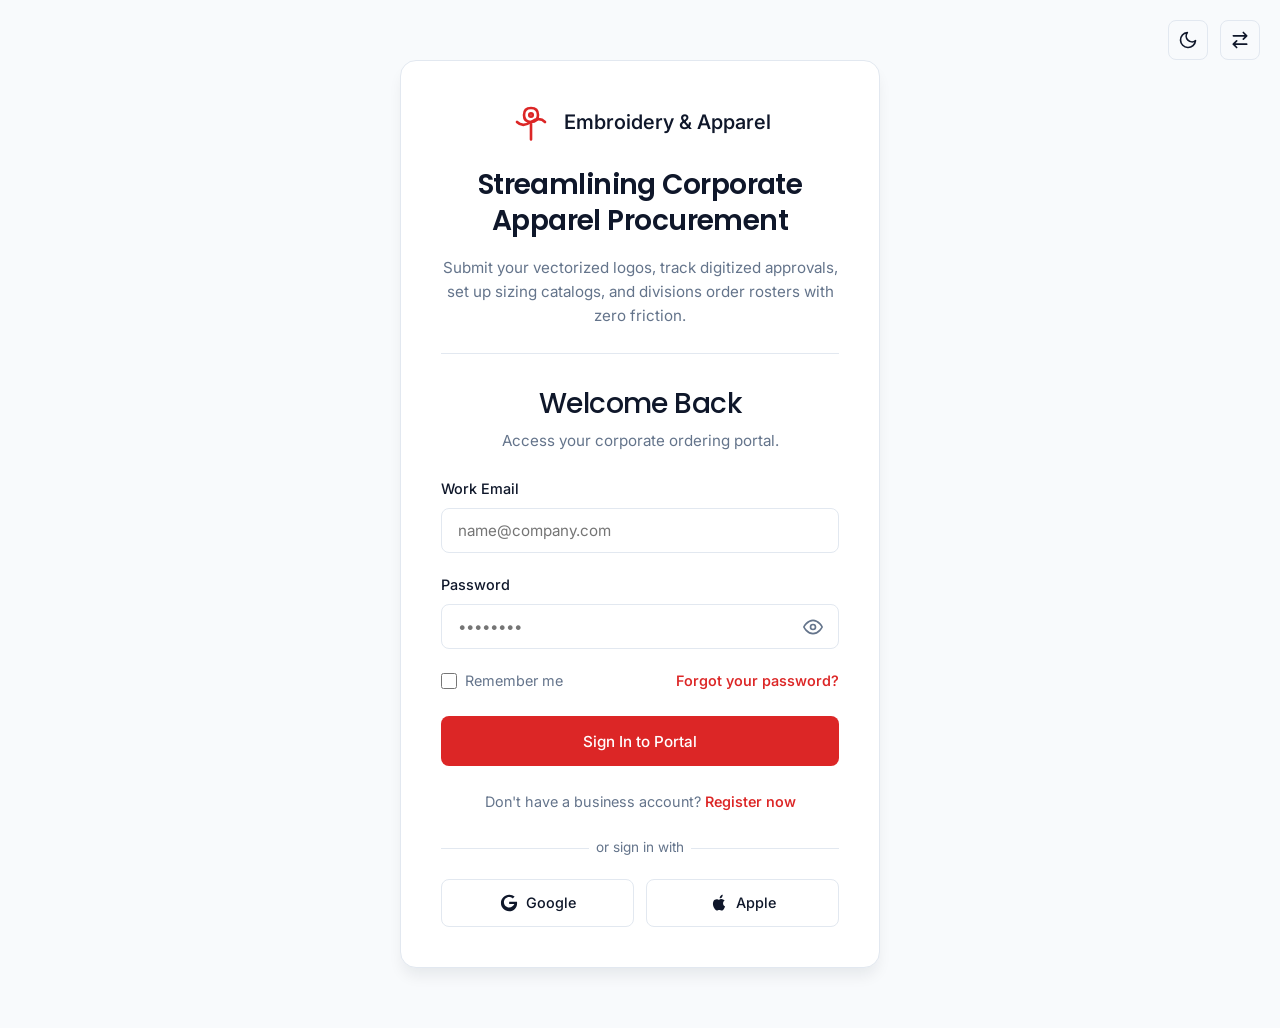
<file: login.html>
<!DOCTYPE html>
<html lang="en">
<head>
  <meta charset="UTF-8">
  <meta name="viewport" content="width=device-width, initial-scale=1.0">
  <title>Login | Embroidery & Custom Apparel Printing</title>
  <meta name="description" content="Log in to your corporate apparel account to manage bulk orders, review digitized designs, or submit quote requests.">
  
  <!-- Style Sheets -->
  <link rel="stylesheet" href="assets/css/style.css">
  <link rel="stylesheet" href="assets/css/dark-mode.css">
  <link rel="stylesheet" href="assets/css/rtl.css">
  
  <style>
    .auth-page {
      display: flex;
      justify-content: center;
      align-items: center;
      min-height: 100vh;
      background-color: var(--color-bg);
      padding: 60px 20px;
      position: relative;
    }
    
    .auth-controls {
      position: absolute;
      top: 20px;
      right: 20px;
      display: flex;
      gap: 12px;
      z-index: 1000;
    }
    
    [dir="rtl"] .auth-controls {
      right: auto;
      left: 20px;
    }
    
    .auth-form-sec {
      display: flex;
      align-items: center;
      justify-content: center;
      width: 100%;
    }
    
    .auth-container {
      width: 100%;
      max-width: 480px;
      background-color: var(--color-bg-card);
      padding: 40px;
      border: 1px solid var(--color-border);
      border-radius: var(--border-radius-md);
      box-shadow: var(--shadow-md);
    }
    
    .auth-header {
      margin-bottom: 24px;
      text-align: center;
    }
    
    .social-btn-container {
      display: flex;
      gap: 12px;
      margin-bottom: 24px;
    }
    
    .social-btn {
      flex: 1;
      height: 48px;
      border: 1px solid var(--color-border);
      border-radius: var(--border-radius-sm);
      display: flex;
      align-items: center;
      justify-content: center;
      background-color: var(--color-bg-card);
      cursor: pointer;
      transition: var(--transition-smooth);
      color: var(--color-primary);
      font-size: 0.9rem;
      font-weight: 500;
      white-space: nowrap;
      padding: 0 16px;
    }
    
    .social-btn:hover {
      background-color: var(--color-border);
    }
    
    .password-toggle:hover {
      color: var(--color-accent) !important;
    }
    
    .auth-divider {
      display: flex;
      align-items: center;
      text-align: center;
      margin-bottom: 24px;
      color: var(--color-text-muted);
      font-size: 0.85rem;
    }
    
    .auth-divider::before, .auth-divider::after {
      content: '';
      flex: 1;
      border-bottom: 1px solid var(--color-border);
    }
    
    .auth-divider:not(:empty)::before {
      margin-right: .5em;
    }
    
    .auth-divider:not(:empty)::after {
      margin-left: .5em;
    }
    
    [dir="rtl"] .auth-divider:not(:empty)::before {
      margin-right: 0;
      margin-left: .5em;
    }
    [dir="rtl"] .auth-divider:not(:empty)::after {
      margin-left: 0;
      margin-right: .5em;
    }

    /* ── Mobile Fixes ─────────────────────────────── */
    @media (max-width: 480px) {
      .auth-page {
        padding: 60px 12px;
      }
      .auth-container {
        padding: 28px 20px;
      }
      .login-row {
        font-size: 0.82rem !important;
      }
      .login-row label {
        font-size: 0.82rem !important;
      }
      .login-row a {
        font-size: 0.82rem !important;
      }
    }

    @media (max-width: 375px) {
      .auth-container {
        padding: 24px 16px;
      }
      .login-row {
        font-size: 0.78rem !important;
      }
      .login-row label,
      .login-row a {
        font-size: 0.78rem !important;
      }
    }
  </style>
  <link rel="icon" type="image/svg+xml" href="assets/images/favicon.svg">
</head>
<body class="auth-body">

  <div class="auth-page">
    
    <!-- Theme and RTL Buttons -->
    <div class="auth-controls">
      <button id="dark-mode-toggle" class="ctrl-btn" aria-label="Toggle Dark Mode" title="">
        <svg width="20" height="20" viewBox="0 0 24 24" fill="none" stroke="currentColor" stroke-width="2" stroke-linecap="round" stroke-linejoin="round">
          <path d="M21 12.79A9 9 0 1 1 11.21 3 7 7 0 0 0 21 12.79z"></path>
        </svg>
      </button>
      <button id="rtl-toggle" class="ctrl-btn" aria-label="Toggle Layout Direction" title="">
        <svg width="20" height="20" viewBox="0 0 24 24" fill="none" stroke="currentColor" stroke-width="2" stroke-linecap="round" stroke-linejoin="round">
          <path d="M20 17H4M4 17l4-4M4 17l4 4M4 7h16M20 7l-4-4M20 7l-4 4" />
        </svg>
      </button>
    </div>
    
    <!-- Forms & Options Container -->
    <section class="auth-form-sec">
      <div class="auth-container">
        
        <!-- Brand Logo & Pitch -->
        <div style="margin-bottom: 32px; text-align: center;">
          <a href="index.html" class="logo" style="margin-bottom: 24px; display: inline-flex; justify-content: center; text-decoration: none;">
            <svg class="logo-icon" viewBox="0 0 24 24" fill="none" stroke="currentColor" stroke-width="1.5" stroke-linecap="round" stroke-linejoin="round" style="color: var(--color-accent); width: 42px; height: 42px;">
              <path d="M12 22V12M12 12c2.5 0 4-1.5 4-4s-1.5-4-4-4-4 1.5-4 4 1.5 4 4 4z"></path>
              <circle cx="12" cy="8" r="1"></circle>
              <path d="M20 12c-2-2-5-2-8 0s-6 2-8 0"></path>
            </svg>
            <div class="logo-text" style="color: var(--color-primary); font-size: 1.25rem; font-weight: 550; line-height: 1.2; text-align: left;">
              Embroidery & Apparel
            </div>
          </a>
          <h2 style="color: var(--color-primary); font-size: 1.75rem; line-height: 1.3; margin-bottom: 16px; font-weight: 550; font-family: var(--font-primary);">Streamlining Corporate Apparel Procurement</h2>
          <p style="color: var(--color-text-muted); line-height: 1.6; font-size: 0.95rem; margin-bottom: 24px;">
            Submit your vectorized logos, track digitized approvals, set up sizing catalogs, and divisions order rosters with zero friction.
          </p>
          <hr style="border: 0; border-top: 1px solid var(--color-border); margin: 0;">
        </div>

        <!-- Auth Header / Info -->
        <div class="auth-header">
          <h1 style="font-size: 1.75rem; margin-bottom: 8px;">Welcome Back</h1>
          <p style="color: var(--color-text-muted); font-size: 0.95rem;">Access your corporate ordering portal.</p>
        </div>

        <!-- Section 2: Login Form -->
        <form class="login-form" data-validate style="margin-bottom: 24px;">
          <div class="form-group">
            <label class="form-label" for="login-email">Work Email</label>
            <input type="email" id="login-email" class="form-input" placeholder="name@company.com" required>
            <span class="form-error-msg">Please enter your work email</span>
          </div>
          <div class="form-group" style="margin-bottom: 20px;">
            <label class="form-label" for="login-password">Password</label>
            <div style="position: relative;">
              <input type="password" id="login-password" class="form-input" placeholder="••••••••" style="padding-right: 46px;" required>
              <button type="button" class="password-toggle" aria-label="Toggle password visibility" style="position: absolute; right: 12px; top: 50%; transform: translateY(-50%); background: none; border: none; padding: 4px; cursor: pointer; color: var(--color-text-muted); display: flex; align-items: center; justify-content: center;">
                <svg class="eye-icon" width="20" height="20" viewBox="0 0 24 24" fill="none" stroke="currentColor" stroke-width="2" stroke-linecap="round" stroke-linejoin="round">
                  <path d="M1 12s4-8 11-8 11 8 11 8-4 8-11 8-11-8-11-8z"></path>
                  <circle cx="12" cy="12" r="3"></circle>
                </svg>
                <svg class="eye-icon-off" width="20" height="20" viewBox="0 0 24 24" fill="none" stroke="currentColor" stroke-width="2" stroke-linecap="round" stroke-linejoin="round" style="display: none;">
                  <path d="M17.94 17.94A10.07 10.07 0 0 1 12 20c-7 0-11-8-11-8a18.45 18.45 0 0 1 5.06-5.94M9.9 4.24A9.12 9.12 0 0 1 12 4c7 0 11 8 11 8a18.5 18.5 0 0 1-2.16 3.19m-6.72-1.07a3 3 0 1 1-4.24-4.24"></path>
                  <line x1="1" y1="1" x2="23" y2="23"></line>
                </svg>
              </button>
            </div>
            <span class="form-error-msg">Password must be at least 8 characters</span>
          </div>

          <!-- Remember Me & Forgot Password Row -->
          <div class="form-group login-row" style="display: flex; align-items: center; justify-content: space-between; gap: 8px; flex-wrap: nowrap; margin-bottom: 24px;">
            <label style="display: flex; align-items: center; gap: 8px; font-size: 0.9rem; color: var(--color-text-muted); cursor: pointer; user-select: none; margin: 0; white-space: nowrap; flex-shrink: 0;">
              <input type="checkbox" id="remember-me" style="width: 16px; height: 16px; accent-color: var(--color-accent); cursor: pointer;">
              Remember me
            </label>
            <a href="#" style="font-size: 0.9rem; color: var(--color-accent); font-weight: 550; white-space: nowrap; flex-shrink: 0;">Forgot your password?</a>
          </div>

          <button type="submit" class="btn btn-primary btn-block" style="height: 50px;">Sign In to Portal</button>
        </form>

        <!-- Section 5: Register Link -->
        <div style="text-align: center; font-size: 0.9rem; color: var(--color-text-muted); margin-bottom: 24px;">
          Don't have a business account? <a href="register.html" style="color: var(--color-accent); font-weight: 550;">Register now</a>
        </div>

        <div class="auth-divider" style="margin-bottom: 20px;">or sign in with</div>

        <!-- Section 3: Social Login Options -->
        <div class="social-btn-container" style="margin-bottom: 0;">
          <button class="social-btn" aria-label="Sign in with Google">
            <!-- Google Minimal Icon SVG -->
            <svg width="18" height="18" viewBox="0 0 24 24" fill="currentColor" style="margin-right: 8px;"><path d="M12.24 10.285V13.4h6.887C18.2 15.614 15.645 18 12.24 18c-3.86 0-7-3.14-7-7s3.14-7 7-7c1.86 0 3.55.73 4.82 1.91l2.45-2.45A10.87 10.87 0 0 0 12.24 1c-6.075 0-11 4.925-11 11s4.925 11 11 11c6.34 0 10.55-4.46 10.55-10.74 0-.72-.065-1.275-.145-1.985H12.24z"/></svg>
            Google
          </button>
          <button class="social-btn" aria-label="Sign in with Apple">
            <!-- Apple Minimal Icon SVG -->
            <svg width="18" height="18" viewBox="0 0 24 24" fill="currentColor" style="margin-right: 8px;"><path d="M18.71 19.5c-.83 1.24-1.71 2.45-3.05 2.47-1.34.03-1.77-.79-3.29-.79-1.53 0-2 .77-3.27.82-1.31.05-2.3-1.32-3.14-2.53C4.25 17 2.94 12.45 4.7 9.39c.87-1.52 2.43-2.48 4.12-2.51 1.28-.02 2.5.87 3.29.87.78 0 2.26-1.07 3.81-.91.65.03 2.47.26 3.64 1.98-.09.06-2.17 1.28-2.15 3.81.03 3.02 2.65 4.03 2.68 4.04-.03.07-.42 1.44-1.38 2.83M15.97 4.17c.66-.81 1.11-1.93.99-3.06-1 .04-2.21.67-2.93 1.49-.62.69-1.16 1.84-1.01 2.96 1.12.09 2.27-.57 2.95-1.39z"/></svg>
            Apple
          </button>
        </div>

      </div>
    </section>
  </div>

  <script>
    document.addEventListener('DOMContentLoaded', function() {
      const toggleBtn = document.querySelector('.password-toggle');
      if (toggleBtn) {
        const passwordInput = document.getElementById('login-password');
        const eyeIcon = toggleBtn.querySelector('.eye-icon');
        const eyeIconOff = toggleBtn.querySelector('.eye-icon-off');
        
        toggleBtn.addEventListener('click', function() {
          if (passwordInput.type === 'password') {
            passwordInput.type = 'text';
            eyeIcon.style.display = 'none';
            eyeIconOff.style.display = 'block';
          } else {
            passwordInput.type = 'password';
            eyeIcon.style.display = 'block';
            eyeIconOff.style.display = 'none';
          }
        });
      }
    });
  </script>
  <!-- Scripts -->
  <script src="assets/js/main.js"></script>
</body>
</html>
</file>
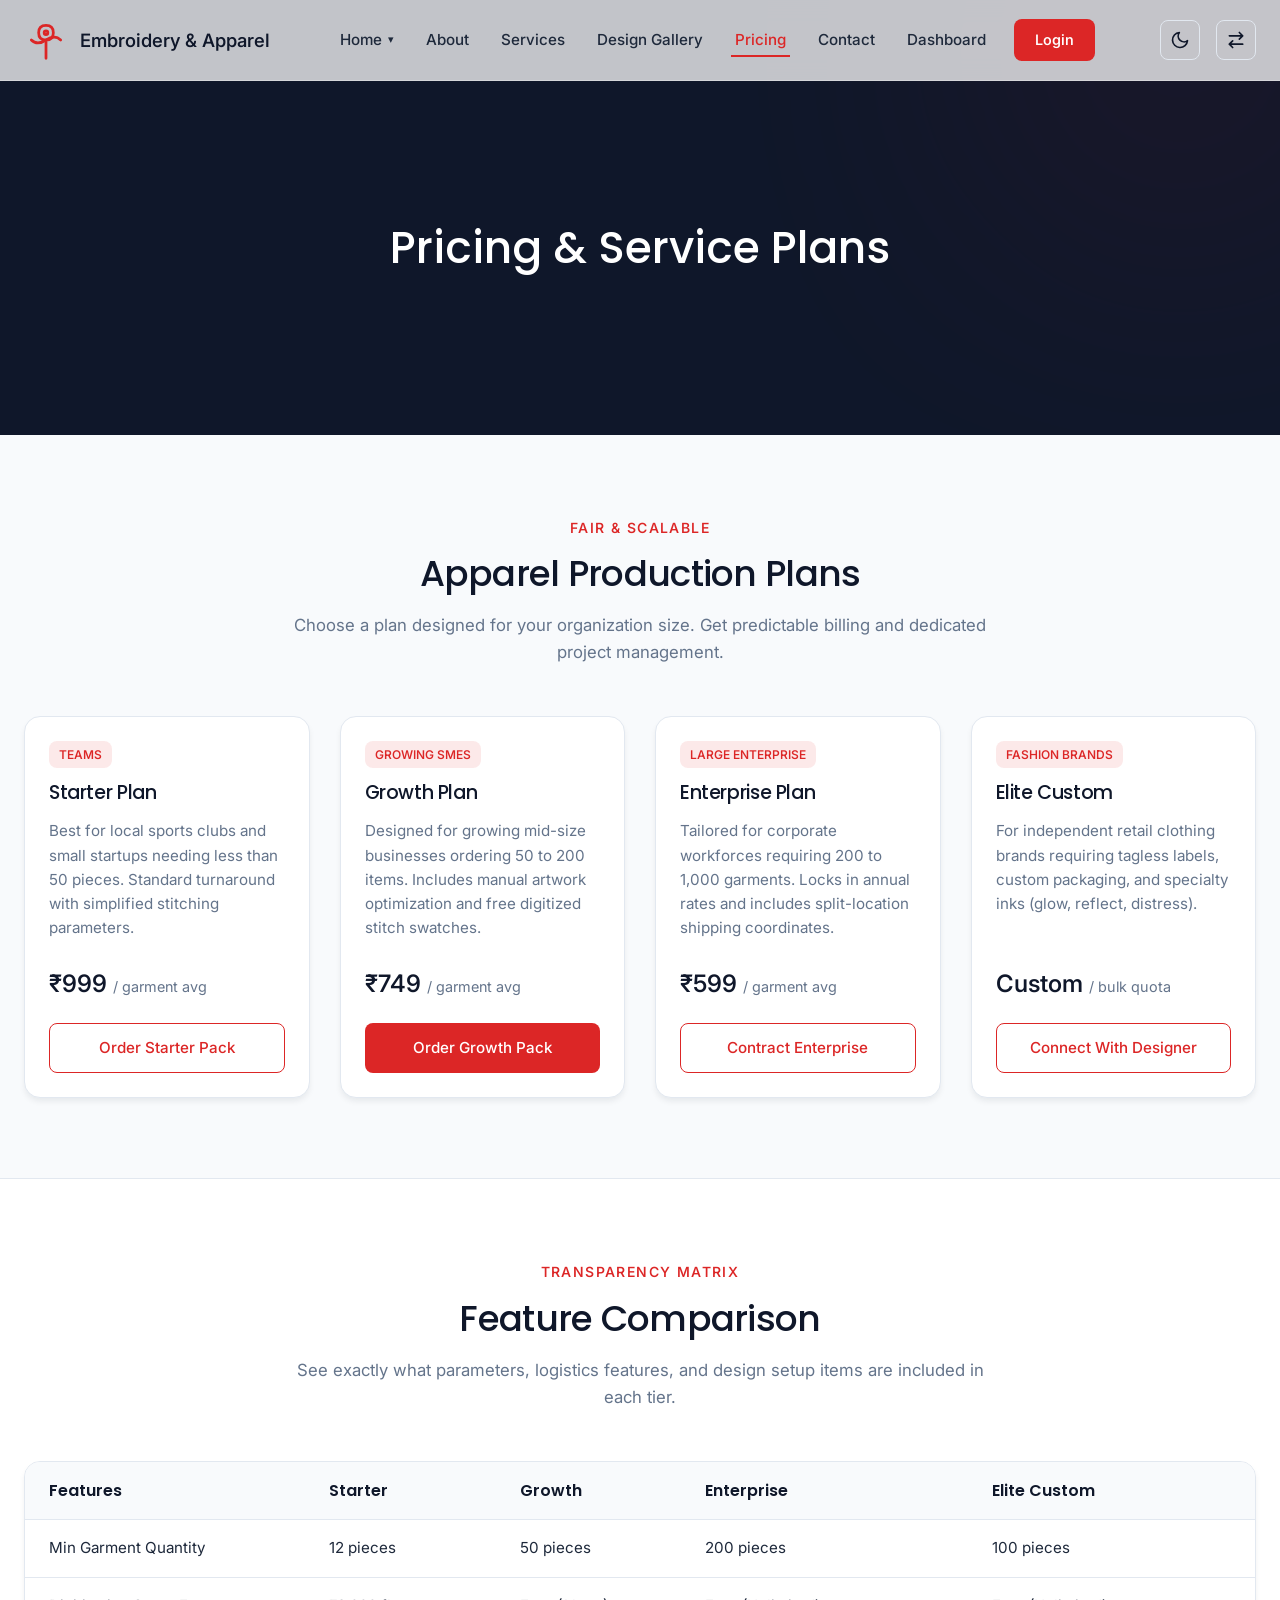
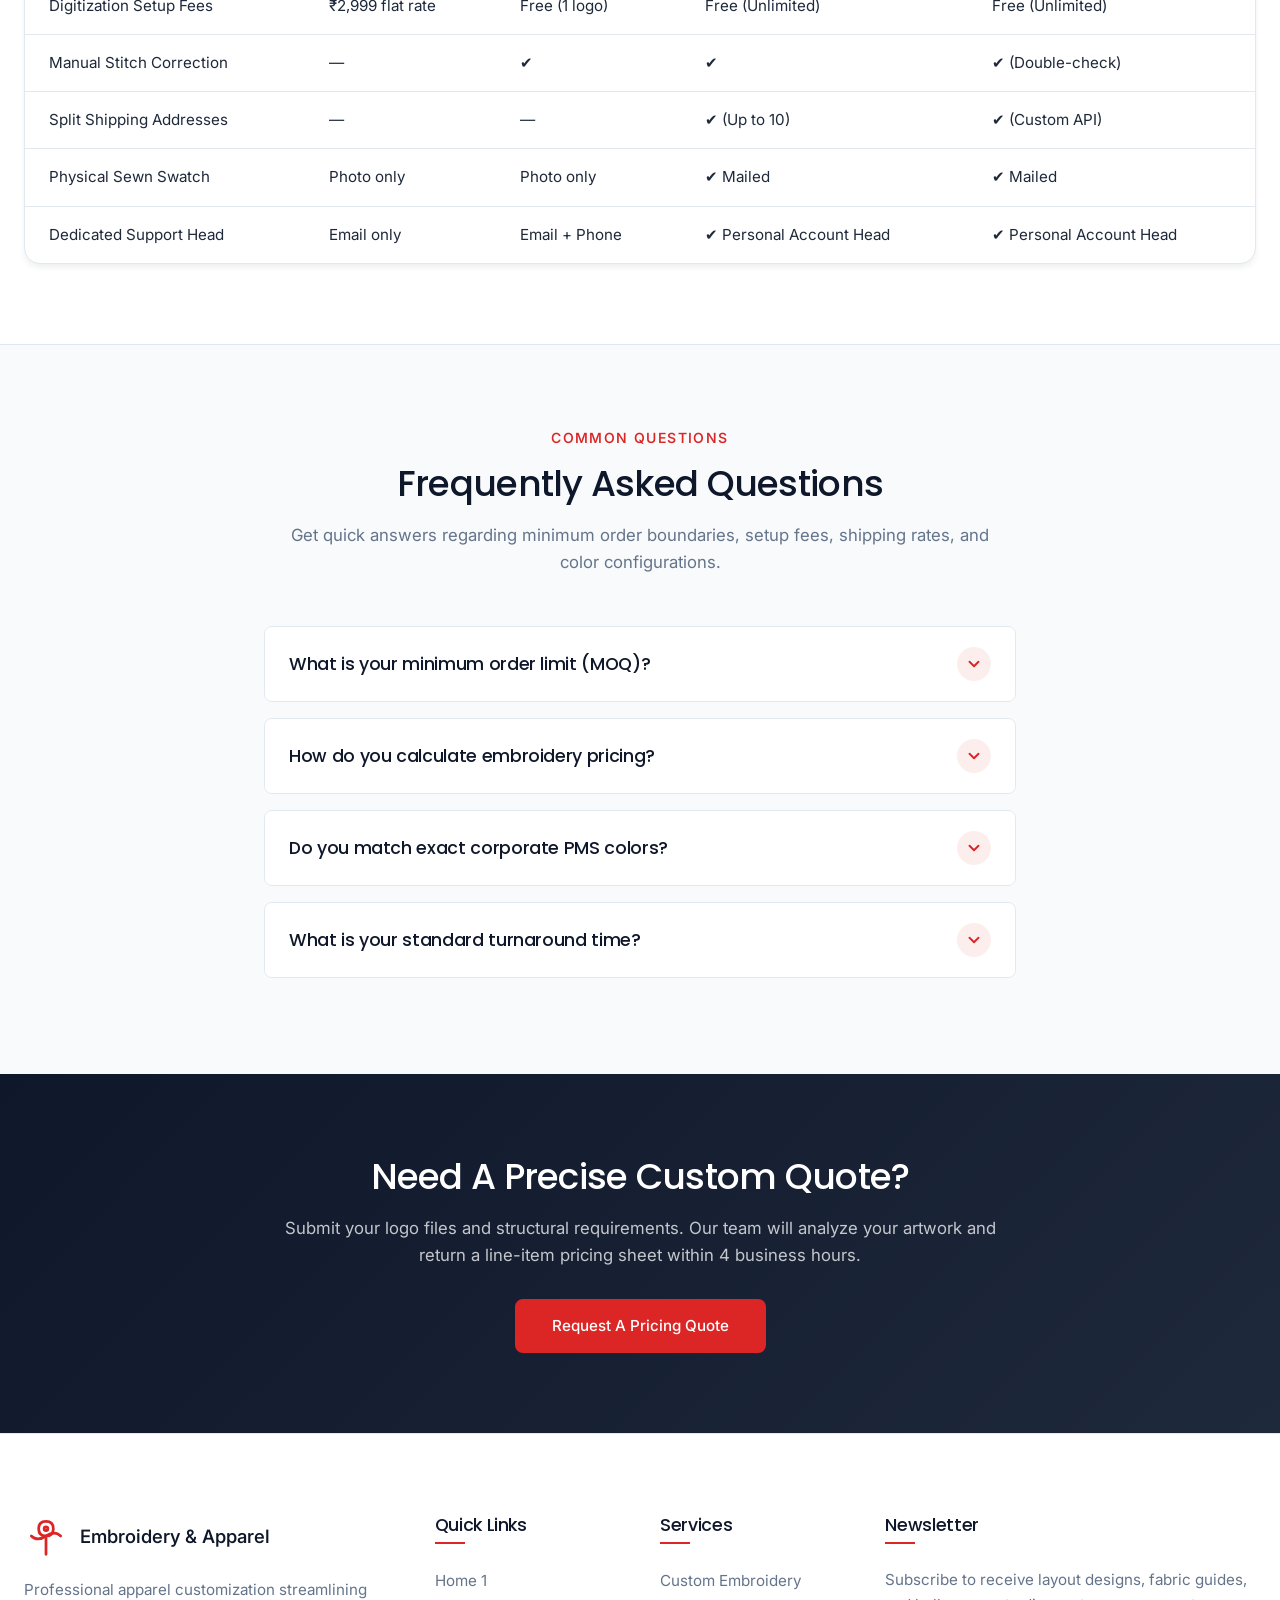
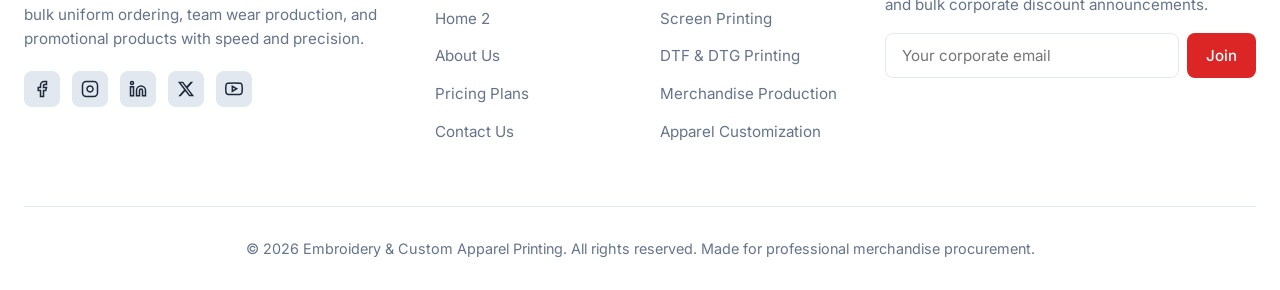
<file: pricing.html>
<!DOCTYPE html>
<html lang="en">
<head>
  <meta charset="UTF-8">
  <meta name="viewport" content="width=device-width, initial-scale=1.0">
  <title>Pricing Plans & Rates | Embroidery & Custom Apparel Printing</title>
  <meta name="description" content="View transparent custom embroidery setup fees, screen printing pricing plans, bulk uniform discount matrices, and read our FAQs.">
  
  <!-- Open Graph Meta Tags -->
  <meta property="og:title" content="Pricing Plans & Rates | Embroidery & Custom Apparel Printing">
  <meta property="og:description" content="View transparent custom embroidery setups, screen printing pricing plans, and bulk uniform discount matrices.">
  <meta property="og:image" content="https://images.unsplash.com/photo-1556742049-0cfed4f6a45d?q=80&w=1200&auto=format&fit=crop">
  <meta property="og:url" content="https://customapparelprinting.com/pricing">
  <meta property="og:type" content="website">

  <!-- Style Sheets -->
  <link rel="stylesheet" href="assets/css/style.css">
  <link rel="stylesheet" href="assets/css/dark-mode.css">
  <link rel="stylesheet" href="assets/css/rtl.css">
  
  <style>
    @keyframes heroTextReveal {
      0% { opacity: 0; transform: translateY(25px); filter: blur(4px); letter-spacing: 0.05em; }
      100% { opacity: 1; transform: translateY(0); filter: blur(0); letter-spacing: normal; }
    }
    .animated-hero-title { animation: heroTextReveal 1.2s cubic-bezier(0.16, 1, 0.3, 1) forwards; opacity: 0; }
    /* Unique Accordion Styles for FAQs */
    .faq-accordion-item {
      background-color: var(--color-bg-card);
      border: 1px solid var(--color-border);
      border-radius: var(--border-radius-sm);
      margin-bottom: 16px;
      overflow: hidden;
      transition: var(--transition-smooth);
    }
    
    .faq-accordion-header {
      padding: 20px 24px;
      display: flex;
      justify-content: space-between;
      align-items: center;
      cursor: pointer;
      user-select: none;
      background-color: var(--color-bg-card);
    }
    
    .faq-accordion-title {
      font-size: 1.1rem;
      margin: 0;
      color: var(--color-primary);
    }
    
    .faq-accordion-icon {
      display: flex;
      align-items: center;
      justify-content: center;
      width: 34px;
      height: 34px;
      border-radius: 50%;
      background-color: rgba(220, 38, 38, 0.08);
      color: var(--color-accent);
      flex-shrink: 0;
      transition: background-color 0.3s ease;
    }
    .faq-accordion-icon svg {
      transition: transform 0.35s cubic-bezier(0.16, 1, 0.3, 1);
    }
    .faq-accordion-item.open .faq-accordion-icon {
      background-color: var(--color-accent);
      color: #fff;
    }
    .faq-accordion-item.open .faq-accordion-icon svg {
      transform: rotate(180deg);
    }
    
    .faq-accordion-content {
      max-height: 0;
      overflow: hidden;
      transition: max-height 0.3s ease-out;
      background-color: var(--color-bg-card);
    }
    
    .faq-accordion-text {
      padding: 0 24px 20px;
      color: var(--color-text-muted);
      font-size: 0.95rem;
      line-height: 1.6;
    }
    
    /* Comparison Table Styles */
    .comp-table-wrapper {
      width: 100%;
      overflow-x: auto;
      border: 1px solid var(--color-border);
      border-radius: var(--border-radius-md);
      box-shadow: var(--shadow-sm);
      background-color: var(--color-bg-card);
    }
    
    .comp-table {
      width: 100%;
      border-collapse: collapse;
      text-align: left;
    }
    
    .comp-table th, .comp-table td {
      padding: 16px 24px;
      border-bottom: 1px solid var(--color-border);
    }
    
    .comp-table th {
      background-color: var(--color-bg);
      color: var(--color-primary);
      font-weight: 550;
      font-family: var(--font-primary);
    }
    
    .comp-table td {
      color: var(--color-text);
      font-size: 0.95rem;
    }
    
    .comp-table tr:last-child td {
      border-bottom: none;
    }
    
    [dir="rtl"] .comp-table {
      text-align: right;
    }
  </style>
  <link rel="icon" type="image/svg+xml" href="assets/images/favicon.svg">
</head>
<body>

  <!-- Sticky Navbar -->
  <header class="navbar-header">
    <div class="container navbar-container">
      <a href="index.html" class="logo">
        <svg class="logo-icon" viewBox="0 0 24 24" fill="none" stroke="currentColor" stroke-width="1.5" stroke-linecap="round" stroke-linejoin="round">
          <path d="M12 22V12M12 12c2.5 0 4-1.5 4-4s-1.5-4-4-4-4 1.5-4 4 1.5 4 4 4z"></path>
          <circle cx="12" cy="8" r="1"></circle>
          <path d="M20 12c-2-2-5-2-8 0s-6 2-8 0"></path>
        </svg>
        <div class="logo-text">
          Embroidery & Apparel
        </div>
      </a>
      <nav class="navbar-nav">
        <ul class="nav-menu">
          <li class="dropdown">
            <a href="#" class="nav-link dropdown-toggle">Home <span class="arrow">&#9662;</span></a>
            <ul class="dropdown-menu">
              <li><a href="index.html" class="dropdown-item">Home 1</a></li>
              <li><a href="home-2.html" class="dropdown-item">Home 2</a></li>
            </ul>
          </li>
          <li><a href="about.html" class="nav-link">About</a></li>
          <li><a href="services.html" class="nav-link">Services</a></li>
          <li><a href="design-gallery.html" class="nav-link">Design Gallery</a></li>
          <li><a href="pricing.html" class="nav-link active">Pricing</a></li>
          <li><a href="contact.html" class="nav-link">Contact</a></li>
          <li><a href="dashboard.html" class="nav-link">Dashboard</a></li>
          <li><a href="login.html" class="btn btn-login">Login</a></li>
        </ul>
      </nav>
      <div class="navbar-controls">
        <button id="dark-mode-toggle" class="ctrl-btn" aria-label="Toggle Dark Mode">
          <svg width="20" height="20" viewBox="0 0 24 24" fill="none" stroke="currentColor" stroke-width="2" stroke-linecap="round" stroke-linejoin="round">
            <path d="M21 12.79A9 9 0 1 1 11.21 3 7 7 0 0 0 21 12.79z"></path>
          </svg>
        </button>
        <button id="rtl-toggle" class="ctrl-btn" aria-label="Toggle Layout Direction">
          <svg width="20" height="20" viewBox="0 0 24 24" fill="none" stroke="currentColor" stroke-width="2" stroke-linecap="round" stroke-linejoin="round">
            <path d="M20 17H4M4 17l4-4M4 17l4 4M4 7h16M20 7l-4-4M20 7l-4 4" />
          </svg>
        </button>
        <button class="hamburger" aria-label="Toggle Menu" aria-expanded="false">
          <span></span>
          <span></span>
          <span></span>
        </button>
      </div>
    </div>
  </header>

  <!-- Page Hero - Section 1 -->
  <section class="page-hero" style="padding: 220px 0 160px; text-align: center;">
    <div class="container">
      <h1 class="page-hero-title animated-hero-title" style="margin-bottom: 0;">Pricing &amp; Service Plans</h1>
    </div>
  </section>

  <!-- Section 2: 4 Pricing Plans (4 Cards) -->
  <section class="section">
    <div class="container">
      <div class="section-title-wrapper">
        <span class="section-subtitle">Fair & Scalable</span>
        <h2 class="section-title">Apparel Production Plans</h2>
        <p class="section-desc">Choose a plan designed for your organization size. Get predictable billing and dedicated project management.</p>
      </div>
      <div class="card-grid">
        <!-- Card 1 -->
        <div class="card-item">
          <div class="card-body">
            <span class="card-badge">Teams</span>
            <h3 class="card-title">Starter Plan</h3>
            <p class="card-text">Best for local sports clubs and small startups needing less than 50 pieces. Standard turnaround with simplified stitching parameters.</p>
            <div style="font-size: 1.5rem; font-weight: 550; margin-bottom: 20px; color: var(--color-primary);">₹999 <span style="font-size:0.9rem; color:var(--color-text-muted);">/ garment avg</span></div>
            <a href="contact.html" class="btn btn-outline btn-block card-btn">Order Starter Pack</a>
          </div>
        </div>
        <!-- Card 2 -->
        <div class="card-item">
          <div class="card-body">
            <span class="card-badge">Growing SMEs</span>
            <h3 class="card-title">Growth Plan</h3>
            <p class="card-text">Designed for growing mid-size businesses ordering 50 to 200 items. Includes manual artwork optimization and free digitized stitch swatches.</p>
            <div style="font-size: 1.5rem; font-weight: 550; margin-bottom: 20px; color: var(--color-primary);">₹749 <span style="font-size:0.9rem; color:var(--color-text-muted);">/ garment avg</span></div>
            <a href="contact.html" class="btn btn-primary btn-block card-btn">Order Growth Pack</a>
          </div>
        </div>
        <!-- Card 3 -->
        <div class="card-item">
          <div class="card-body">
            <span class="card-badge">Large Enterprise</span>
            <h3 class="card-title">Enterprise Plan</h3>
            <p class="card-text">Tailored for corporate workforces requiring 200 to 1,000 garments. Locks in annual rates and includes split-location shipping coordinates.</p>
            <div style="font-size: 1.5rem; font-weight: 550; margin-bottom: 20px; color: var(--color-primary);">₹599 <span style="font-size:0.9rem; color:var(--color-text-muted);">/ garment avg</span></div>
            <a href="contact.html" class="btn btn-outline btn-block card-btn">Contract Enterprise</a>
          </div>
        </div>
        <!-- Card 4 -->
        <div class="card-item">
          <div class="card-body">
            <span class="card-badge">Fashion Brands</span>
            <h3 class="card-title">Elite Custom</h3>
            <p class="card-text">For independent retail clothing brands requiring tagless labels, custom packaging, and specialty inks (glow, reflect, distress).</p>
            <div style="font-size: 1.5rem; font-weight: 550; margin-bottom: 20px; color: var(--color-primary);">Custom <span style="font-size:0.9rem; color:var(--color-text-muted);">/ bulk quota</span></div>
            <a href="contact.html" class="btn btn-outline btn-block card-btn">Connect With Designer</a>
          </div>
        </div>
      </div>
    </div>
  </section>

  <!-- Section 3: Feature Comparison Table -->
  <section class="section" style="background-color: var(--color-bg-card); border-top: 1px solid var(--color-border); border-bottom: 1px solid var(--color-border);">
    <div class="container">
      <div class="section-title-wrapper">
        <span class="section-subtitle">Transparency Matrix</span>
        <h2 class="section-title">Feature Comparison</h2>
        <p class="section-desc">See exactly what parameters, logistics features, and design setup items are included in each tier.</p>
      </div>
      <div class="comp-table-wrapper">
        <table class="comp-table">
          <thead>
            <tr>
              <th>Features</th>
              <th>Starter</th>
              <th>Growth</th>
              <th>Enterprise</th>
              <th>Elite Custom</th>
            </tr>
          </thead>
          <tbody>
            <tr>
              <td>Min Garment Quantity</td>
              <td>12 pieces</td>
              <td>50 pieces</td>
              <td>200 pieces</td>
              <td>100 pieces</td>
            </tr>
            <tr>
              <td>Digitization Setup Fees</td>
              <td>₹2,999 flat rate</td>
              <td>Free (1 logo)</td>
              <td>Free (Unlimited)</td>
              <td>Free (Unlimited)</td>
            </tr>
            <tr>
              <td>Manual Stitch Correction</td>
              <td>—</td>
              <td>✔</td>
              <td>✔</td>
              <td>✔ (Double-check)</td>
            </tr>
            <tr>
              <td>Split Shipping Addresses</td>
              <td>—</td>
              <td>—</td>
              <td>✔ (Up to 10)</td>
              <td>✔ (Custom API)</td>
            </tr>
            <tr>
              <td>Physical Sewn Swatch</td>
              <td>Photo only</td>
              <td>Photo only</td>
              <td>✔ Mailed</td>
              <td>✔ Mailed</td>
            </tr>
            <tr>
              <td>Dedicated Support Head</td>
              <td>Email only</td>
              <td>Email + Phone</td>
              <td>✔ Personal Account Head</td>
              <td>✔ Personal Account Head</td>
            </tr>
          </tbody>
        </table>
      </div>
    </div>
  </section>

  <!-- Section 4: FAQs -->
  <section class="section">
    <div class="container" style="max-width: 800px;">
      <div class="section-title-wrapper">
        <span class="section-subtitle">Common Questions</span>
        <h2 class="section-title">Frequently Asked Questions</h2>
        <p class="section-desc">Get quick answers regarding minimum order boundaries, setup fees, shipping rates, and color configurations.</p>
      </div>
      <div class="faq-accordion-container">
        <!-- Item 1 -->
        <div class="faq-accordion-item">
          <div class="faq-accordion-header">
            <h3 class="faq-accordion-title">What is your minimum order limit (MOQ)?</h3>
            <span class="faq-accordion-icon">
              <svg width="18" height="18" viewBox="0 0 24 24" fill="none" stroke="currentColor" stroke-width="2.5" stroke-linecap="round" stroke-linejoin="round"><polyline points="6 9 12 15 18 9"/></svg>
            </span>
          </div>
          <div class="faq-accordion-content">
            <p class="faq-accordion-text">
              For custom embroidery, our MOQ is 12 garments per logo setup. For screen printing, it is 48 garments due to mesh screen alignment setups. For Direct-to-Garment (DTG) digital printing, there is no MOQ (starts at 1 piece).
            </p>
          </div>
        </div>
        <!-- Item 2 -->
        <div class="faq-accordion-item">
          <div class="faq-accordion-header">
            <h3 class="faq-accordion-title">How do you calculate embroidery pricing?</h3>
            <span class="faq-accordion-icon">
              <svg width="18" height="18" viewBox="0 0 24 24" fill="none" stroke="currentColor" stroke-width="2.5" stroke-linecap="round" stroke-linejoin="round"><polyline points="6 9 12 15 18 9"/></svg>
            </span>
          </div>
          <div class="faq-accordion-content">
            <p class="faq-accordion-text">
              Embroidery cost is based on stitch count (total stitches required to form the logo), garment type, and volume. A standard left chest logo averages 6,000 to 10,000 stitches.
            </p>
          </div>
        </div>
        <!-- Item 3 -->
        <div class="faq-accordion-item">
          <div class="faq-accordion-header">
            <h3 class="faq-accordion-title">Do you match exact corporate PMS colors?</h3>
            <span class="faq-accordion-icon">
              <svg width="18" height="18" viewBox="0 0 24 24" fill="none" stroke="currentColor" stroke-width="2.5" stroke-linecap="round" stroke-linejoin="round"><polyline points="6 9 12 15 18 9"/></svg>
            </span>
          </div>
          <div class="faq-accordion-content">
            <p class="faq-accordion-text">
              Yes. For screen printing, we perform Pantone Matching System (PMS) ink blending. For embroidery, we match your vector specs to the closest solid PolyNeon thread color from our library.
            </p>
          </div>
        </div>
        <!-- Item 4 -->
        <div class="faq-accordion-item">
          <div class="faq-accordion-header">
            <h3 class="faq-accordion-title">What is your standard turnaround time?</h3>
            <span class="faq-accordion-icon">
              <svg width="18" height="18" viewBox="0 0 24 24" fill="none" stroke="currentColor" stroke-width="2.5" stroke-linecap="round" stroke-linejoin="round"><polyline points="6 9 12 15 18 9"/></svg>
            </span>
          </div>
          <div class="faq-accordion-content">
            <p class="faq-accordion-text">
              Our standard production time is 7 to 10 business days from the moment you approve the digital stitch proof. Fast-tracked production slots (3-day turnaround) are available for urgent events.
            </p>
          </div>
        </div>
      </div>
    </div>
  </section>

  <!-- Section 5: Contact CTA -->
  <section class="section" style="background: linear-gradient(135deg, #0F172A 0%, #1E293B 100%); color: #FFFFFF; text-align: center;">
    <div class="container" style="max-width: 800px;">
      <h2 style="color: #FFFFFF; font-size: 2.25rem; margin-bottom: 16px;">Need A Precise Custom Quote?</h2>
      <p style="color: rgba(255, 255, 255, 0.75); font-size: 1.05rem; margin-bottom: 30px; line-height: 1.6;">
        Submit your logo files and structural requirements. Our team will analyze your artwork and return a line-item pricing sheet within 4 business hours.
      </p>
      <a href="contact.html" class="btn btn-primary" style="padding: 14px 36px;">Request A Pricing Quote</a>
    </div>
  </section>

  <!-- Sticky Footer -->
  <footer class="footer">
    <div class="container">
      <div class="footer-grid">
        <div>
          <a href="index.html" class="logo" style="margin-bottom: 20px;">
            <svg class="logo-icon" viewBox="0 0 24 24" fill="none" stroke="currentColor" stroke-width="1.5"
              stroke-linecap="round" stroke-linejoin="round">
              <path d="M12 22V12M12 12c2.5 0 4-1.5 4-4s-1.5-4-4-4-4 1.5-4 4 1.5 4 4 4z"></path>
              <circle cx="12" cy="8" r="1"></circle>
              <path d="M20 12c-2-2-5-2-8 0s-6 2-8 0"></path>
            </svg>
            <div class="logo-text">
              Embroidery & Apparel
            </div>
          </a>
          <p class="footer-col-desc">
            Professional apparel customization streamlining bulk uniform ordering, team wear production, and promotional products with speed and precision.
          </p>
                    <div class="social-links">
            <a href="https://facebook.com" class="social-link" target="_blank" aria-label="Facebook"><svg width="18" height="18" viewBox="0 0 24 24" fill="none" stroke="currentColor" stroke-width="2"><path d="M18 2h-3a5 5 0 0 0-5 5v3H7v4h3v8h4v-8h3l1-4h-4V7a1 1 0 0 1 1-1h3z"></path></svg></a>
            <a href="https://instagram.com" class="social-link" target="_blank" aria-label="Instagram"><svg width="18" height="18" viewBox="0 0 24 24" fill="none" stroke="currentColor" stroke-width="2"><rect x="2" y="2" width="20" height="20" rx="5" ry="5"></rect><path d="M16 11.37A4 4 0 1 1 12.63 8 4 4 0 0 1 16 11.37z"></path><line x1="17.5" y1="6.5" x2="17.51" y2="6.5"></line></svg></a>
            <a href="https://linkedin.com" class="social-link" target="_blank" aria-label="LinkedIn"><svg width="18" height="18" viewBox="0 0 24 24" fill="none" stroke="currentColor" stroke-width="2"><path d="M16 8a6 6 0 0 1 6 6v7h-4v-7a2 2 0 0 0-2-2 2 2 0 0 0-2 2v7h-4v-7a6 6 0 0 1 6-6z"></path><rect x="2" y="9" width="4" height="12"></rect><circle cx="4" cy="4" r="2"></circle></svg></a>
            <a href="https://twitter.com" class="social-link" target="_blank" aria-label="X"><svg width="18" height="18" viewBox="0 0 24 24" fill="currentColor"><path d="M18.244 2.25h3.308l-7.227 8.26 8.502 11.24H16.17l-5.214-6.817L4.99 21.75H1.68l7.73-8.835L1.254 2.25H8.08l4.713 6.231zm-1.161 17.52h1.833L7.084 4.126H5.117z"/></svg></a>
            <a href="https://youtube.com" class="social-link" target="_blank" aria-label="YouTube"><svg width="18" height="18" viewBox="0 0 24 24" fill="none" stroke="currentColor" stroke-width="2"><path d="M22.54 6.42a2.78 2.78 0 0 0-1.94-2C18.88 4 12 4 12 4s-6.88 0-8.6.46a2.78 2.78 0 0 0-1.94 2A29 29 0 0 0 1 11.75a29 29 0 0 0 .46 5.33A2.78 2.78 0 0 0 3.4 19c1.72.46 8.6.46 8.6.46s6.88 0 8.6-.46a2.78 2.78 0 0 0 1.94-2 29 29 0 0 0 .46-5.25 29 29 0 0 0-.46-5.33z"></path><polygon points="9.75 15.02 15.5 11.75 9.75 8.48 9.75 15.02"></polygon></svg></a>
          </div>
        </div>
        <div>
          <h4 class="footer-col-title">Quick Links</h4>
          <ul class="footer-links">
            <li><a href="index.html">Home 1</a></li>
            <li><a href="home-2.html">Home 2</a></li>
            <li><a href="about.html">About Us</a></li>
            <li><a href="pricing.html">Pricing Plans</a></li>
            <li><a href="contact.html">Contact Us</a></li>
          </ul>
        </div>
        <div>
          <h4 class="footer-col-title">Services</h4>
          <ul class="footer-links">
            <li><a href="services-details.html">Custom Embroidery</a></li>
            <li><a href="services-details.html">Screen Printing</a></li>
            <li><a href="services-details.html">DTF & DTG Printing</a></li>
            <li><a href="services-details.html">Merchandise Production</a></li>
            <li><a href="services.html">Apparel Customization</a></li>
          </ul>
        </div>
        <div>
          <h4 class="footer-col-title">Newsletter</h4>
          <p class="newsletter-text">Subscribe to receive layout designs, fabric guides, and bulk corporate discount announcements.</p>
          <form class="newsletter-form" data-validate>
            <div class="form-group" style="margin-bottom:0; flex-grow:1;">
              <input type="email" class="form-input newsletter-input" placeholder="Your corporate email" required aria-label="Email Address">
              <span class="form-error-msg">Please enter a valid email</span>
            </div>
            <button type="submit" class="btn btn-primary" style="padding:12px 18px;">Join</button>
          </form>
        </div>
      </div>
      <div class="footer-bottom">
        <p>&copy; 2026 Embroidery & Custom Apparel Printing. All rights reserved. Made for professional merchandise procurement.</p>
      </div>
    </div>
  </footer>

  <!-- Scripts -->
  <script src="assets/js/main.js"></script>
</body>
</html>
</file>
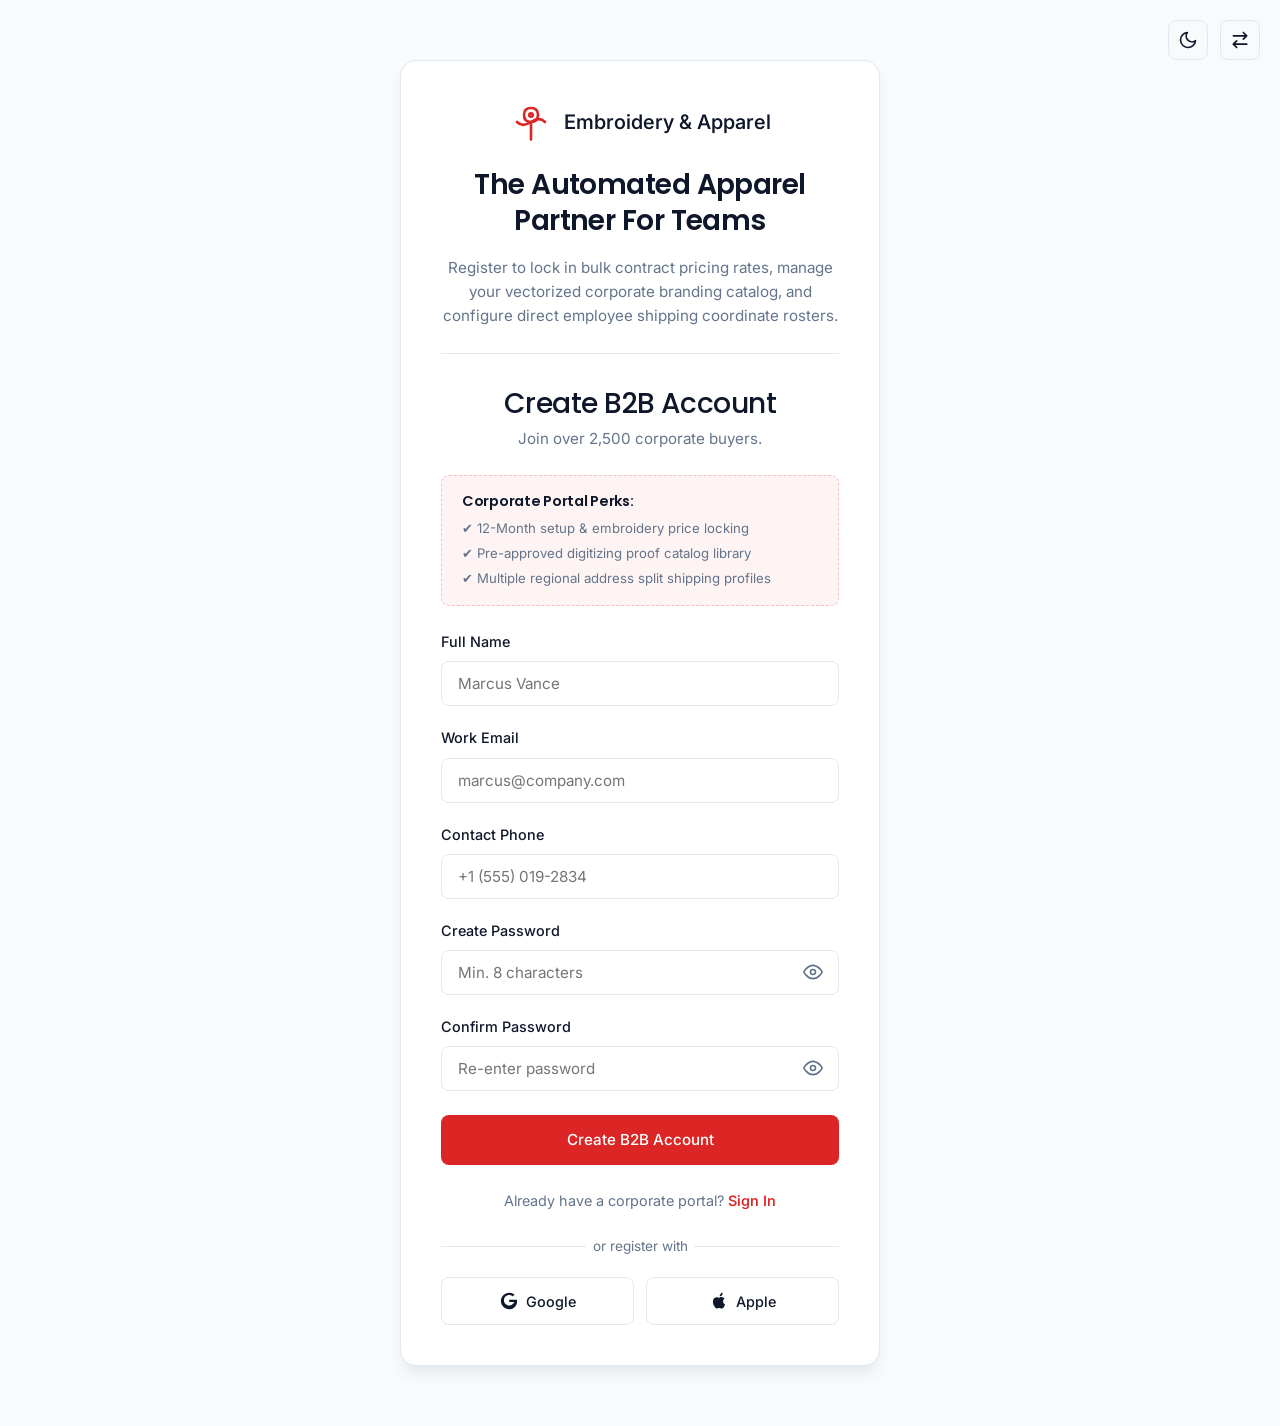
<file: register.html>
<!DOCTYPE html>
<html lang="en">
<head>
  <meta charset="UTF-8">
  <meta name="viewport" content="width=device-width, initial-scale=1.0">
  <title>Register | Embroidery & Custom Apparel Printing</title>
  <meta name="description" content="Create a business account to simplify your team's custom embroidery configurations and wholesale apparel printing.">
  
  <!-- Style Sheets -->
  <link rel="stylesheet" href="assets/css/style.css">
  <link rel="stylesheet" href="assets/css/dark-mode.css">
  <link rel="stylesheet" href="assets/css/rtl.css">
  
  <style>
    .auth-page {
      display: flex;
      justify-content: center;
      align-items: center;
      min-height: 100vh;
      background-color: var(--color-bg);
      padding: 60px 20px;
      position: relative;
    }
    
    .auth-controls {
      position: absolute;
      top: 20px;
      right: 20px;
      display: flex;
      gap: 12px;
      z-index: 1000;
    }
    
    [dir="rtl"] .auth-controls {
      right: auto;
      left: 20px;
    }
    
    .auth-form-sec {
      display: flex;
      align-items: center;
      justify-content: center;
      width: 100%;
    }
    
    .auth-container {
      width: 100%;
      max-width: 480px;
      background-color: var(--color-bg-card);
      padding: 40px;
      border: 1px solid var(--color-border);
      border-radius: var(--border-radius-md);
      box-shadow: var(--shadow-md);
    }
    
    .auth-header {
      margin-bottom: 24px;
      text-align: center;
    }
    
    .social-btn-container {
      display: flex;
      gap: 12px;
      margin-bottom: 24px;
    }
    
    .social-btn {
      flex: 1;
      height: 48px;
      border: 1px solid var(--color-border);
      border-radius: var(--border-radius-sm);
      display: flex;
      align-items: center;
      justify-content: center;
      background-color: var(--color-bg-card);
      cursor: pointer;
      transition: var(--transition-smooth);
      color: var(--color-primary);
      font-size: 0.9rem;
      font-weight: 500;
      white-space: nowrap;
      padding: 0 16px;
    }
    
    .social-btn:hover {
      background-color: var(--color-border);
    }
    
    .password-toggle:hover {
      color: var(--color-accent) !important;
    }
    
    .auth-divider {
      display: flex;
      align-items: center;
      text-align: center;
      margin-bottom: 20px;
      color: var(--color-text-muted);
      font-size: 0.85rem;
    }
    
    .auth-divider::before, .auth-divider::after {
      content: '';
      flex: 1;
      border-bottom: 1px solid var(--color-border);
    }
    
    .auth-divider:not(:empty)::before {
      margin-right: .5em;
    }
    
    .auth-divider:not(:empty)::after {
      margin-left: .5em;
    }
  </style>
  <link rel="icon" type="image/svg+xml" href="assets/images/favicon.svg">
</head>
<body class="auth-body">

  <div class="auth-page">
    
    <!-- Theme and RTL Buttons -->
    <div class="auth-controls">
      <button id="dark-mode-toggle" class="ctrl-btn" aria-label="Toggle Dark Mode" title="">
        <svg width="20" height="20" viewBox="0 0 24 24" fill="none" stroke="currentColor" stroke-width="2" stroke-linecap="round" stroke-linejoin="round">
          <path d="M21 12.79A9 9 0 1 1 11.21 3 7 7 0 0 0 21 12.79z"></path>
        </svg>
      </button>
      <button id="rtl-toggle" class="ctrl-btn" aria-label="Toggle Layout Direction" title="">
        <svg width="20" height="20" viewBox="0 0 24 24" fill="none" stroke="currentColor" stroke-width="2" stroke-linecap="round" stroke-linejoin="round">
          <path d="M20 17H4M4 17l4-4M4 17l4 4M4 7h16M20 7l-4-4M20 7l-4 4" />
        </svg>
      </button>
    </div>
    
    <!-- Forms & Options Container -->
    <section class="auth-form-sec">
      <div class="auth-container">
        
        <!-- Brand Logo & Pitch -->
        <div style="margin-bottom: 32px; text-align: center;">
          <a href="index.html" class="logo" style="margin-bottom: 24px; display: inline-flex; justify-content: center; text-decoration: none;">
            <svg class="logo-icon" viewBox="0 0 24 24" fill="none" stroke="currentColor" stroke-width="1.5" stroke-linecap="round" stroke-linejoin="round" style="color: var(--color-accent); width: 42px; height: 42px;">
              <path d="M12 22V12M12 12c2.5 0 4-1.5 4-4s-1.5-4-4-4-4 1.5-4 4 1.5 4 4 4z"></path>
              <circle cx="12" cy="8" r="1"></circle>
              <path d="M20 12c-2-2-5-2-8 0s-6 2-8 0"></path>
            </svg>
            <div class="logo-text" style="color: var(--color-primary); font-size: 1.25rem; font-weight: 550; line-height: 1.2; text-align: left;">
              Embroidery & Apparel
            </div>
          </a>
          <h2 style="color: var(--color-primary); font-size: 1.75rem; line-height: 1.3; margin-bottom: 16px; font-weight: 550; font-family: var(--font-primary);">The Automated Apparel Partner For Teams</h2>
          <p style="color: var(--color-text-muted); line-height: 1.6; font-size: 0.95rem; margin-bottom: 24px;">
            Register to lock in bulk contract pricing rates, manage your vectorized corporate branding catalog, and configure direct employee shipping coordinate rosters.
          </p>
          <hr style="border: 0; border-top: 1px solid var(--color-border); margin: 0;">
        </div>

        <!-- Auth Header -->
        <div class="auth-header">
          <h1 style="font-size: 1.75rem; margin-bottom: 6px;">Create B2B Account</h1>
          <p style="color: var(--color-text-muted); font-size: 0.95rem;">Join over 2,500 corporate buyers.</p>
        </div>

        <!-- Section 3: Benefits Area -->
        <div style="background-color: rgba(220, 38, 38, 0.05); border: 1px dashed rgba(220, 38, 38, 0.25); border-radius: var(--border-radius-sm); padding: 16px 20px; margin-bottom: 24px;">
          <h4 style="font-size: 0.9rem; color: var(--color-primary); margin-bottom: 8px; font-weight: 550;">Corporate Portal Perks:</h4>
          <ul style="list-style: none; font-size: 0.825rem; color: var(--color-text-muted);">
            <li style="margin-bottom: 4px;">✔ 12-Month setup & embroidery price locking</li>
            <li style="margin-bottom: 4px;">✔ Pre-approved digitizing proof catalog library</li>
            <li>✔ Multiple regional address split shipping profiles</li>
          </ul>
        </div>

        <!-- Section 2: Registration Form -->
        <form class="register-form" data-validate style="margin-bottom: 24px;">
          <div class="form-group">
            <label class="form-label" for="reg-name">Full Name</label>
            <input type="text" id="reg-name" class="form-input" placeholder="Marcus Vance" required>
            <span class="form-error-msg">Name is required</span>
          </div>
          <div class="form-group">
            <label class="form-label" for="reg-email">Work Email</label>
            <input type="email" id="reg-email" class="form-input" placeholder="marcus@company.com" required>
            <span class="form-error-msg">Please enter a valid work email</span>
          </div>
          <div class="form-group">
            <label class="form-label" for="reg-phone">Contact Phone</label>
            <input type="tel" id="reg-phone" class="form-input" placeholder="+1 (555) 019-2834" required>
            <span class="form-error-msg">Please enter a valid phone number (8+ digits)</span>
          </div>
          <div class="form-group" style="margin-bottom: 20px;">
            <label class="form-label" for="reg-password">Create Password</label>
            <div style="position: relative;">
              <input type="password" id="reg-password" class="form-input" placeholder="Min. 8 characters" style="padding-right: 46px;" required>
              <button type="button" class="password-toggle" aria-label="Toggle password visibility" style="position: absolute; right: 12px; top: 50%; transform: translateY(-50%); background: none; border: none; padding: 4px; cursor: pointer; color: var(--color-text-muted); display: flex; align-items: center; justify-content: center;">
                <svg class="eye-icon" width="20" height="20" viewBox="0 0 24 24" fill="none" stroke="currentColor" stroke-width="2" stroke-linecap="round" stroke-linejoin="round">
                  <path d="M1 12s4-8 11-8 11 8 11 8-4 8-11 8-11-8-11-8z"></path>
                  <circle cx="12" cy="12" r="3"></circle>
                </svg>
                <svg class="eye-icon-off" width="20" height="20" viewBox="0 0 24 24" fill="none" stroke="currentColor" stroke-width="2" stroke-linecap="round" stroke-linejoin="round" style="display: none;">
                  <path d="M17.94 17.94A10.07 10.07 0 0 1 12 20c-7 0-11-8-11-8a18.45 18.45 0 0 1 5.06-5.94M9.9 4.24A9.12 9.12 0 0 1 12 4c7 0 11 8 11 8a18.5 18.5 0 0 1-2.16 3.19m-6.72-1.07a3 3 0 1 1-4.24-4.24"></path>
                  <line x1="1" y1="1" x2="23" y2="23"></line>
                </svg>
              </button>
            </div>
            <span class="form-error-msg">Password must be at least 8 characters</span>
          </div>

          <div class="form-group" style="margin-bottom: 24px;">
            <label class="form-label" for="reg-confirm-password">Confirm Password</label>
            <div style="position: relative;">
              <input type="password" id="reg-confirm-password" class="form-input" placeholder="Re-enter password" style="padding-right: 46px;" required>
              <button type="button" class="password-toggle" aria-label="Toggle password visibility" style="position: absolute; right: 12px; top: 50%; transform: translateY(-50%); background: none; border: none; padding: 4px; cursor: pointer; color: var(--color-text-muted); display: flex; align-items: center; justify-content: center;">
                <svg class="eye-icon" width="20" height="20" viewBox="0 0 24 24" fill="none" stroke="currentColor" stroke-width="2" stroke-linecap="round" stroke-linejoin="round">
                  <path d="M1 12s4-8 11-8 11 8 11 8-4 8-11 8-11-8-11-8z"></path>
                  <circle cx="12" cy="12" r="3"></circle>
                </svg>
                <svg class="eye-icon-off" width="20" height="20" viewBox="0 0 24 24" fill="none" stroke="currentColor" stroke-width="2" stroke-linecap="round" stroke-linejoin="round" style="display: none;">
                  <path d="M17.94 17.94A10.07 10.07 0 0 1 12 20c-7 0-11-8-11-8a18.45 18.45 0 0 1 5.06-5.94M9.9 4.24A9.12 9.12 0 0 1 12 4c7 0 11 8 11 8a18.5 18.5 0 0 1-2.16 3.19m-6.72-1.07a3 3 0 1 1-4.24-4.24"></path>
                  <line x1="1" y1="1" x2="23" y2="23"></line>
                </svg>
              </button>
            </div>
            <span class="form-error-msg">Passwords must match</span>
          </div>
          
          <button type="submit" class="btn btn-primary btn-block" style="height: 50px;">Create B2B Account</button>
        </form>

        <!-- Section 5: Login Link -->
        <div style="text-align: center; font-size: 0.9rem; color: var(--color-text-muted); margin-bottom: 24px;">
          Already have a corporate portal? <a href="login.html" style="color: var(--color-accent); font-weight: 550;">Sign In</a>
        </div>

        <div class="auth-divider" style="margin-bottom: 20px;">or register with</div>

        <!-- Section 4: Social Signup -->
        <div class="social-btn-container" style="margin-bottom: 0;">
          <button class="social-btn" aria-label="Sign up with Google">
            <!-- Google Minimal Icon SVG -->
            <svg width="18" height="18" viewBox="0 0 24 24" fill="currentColor" style="margin-right: 8px;"><path d="M12.24 10.285V13.4h6.887C18.2 15.614 15.645 18 12.24 18c-3.86 0-7-3.14-7-7s3.14-7 7-7c1.86 0 3.55.73 4.82 1.91l2.45-2.45A10.87 10.87 0 0 0 12.24 1c-6.075 0-11 4.925-11 11s4.925 11 11 11c6.34 0 10.55-4.46 10.55-10.74 0-.72-.065-1.275-.145-1.985H12.24z"/></svg>
            Google
          </button>
          <button class="social-btn" aria-label="Sign up with Apple">
            <!-- Apple Minimal Icon SVG -->
            <svg width="18" height="18" viewBox="0 0 24 24" fill="currentColor" style="margin-right: 8px;"><path d="M18.71 19.5c-.83 1.24-1.71 2.45-3.05 2.47-1.34.03-1.77-.79-3.29-.79-1.53 0-2 .77-3.27.82-1.31.05-2.3-1.32-3.14-2.53C4.25 17 2.94 12.45 4.7 9.39c.87-1.52 2.43-2.48 4.12-2.51 1.28-.02 2.5.87 3.29.87.78 0 2.26-1.07 3.81-.91.65.03 2.47.26 3.64 1.98-.09.06-2.17 1.28-2.15 3.81.03 3.02 2.65 4.03 2.68 4.04-.03.07-.42 1.44-1.38 2.83M15.97 4.17c.66-.81 1.11-1.93.99-3.06-1 .04-2.21.67-2.93 1.49-.62.69-1.16 1.84-1.01 2.96 1.12.09 2.27-.57 2.95-1.39z"/></svg>
            Apple
          </button>
        </div>

      </div>
    </section>
  </div>

  <script>
    document.addEventListener('DOMContentLoaded', function() {
      // Toggle visibility logic for all password fields
      const toggleBtns = document.querySelectorAll('.password-toggle');
      toggleBtns.forEach(btn => {
        const passwordInput = btn.parentElement.querySelector('input');
        if (passwordInput) {
          const eyeIcon = btn.querySelector('.eye-icon');
          const eyeIconOff = btn.querySelector('.eye-icon-off');
          
          btn.addEventListener('click', function() {
            if (passwordInput.type === 'password') {
              passwordInput.type = 'text';
              if (eyeIcon) eyeIcon.style.display = 'none';
              if (eyeIconOff) eyeIconOff.style.display = 'block';
            } else {
              passwordInput.type = 'password';
              if (eyeIcon) eyeIcon.style.display = 'block';
              if (eyeIconOff) eyeIconOff.style.display = 'none';
            }
          });
        }
      });

      // Passwords Matching Validation
      const regPassword = document.getElementById('reg-password');
      const regConfirmPassword = document.getElementById('reg-confirm-password');
      if (regPassword && regConfirmPassword) {
        function checkPasswordMatch() {
          const group = regConfirmPassword.closest('.form-group');
          const errorMsg = group.querySelector('.form-error-msg');
          if (regConfirmPassword.value !== regPassword.value) {
            group.classList.add('has-error');
            group.classList.remove('is-valid');
            if (errorMsg) errorMsg.textContent = 'Passwords do not match';
          } else {
            group.classList.remove('has-error');
            group.classList.add('is-valid');
          }
        }
        regConfirmPassword.addEventListener('input', checkPasswordMatch);
        regPassword.addEventListener('input', function() {
          if (regConfirmPassword.value !== '') {
            checkPasswordMatch();
          }
        });
      }
    });
  </script>
  <!-- Scripts -->
  <script src="assets/js/main.js"></script>
</body>
</html>
</file>
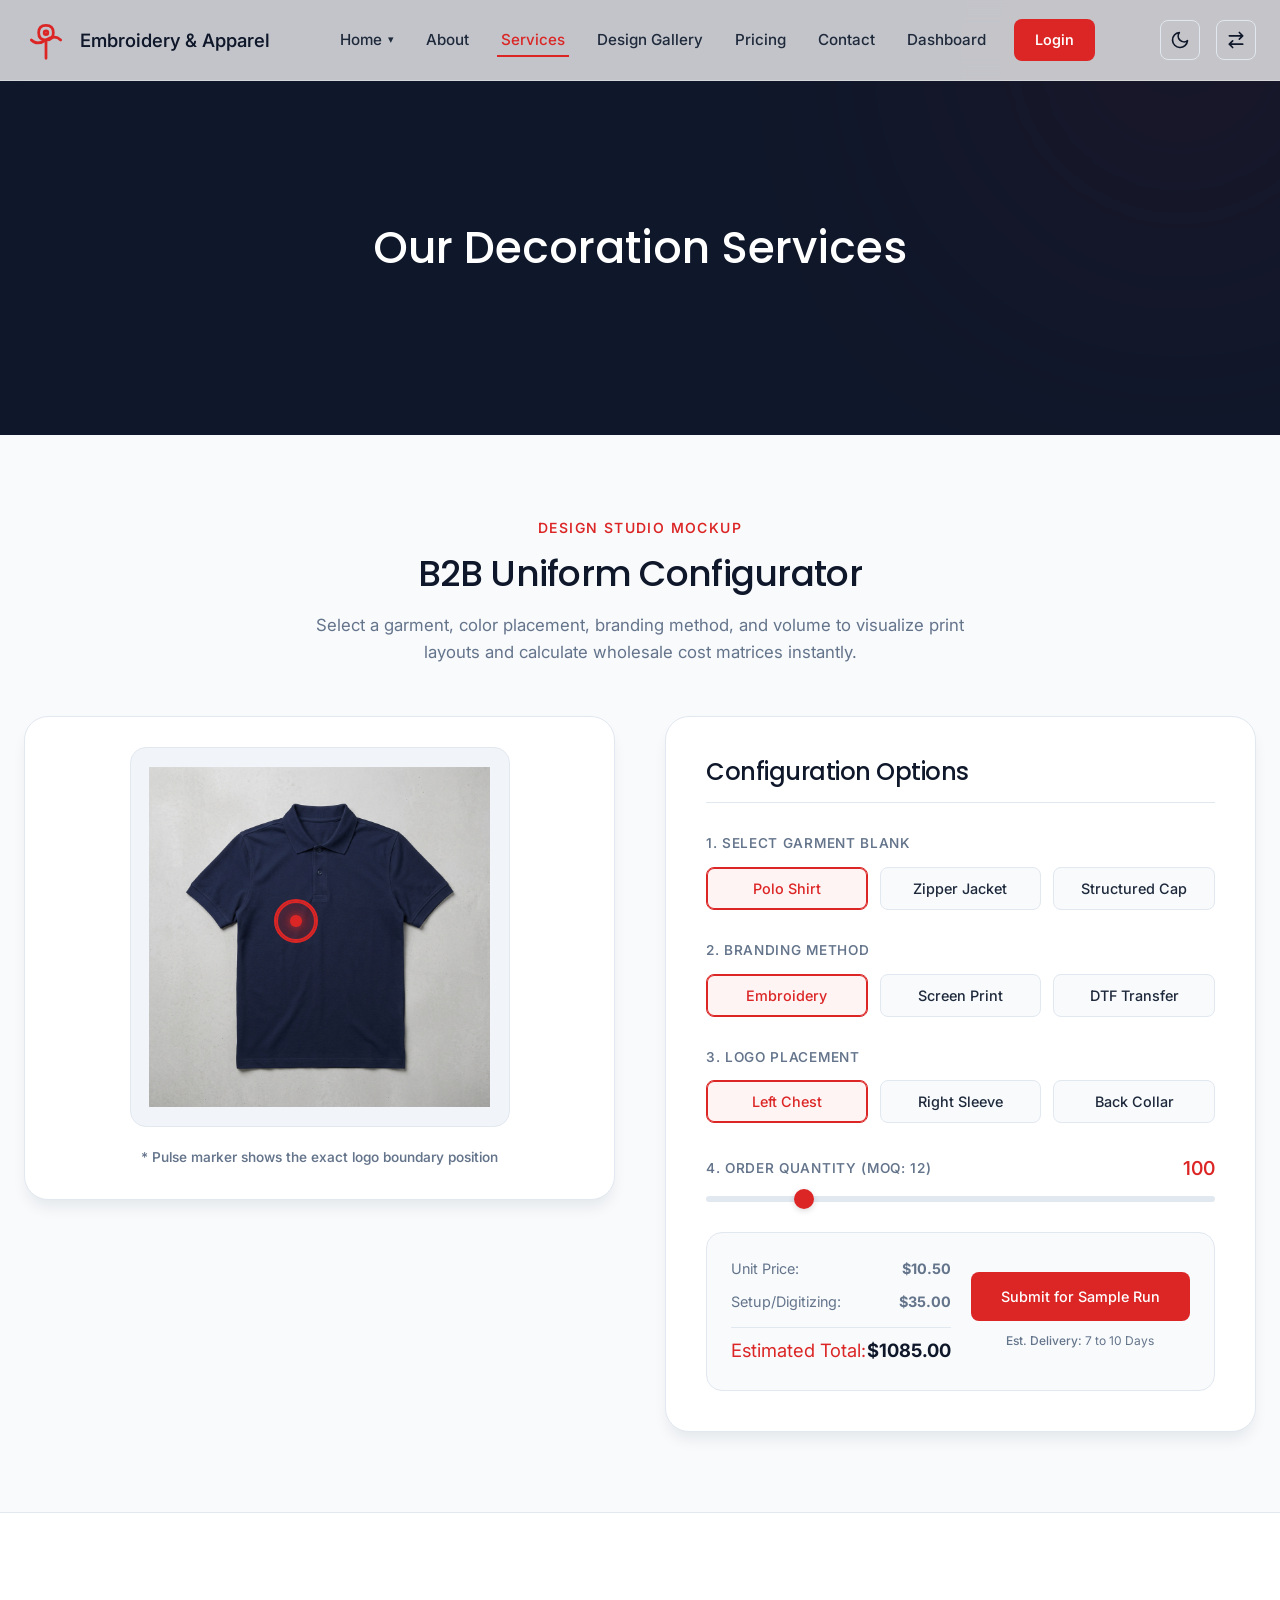
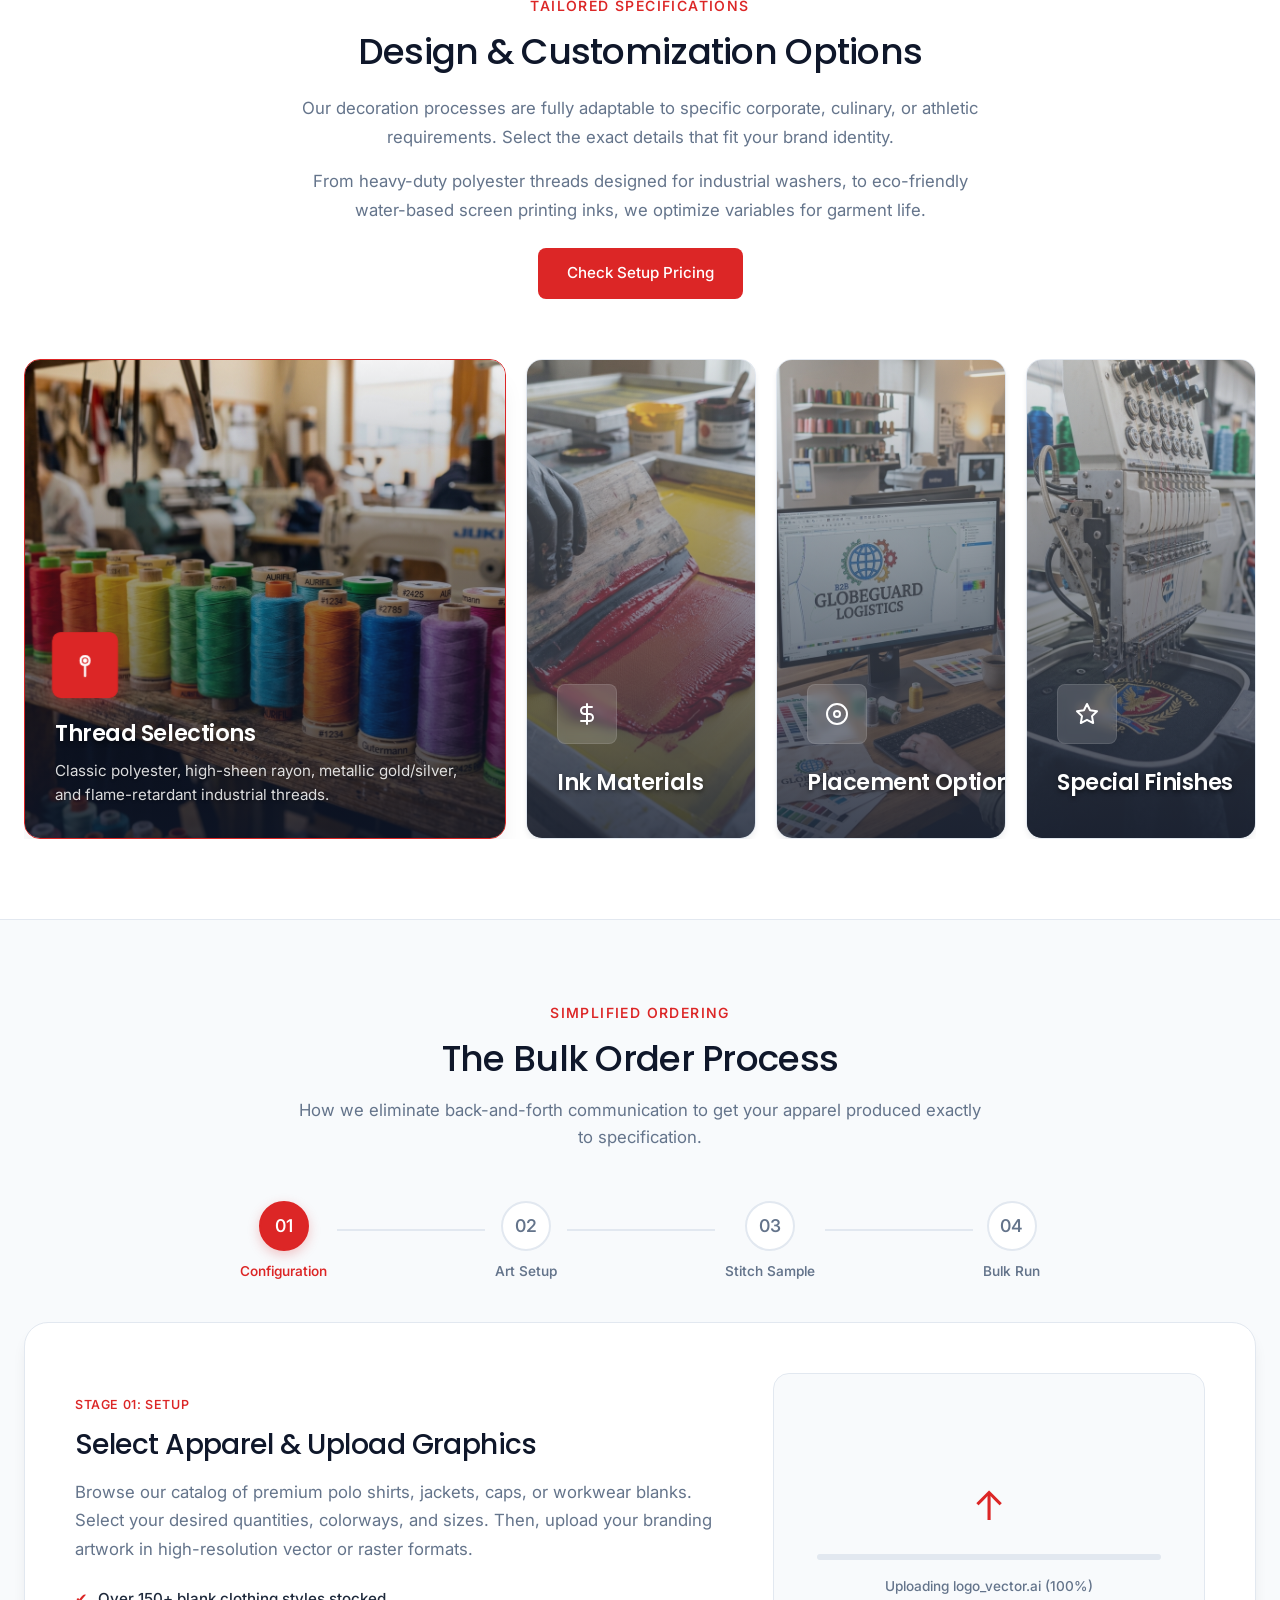
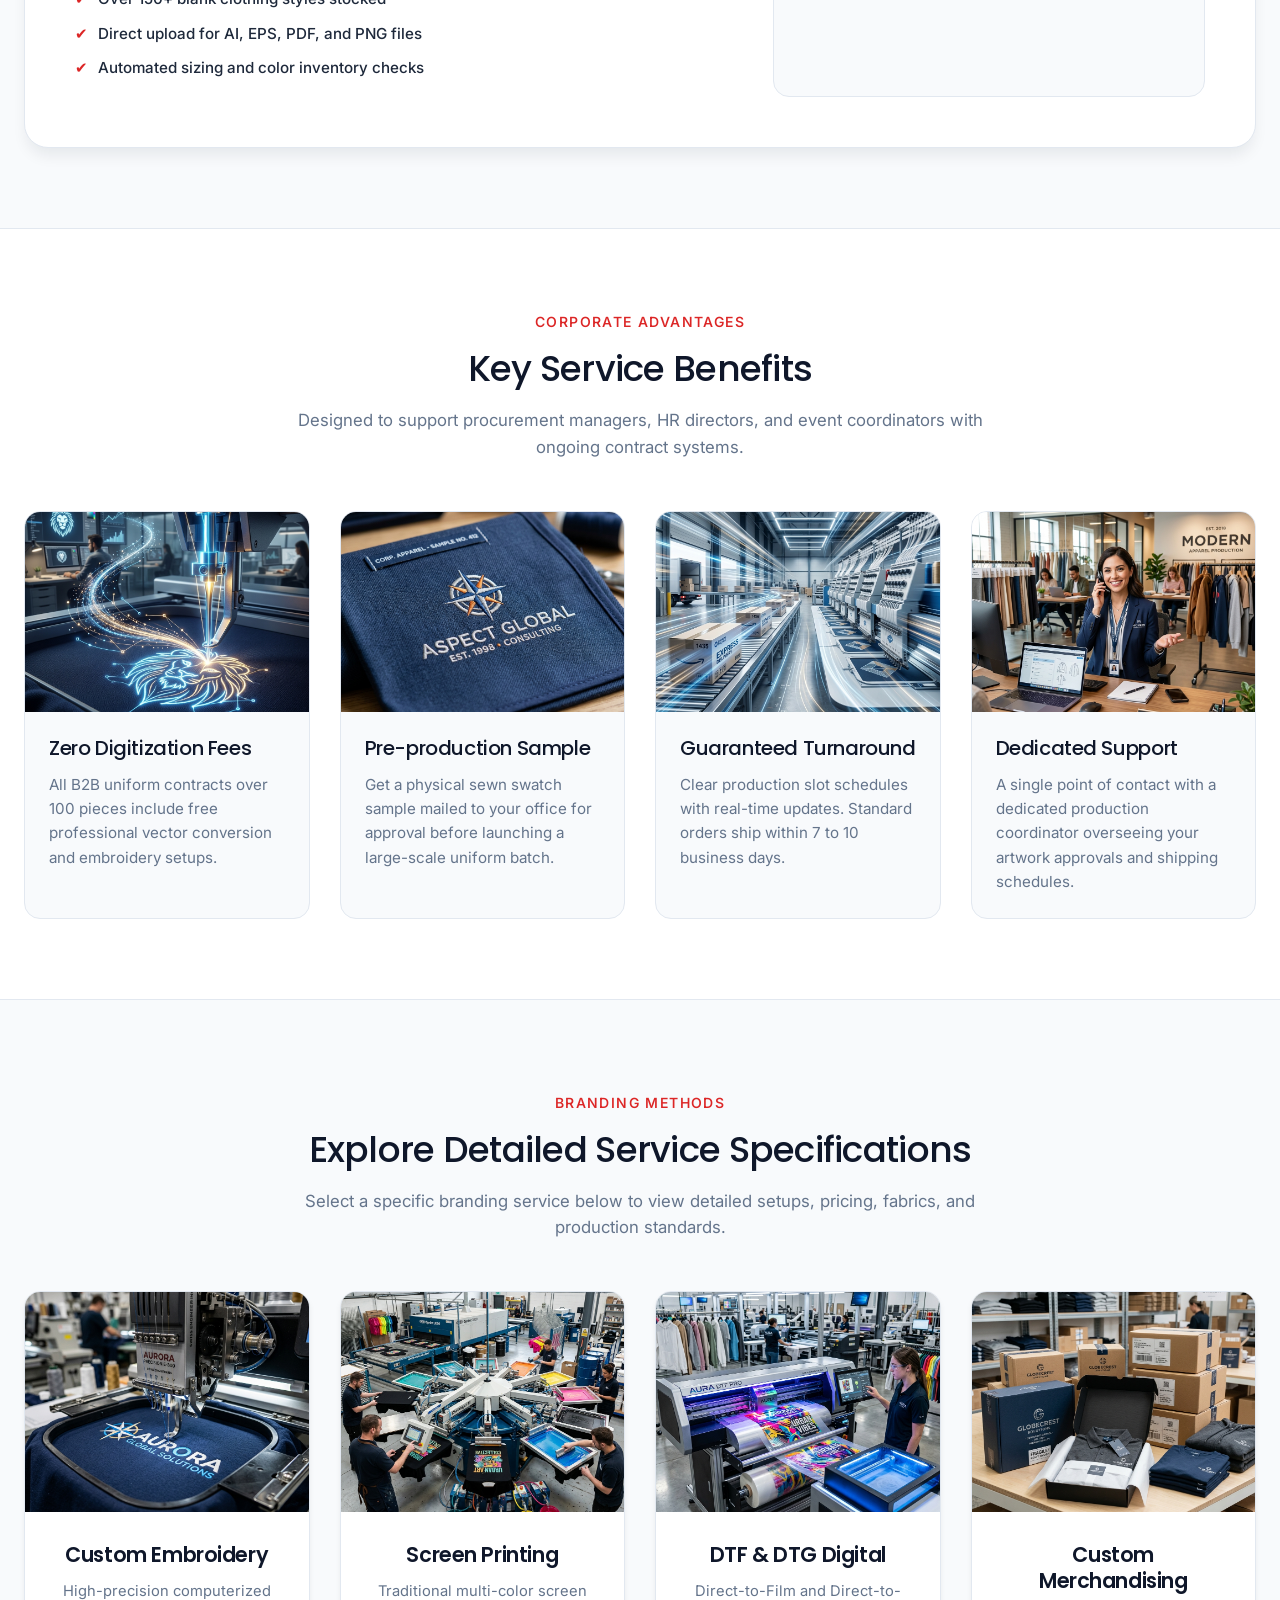
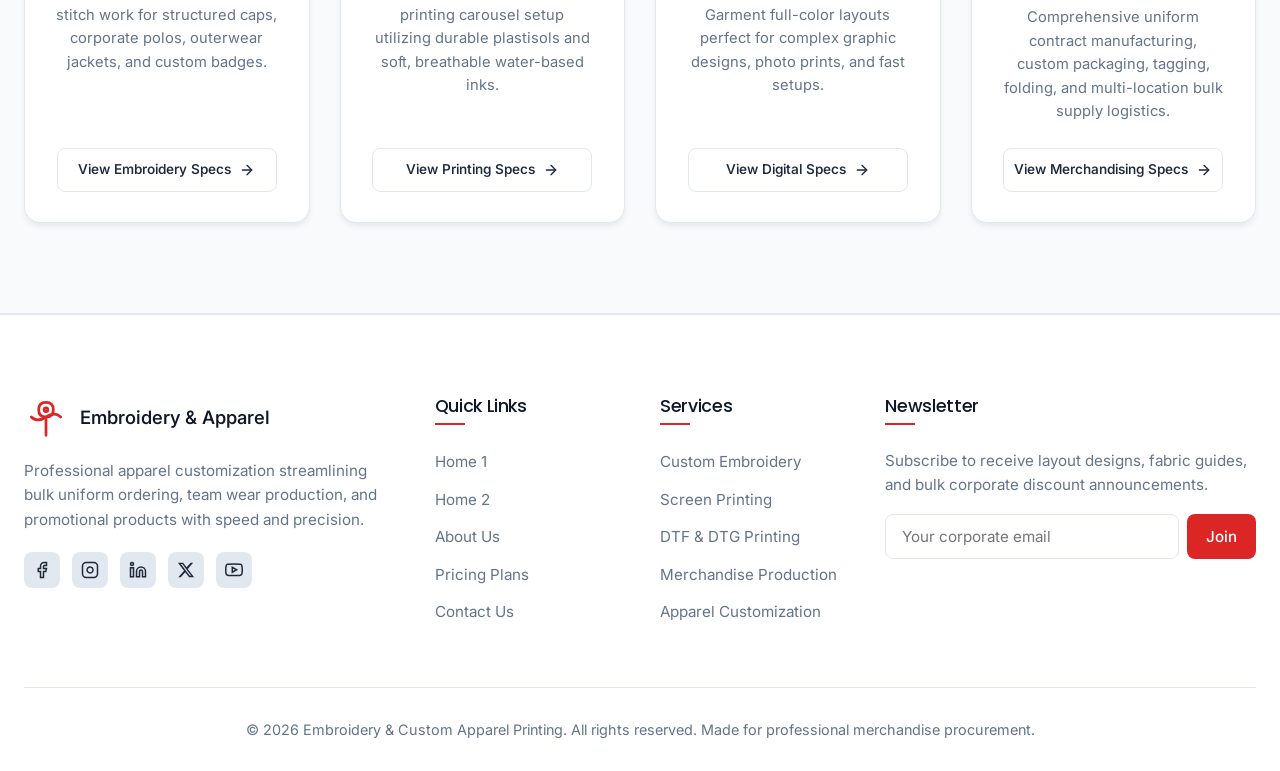
<file: services.html>
<!DOCTYPE html>
<html lang="en">

<head>
  <meta charset="UTF-8">
  <meta name="viewport" content="width=device-width, initial-scale=1.0">
  <title>Services | Embroidery & Custom Apparel Printing</title>
  <meta name="description"
    content="Explore our main B2B apparel branding services including custom embroidery, screen printing, direct-to-film transfers, and custom graphic vectors.">

  <!-- Open Graph Meta Tags -->
  <meta property="og:title" content="Services | Embroidery & Custom Apparel Printing">
  <meta property="og:description"
    content="Explore our main B2B apparel branding services including custom embroidery, screen printing, direct-to-film, and graphic vectors.">
  <meta property="og:image"
    content="https://images.unsplash.com/photo-1595079676339-1534801ad6cf?q=80&w=1200&auto=format&fit=crop">
  <meta property="og:url" content="https://customapparelprinting.com/services">
  <meta property="og:type" content="website">

  <!-- Style Sheets -->
  <link rel="stylesheet" href="assets/css/style.css">
  <link rel="stylesheet" href="assets/css/dark-mode.css">
  <link rel="stylesheet" href="assets/css/rtl.css">
  <!-- Page Specific Style for Hero Animation -->
  <style>
    @keyframes heroTextReveal {
      0% {
        opacity: 0;
        transform: translateY(25px);
        filter: blur(4px);
        letter-spacing: 0.05em;
      }

      100% {
        opacity: 1;
        transform: translateY(0);
        filter: blur(0);
        letter-spacing: normal;
      }
    }

    .animated-hero-title {
      animation: heroTextReveal 1.2s cubic-bezier(0.16, 1, 0.3, 1) forwards;
      opacity: 0;
    }

    /* Premium B2B Configurator Styles */
    .configurator-wrapper {
      display: grid;
      grid-template-columns: 1fr 1fr;
      gap: 50px;
      align-items: start;
      margin-top: 50px;
    }

    .configurator-preview-col {
      background: var(--color-bg-card);
      border: 1px solid var(--color-border);
      border-radius: var(--border-radius-lg);
      padding: 30px;
      box-shadow: var(--shadow-md);
      display: flex;
      flex-direction: column;
      align-items: center;
      position: relative;
    }

    .configurator-canvas {
      position: relative;
      width: 100%;
      max-width: 380px;
      aspect-ratio: 1;
      border-radius: var(--border-radius-md);
      background: #F1F5F9;
      display: flex;
      align-items: center;
      justify-content: center;
      overflow: hidden;
      border: 1px solid var(--color-border);
    }

    .configurator-canvas img {
      width: 90%;
      height: 90%;
      object-fit: contain;
      transition: opacity 0.3s ease;
    }

    .logo-marker {
      position: absolute;
      width: 44px;
      height: 44px;
      border-radius: 50%;
      background: rgba(220, 38, 38, 0.2);
      border: 2px solid var(--color-accent);
      display: flex;
      align-items: center;
      justify-content: center;
      cursor: pointer;
      z-index: 10;
      transition: all 0.5s cubic-bezier(0.16, 1, 0.3, 1);
    }

    .logo-marker-inner {
      width: 12px;
      height: 12px;
      border-radius: 50%;
      background: var(--color-accent);
      box-shadow: 0 0 10px var(--color-accent);
    }

    .logo-marker::after {
      content: '';
      position: absolute;
      width: 100%;
      height: 100%;
      border-radius: 50%;
      border: 2px solid var(--color-accent);
      animation: pulseMarker 1.8s infinite ease-in-out;
    }

    @keyframes pulseMarker {
      0% {
        transform: scale(1);
        opacity: 1;
      }

      100% {
        transform: scale(1.6);
        opacity: 0;
      }
    }

    .configurator-controls-col {
      background: var(--color-bg-card);
      border: 1px solid var(--color-border);
      border-radius: var(--border-radius-lg);
      padding: 40px;
      box-shadow: var(--shadow-md);
      display: flex;
      flex-direction: column;
      gap: 30px;
    }

    .configurator-title-wrapper {
      border-bottom: 1px solid var(--color-border);
      padding-bottom: 15px;
    }

    .configurator-title-wrapper h3 {
      font-size: 1.5rem;
      font-weight: 500;
      color: var(--color-primary);
    }

    .configurator-group {
      display: flex;
      flex-direction: column;
      gap: 12px;
    }

    .configurator-label {
      font-size: 0.85rem;
      font-weight: 550;
      text-transform: uppercase;
      letter-spacing: 0.05em;
      color: var(--color-text-muted);
    }

    .configurator-options-grid {
      display: grid;
      grid-template-columns: repeat(3, 1fr);
      gap: 12px;
    }

    .configurator-btn-select {
      background: var(--color-bg);
      border: 1px solid var(--color-border);
      border-radius: var(--border-radius-sm);
      padding: 12px;
      font-size: 0.9rem;
      font-weight: 500;
      color: var(--color-text);
      cursor: pointer;
      text-align: center;
      transition: all 0.3s;
    }

    .configurator-btn-select:hover {
      border-color: var(--color-accent);
      background: var(--color-bg-card);
    }

    .configurator-btn-select.active {
      border-color: var(--color-accent);
      background: rgba(220, 38, 38, 0.05);
      color: var(--color-accent);
      box-shadow: inset 0 0 0 1px var(--color-accent);
    }

    .slider-container {
      display: flex;
      flex-direction: column;
      gap: 8px;
    }

    .slider-header {
      display: flex;
      justify-content: space-between;
      align-items: center;
    }

    .slider-value {
      font-size: 1.2rem;
      font-weight: 550;
      color: var(--color-accent);
    }

    .range-slider {
      width: 100%;
      height: 6px;
      -webkit-appearance: none;
      background: var(--color-border);
      border-radius: 4px;
      outline: none;
    }

    .range-slider::-webkit-slider-thumb {
      -webkit-appearance: none;
      width: 20px;
      height: 20px;
      border-radius: 50%;
      background: var(--color-accent);
      cursor: pointer;
      box-shadow: 0 2px 6px rgba(0, 0, 0, 0.15);
      transition: transform 0.1s;
    }

    .range-slider::-webkit-slider-thumb:hover {
      transform: scale(1.2);
    }

    /* Pricing Output Card */
    .pricing-summary-card {
      background: var(--color-bg);
      border: 1px solid var(--color-border);
      border-radius: var(--border-radius-md);
      padding: 24px;
      display: grid;
      grid-template-columns: 1fr 1fr;
      gap: 20px;
      align-items: center;
    }

    .pricing-metrics {
      display: flex;
      flex-direction: column;
      gap: 10px;
    }

    .pricing-metric-item {
      display: flex;
      justify-content: space-between;
      font-size: 0.9rem;
      color: var(--color-text-muted);
    }

    .pricing-metric-item.total-price {
      font-size: 1.15rem;
      font-weight: 550;
      color: var(--color-primary);
      border-top: 1px solid var(--color-border);
      padding-top: 8px;
      margin-top: 4px;
    }

    .pricing-metric-item.total-price span {
      color: var(--color-accent);
    }

    .pricing-cta {
      display: flex;
      flex-direction: column;
      gap: 10px;
    }

    @media (max-width: 991px) {
      .configurator-wrapper {
        grid-template-columns: 1fr;
        gap: 30px;
      }
    }

    @media (max-width: 480px) {
      .configurator-preview-col {
        padding: 20px;
      }
      .configurator-controls-col {
        padding: 20px;
        gap: 20px;
      }
      .configurator-options-grid {
        grid-template-columns: 1fr;
        gap: 8px;
      }
      .pricing-summary-card {
        grid-template-columns: 1fr;
        gap: 16px;
        padding: 16px;
      }
    }

    /* Interactive Order Wizard Styles */
    .order-steps-nav {
      display: flex;
      align-items: center;
      justify-content: space-between;
      max-width: 800px;
      margin: 40px auto;
      position: relative;
      gap: 10px;
    }

    .order-step-nav-item {
      display: flex;
      flex-direction: column;
      align-items: center;
      cursor: pointer;
      z-index: 2;
      transition: var(--transition-smooth);
    }

    .order-step-nav-circle {
      width: 50px;
      height: 50px;
      border-radius: 50%;
      background: var(--color-bg-card);
      border: 2px solid var(--color-border);
      color: var(--color-text-muted);
      display: flex;
      align-items: center;
      justify-content: center;
      font-weight: 550;
      font-size: 1.1rem;
      transition: var(--transition-smooth);
    }

    .order-step-nav-text {
      margin-top: 10px;
      font-size: 0.85rem;
      font-weight: 550;
      color: var(--color-text-muted);
      transition: var(--transition-smooth);
    }

    .order-step-nav-line {
      flex-grow: 1;
      height: 2px;
      background: var(--color-border);
      margin-bottom: 24px;
      position: relative;
    }

    .order-step-nav-item.active .order-step-nav-circle {
      border-color: var(--color-accent);
      background: var(--color-accent);
      color: var(--color-light);
      box-shadow: 0 4px 12px rgba(220, 38, 38, 0.25);
    }

    .order-step-nav-item.active .order-step-nav-text {
      color: var(--color-accent);
    }

    .order-step-nav-item.completed .order-step-nav-circle {
      border-color: var(--color-accent);
      background: var(--color-bg-card);
      color: var(--color-accent);
    }

    .order-step-panels {
      background: var(--color-bg-card);
      border: 1px solid var(--color-border);
      border-radius: var(--border-radius-lg);
      padding: 50px;
      box-shadow: var(--shadow-md);
      min-height: 380px;
      margin-top: 40px;
      position: relative;
      overflow: hidden;
    }

    .order-step-panel {
      display: none;
      opacity: 0;
      transform: translateY(15px);
      transition: opacity 0.4s ease, transform 0.4s ease;
    }

    .order-step-panel.active {
      display: block;
      opacity: 1;
      transform: translateY(0);
    }

    .order-step-grid {
      display: grid;
      grid-template-columns: 1.2fr 0.8fr;
      gap: 50px;
      align-items: center;
    }

    .order-step-badge {
      display: inline-block;
      color: var(--color-accent);
      font-size: 0.78rem;
      font-weight: 550;
      text-transform: uppercase;
      letter-spacing: 0.05em;
      margin-bottom: 12px;
    }

    .order-step-title {
      font-size: 1.75rem;
      font-weight: 500;
      margin-bottom: 16px;
      color: var(--color-primary);
    }

    .order-step-text {
      color: var(--color-text-muted);
      font-size: 1.05rem;
      line-height: 1.7;
      margin-bottom: 24px;
    }

    .order-step-list {
      list-style: none;
      padding: 0;
      display: flex;
      flex-direction: column;
      gap: 10px;
    }

    .order-step-list li {
      font-size: 0.95rem;
      color: var(--color-text);
      display: flex;
      align-items: center;
      gap: 10px;
      font-weight: 500;
    }

    .order-step-list li span {
      color: var(--color-accent);
      font-weight: 550;
    }

    /* Order Step Visual Area */
    .order-step-visual {
      background: var(--color-bg);
      border: 1px solid var(--color-border);
      border-radius: var(--border-radius-md);
      aspect-ratio: 4 / 3;
      display: flex;
      align-items: center;
      justify-content: center;
      position: relative;
      overflow: hidden;
    }

    /* Animations & Visual Boxes */

    /* Upload Box */
    .visual-upload-box {
      display: flex;
      flex-direction: column;
      align-items: center;
      gap: 16px;
      width: 80%;
    }

    .upload-arrow {
      font-size: 2.5rem;
      color: var(--color-accent);
      animation: bounceArrow 1.5s infinite ease-in-out;
    }

    .upload-progress-bar {
      width: 100%;
      height: 6px;
      background: var(--color-border);
      border-radius: 4px;
      overflow: hidden;
    }

    .upload-progress-fill {
      height: 100%;
      width: 0%;
      background: var(--color-accent);
      border-radius: 4px;
      animation: fillProgress 3s infinite ease-out;
    }

    .upload-status {
      font-size: 0.85rem;
      color: var(--color-text-muted);
      font-weight: 500;
    }

    @keyframes bounceArrow {

      0%,
      100% {
        transform: translateY(0);
      }

      50% {
        transform: translateY(-8px);
      }
    }

    @keyframes fillProgress {
      0% {
        width: 0%;
      }

      75%,
      100% {
        width: 100%;
      }
    }

    /* Art Vector Box */
    .visual-art-box {
      width: 75%;
      height: 75%;
      display: flex;
      align-items: center;
      justify-content: center;
    }

    .vector-mesh {
      width: 100%;
      height: 100%;
    }

    .animated-path {
      stroke: var(--color-accent);
      stroke-dasharray: 240;
      stroke-dashoffset: 240;
      animation: drawPath 4s infinite linear;
    }

    .vector-point {
      transform-origin: center;
      animation: pulsePoint 2s infinite ease-in-out;
    }

    .point-2 {
      animation-delay: 0.5s;
    }

    .point-3 {
      animation-delay: 1s;
    }

    .point-4 {
      animation-delay: 1.5s;
    }

    @keyframes drawPath {
      0% {
        stroke-dashoffset: 240;
      }

      50%,
      100% {
        stroke-dashoffset: 0;
      }
    }

    @keyframes pulsePoint {

      0%,
      100% {
        transform: scale(1);
        opacity: 1;
      }

      50% {
        transform: scale(1.4);
        opacity: 0.7;
      }
    }

    /* Stitch Box */
    .visual-stitch-box {
      position: relative;
      width: 80%;
      height: 80%;
      display: flex;
      flex-direction: column;
      justify-content: center;
      align-items: center;
    }

    .needle-machine {
      position: absolute;
      top: 10px;
      left: 50%;
      transform: translateX(-50%);
      width: 4px;
      height: 60px;
      background: var(--color-text-muted);
      animation: stitchNeedle 0.4s infinite ease-in-out;
    }

    .needle-body::after {
      content: '';
      position: absolute;
      bottom: -6px;
      left: -2px;
      width: 8px;
      height: 8px;
      background: var(--color-primary);
      border-radius: 50%;
    }

    .sewn-fabric {
      width: 90%;
      height: 40%;
      background: var(--color-bg-card);
      border: 2px dashed var(--color-border);
      border-radius: var(--border-radius-sm);
      margin-top: 60px;
      display: flex;
      align-items: center;
      justify-content: center;
      position: relative;
    }

    .sewn-logo {
      font-size: 1rem;
      font-weight: 550;
      color: var(--color-accent);
      border: 2px solid var(--color-accent);
      padding: 6px 12px;
      border-radius: 4px;
      transform: rotate(-5deg);
      animation: logoReveal 3s infinite ease-in-out;
      opacity: 0;
    }

    @keyframes stitchNeedle {

      0%,
      100% {
        transform: translate(-50%, 0);
      }

      50% {
        transform: translate(-50%, 12px);
      }
    }

    @keyframes logoReveal {

      0%,
      25% {
        opacity: 0;
        transform: rotate(-5deg) scale(0.8);
      }

      50%,
      100% {
        opacity: 1;
        transform: rotate(-5deg) scale(1);
      }
    }

    /* Shipping Box */
    .visual-shipping-box {
      display: flex;
      flex-direction: column;
      align-items: center;
      gap: 16px;
      width: 80%;
    }

    .box-container {
      width: 60px;
      height: 60px;
      position: relative;
      animation: bounceBox 2s infinite ease-in-out;
    }

    .box-lid {
      width: 64px;
      height: 12px;
      background: var(--color-accent);
      border-radius: 2px;
      position: absolute;
      top: 0;
      left: -2px;
    }

    .box-body {
      width: 60px;
      height: 48px;
      background: var(--color-primary);
      position: absolute;
      bottom: 0;
      display: flex;
      align-items: center;
      justify-content: center;
      border-radius: 0 0 4px 4px;
    }

    .box-logo {
      color: var(--color-light);
      font-size: 1.2rem;
    }

    .shipping-dots {
      display: flex;
      gap: 8px;
    }

    .dot {
      width: 8px;
      height: 8px;
      border-radius: 50%;
      background: var(--color-accent);
      animation: pulseDot 1.2s infinite ease-in-out;
    }

    .dot-2 {
      animation-delay: 0.2s;
    }

    .dot-3 {
      animation-delay: 0.4s;
    }

    .delivery-badge {
      font-size: 0.8rem;
      font-weight: 550;
      color: var(--color-text-muted);
    }

    @keyframes bounceBox {

      0%,
      100% {
        transform: translateY(0) rotate(0);
      }

      50% {
        transform: translateY(-10px) rotate(3deg);
      }
    }

    @keyframes pulseDot {

      0%,
      100% {
        transform: scale(0.6);
        opacity: 0.4;
      }

      50% {
        transform: scale(1.2);
        opacity: 1;
      }
    }

    /* Responsive adjustments for Order Steps */
    @media (max-width: 768px) {
      .order-steps-nav {
        flex-direction: column;
        align-items: flex-start;
        gap: 20px;
        padding-left: 20px;
      }

      .order-step-nav-line {
        width: 2px;
        height: 30px;
        margin-left: 24px;
        margin-bottom: 0;
      }

      .order-step-nav-item {
        flex-direction: row;
        gap: 15px;
        align-items: center;
      }

      .order-step-nav-text {
        margin-top: 0;
      }

      .order-step-grid {
        grid-template-columns: 1fr;
        gap: 30px;
      }

      .order-step-panels {
        padding: 30px 20px;
      }
    }

    /* Custom Spec Accordion Section */
    .spec-accordion-section {
      background-color: var(--color-bg-card);
      border-top: 1px solid var(--color-border);
      border-bottom: 1px solid var(--color-border);
      padding: 80px 0;
      overflow: hidden;
    }

    .spec-accordion-container {
      display: flex;
      flex-direction: column;
      gap: 40px;
    }

    .spec-header {
      max-width: 800px;
      margin: 0 auto 20px;
      text-align: center;
    }

    .spec-accordion-wrapper {
      display: flex;
      width: 100%;
      height: 480px;
      gap: 20px;
      overflow: hidden;
    }

    .spec-panel {
      flex: 1;
      height: 100%;
      border-radius: var(--border-radius-md);
      background: var(--color-bg);
      border: 1px solid var(--color-border);
      position: relative;
      overflow: hidden;
      cursor: pointer;
      transition: flex 0.6s cubic-bezier(0.25, 1, 0.5, 1), background-color 0.3s, border-color 0.3s, box-shadow 0.3s;
      display: flex;
      flex-direction: column;
      justify-content: flex-end;
      padding: 30px;
      box-shadow: var(--shadow-sm);
    }

    .spec-panel::after {
      content: '';
      position: absolute;
      top: 0;
      left: 0;
      width: 100%;
      height: 100%;
      background: linear-gradient(to bottom, rgba(15, 23, 42, 0.1) 0%, rgba(15, 23, 42, 0.55) 50%, rgba(15, 23, 42, 0.92) 100%);
      z-index: 2;
      opacity: 0.85;
      transition: opacity 0.5s ease, background 0.5s ease;
    }

    .spec-panel:hover,
    .spec-panel.active {
      flex: 2.5;
      border-color: var(--color-accent);
      box-shadow: var(--shadow-lg);
    }

    .spec-panel:hover::after,
    .spec-panel.active::after {
      opacity: 0.95;
      background: linear-gradient(to bottom, rgba(15, 23, 42, 0.05) 0%, rgba(15, 23, 42, 0.45) 45%, rgba(15, 23, 42, 0.88) 100%);
    }

    /* Panel Content styling */
    .spec-panel-content {
      position: relative;
      z-index: 3;
      transition: transform 0.6s cubic-bezier(0.25, 1, 0.5, 1);
    }

    .spec-panel-icon-box {
      width: 60px;
      height: 60px;
      border-radius: var(--border-radius-sm);
      background: rgba(255, 255, 255, 0.15);
      backdrop-filter: blur(4px);
      -webkit-backdrop-filter: blur(4px);
      color: var(--color-light);
      display: flex;
      align-items: center;
      justify-content: center;
      margin-bottom: 24px;
      transition: all 0.5s ease;
      border: 1px solid rgba(255, 255, 255, 0.1);
    }

    .spec-panel:hover .spec-panel-icon-box,
    .spec-panel.active .spec-panel-icon-box {
      background: var(--color-accent);
      color: var(--color-light);
      border-color: var(--color-accent);
      transform: scale(1.1);
      box-shadow: 0 4px 15px rgba(220, 38, 38, 0.3);
    }

    .spec-panel-title {
      font-size: 1.4rem;
      font-weight: 550;
      color: var(--color-light) !important;
      margin-bottom: 12px;
      white-space: nowrap;
      text-shadow: 0 2px 4px rgba(0, 0, 0, 0.5);
    }

    .spec-panel-desc {
      font-size: 0.95rem;
      color: rgba(255, 255, 255, 0.85);
      line-height: 1.6;
      opacity: 0;
      max-height: 0;
      overflow: hidden;
      transition: opacity 0.4s ease 0.1s, max-height 0.4s ease;
      text-shadow: 0 1px 3px rgba(0, 0, 0, 0.4);
    }

    .spec-panel:hover .spec-panel-desc,
    .spec-panel.active .spec-panel-desc {
      opacity: 1;
      max-height: 120px;
      margin-top: 10px;
    }

    /* Image Background Area */
    .spec-panel-visual {
      position: absolute;
      top: 0;
      left: 0;
      width: 100%;
      height: 100%;
      display: flex;
      align-items: center;
      justify-content: center;
      opacity: 0.7;
      transition: opacity 0.5s ease, transform 0.5s ease;
      z-index: 1;
    }

    .spec-panel-visual img {
      width: 100%;
      height: 100%;
      object-fit: cover;
      transition: transform 0.6s cubic-bezier(0.25, 1, 0.5, 1);
    }

    .spec-panel:hover .spec-panel-visual,
    .spec-panel.active .spec-panel-visual {
      opacity: 1;
    }

    .spec-panel:hover .spec-panel-visual img,
    .spec-panel.active .spec-panel-visual img {
      transform: scale(1.06);
    }

    /* Mobile responsive accordion fallback */
    @media (max-width: 768px) {
      .spec-accordion-wrapper {
        flex-direction: column;
        height: auto;
        gap: 15px;
      }

      .spec-panel {
        height: 180px;
        justify-content: center;
        padding: 20px;
      }

      .spec-panel:hover,
      .spec-panel.active {
        flex: none;
        height: 240px;
      }

      .spec-panel-desc {
        max-height: 0;
      }

      .spec-panel:hover .spec-panel-desc,
      .spec-panel.active .spec-panel-desc {
        max-height: 80px;
      }

      .spec-panel-icon-box {
        margin-bottom: 12px;
      }
    }

    /* Service Hub Navigation Section */
    .services-hub-section {
      background: var(--color-bg);
      padding: 90px 0;
      border-bottom: 1px solid var(--color-border);
    }

    .services-hub-grid {
      display: grid;
      grid-template-columns: repeat(4, 1fr);
      gap: 30px;
      margin-top: 40px;
    }

    .service-hub-card {
      background: var(--color-bg-card);
      border: 1px solid var(--color-border);
      border-radius: var(--border-radius-md);
      padding: 35px 30px;
      display: flex;
      flex-direction: column;
      height: 100%;
      box-shadow: var(--shadow-sm);
      transition: var(--transition-smooth);
      position: relative;
      overflow: hidden;
    }

    .service-hub-card::before {
      content: '';
      position: absolute;
      top: 0;
      left: 0;
      width: 4px;
      height: 100%;
      background: var(--color-accent);
      transform: scaleY(0);
      transform-origin: bottom;
      transition: transform 0.3s ease;
    }

    .service-hub-card:hover {
      transform: translateY(-6px);
      box-shadow: var(--shadow-lg);
      border-color: var(--color-accent);
    }

    .service-hub-card:hover::before {
      transform: scaleY(1);
    }

    .service-hub-card-icon {
      color: var(--color-accent);
      margin-bottom: 20px;
      display: flex;
      align-items: center;
      justify-content: center;
    }

    .service-hub-card-title {
      font-size: 1.3rem;
      font-weight: 550;
      margin-bottom: 12px;
      color: var(--color-primary);
      text-align: center;
    }

    .service-hub-card-desc {
      font-size: 0.92rem;
      color: var(--color-text-muted);
      line-height: 1.6;
      margin-bottom: 24px;
      flex-grow: 1;
      text-align: center;
    }

    .service-hub-card-btn {
      margin-top: auto;
      width: 220px;
      max-width: 100%;
      height: 44px;
      font-size: 0.85rem;
      font-weight: 550;
      border: 1px solid var(--color-border);
      color: var(--color-secondary);
      background: transparent;
      border-radius: var(--border-radius-sm);
      transition: var(--transition-smooth);
      display: inline-flex;
      align-items: center;
      justify-content: center;
      gap: 8px;
      margin-left: auto;
      margin-right: auto;
      white-space: nowrap;
      box-sizing: border-box;
    }

    .service-hub-card:hover .service-hub-card-btn {
      background: var(--color-accent);
      color: var(--color-light);
      border-color: var(--color-accent);
      box-shadow: 0 4px 12px rgba(220, 38, 38, 0.2);
    }

    @media (max-width: 1024px) {
      .services-hub-grid {
        grid-template-columns: repeat(2, 1fr);
      }
    }

    @media (max-width: 600px) {
      .services-hub-grid {
        grid-template-columns: 1fr;
      }
    }

    /* Key Service Benefits Card Styles */
    .benefit-card {
      padding: 30px;
      border-radius: var(--border-radius-md);
      border: 1px solid var(--color-border);
      background: var(--color-bg);
      transition: transform 0.3s cubic-bezier(0.16, 1, 0.3, 1), border-color 0.3s ease, box-shadow 0.3s ease, background-color 0.3s ease;
    }

    .benefit-card:hover {
      transform: translateY(-5px);
      border-color: var(--color-accent);
      box-shadow: var(--shadow-md);
      background: var(--color-bg-card);
    }

    .benefit-card svg {
      transition: transform 0.3s cubic-bezier(0.16, 1, 0.3, 1);
    }

    .benefit-card:hover svg {
      transform: scale(1.12);
    }
  </style>
  <link rel="icon" type="image/svg+xml" href="assets/images/favicon.svg">
</head>

<body>

  <!-- Sticky Navbar -->
  <header class="navbar-header">
    <div class="container navbar-container">
      <a href="index.html" class="logo">
        <svg class="logo-icon" viewBox="0 0 24 24" fill="none" stroke="currentColor" stroke-width="1.5"
          stroke-linecap="round" stroke-linejoin="round">
          <path d="M12 22V12M12 12c2.5 0 4-1.5 4-4s-1.5-4-4-4-4 1.5-4 4 1.5 4 4 4z"></path>
          <circle cx="12" cy="8" r="1"></circle>
          <path d="M20 12c-2-2-5-2-8 0s-6 2-8 0"></path>
        </svg>
        <div class="logo-text">
          Embroidery & Apparel
        </div>
      </a>
      <nav class="navbar-nav">
        <ul class="nav-menu">
          <li class="dropdown">
            <a href="#" class="nav-link dropdown-toggle">Home <span class="arrow">&#9662;</span></a>
            <ul class="dropdown-menu">
              <li><a href="index.html" class="dropdown-item">Home 1</a></li>
              <li><a href="home-2.html" class="dropdown-item">Home 2</a></li>
            </ul>
          </li>
          <li><a href="about.html" class="nav-link">About</a></li>
          <li><a href="services.html" class="nav-link active">Services</a></li>
          <li><a href="design-gallery.html" class="nav-link">Design Gallery</a></li>
          <li><a href="pricing.html" class="nav-link">Pricing</a></li>
          <li><a href="contact.html" class="nav-link">Contact</a></li>
          <li><a href="dashboard.html" class="nav-link">Dashboard</a></li>
          <li><a href="login.html" class="btn btn-login">Login</a></li>
        </ul>
      </nav>
      <div class="navbar-controls">
        <button id="dark-mode-toggle" class="ctrl-btn" aria-label="Toggle Dark Mode">
          <svg width="20" height="20" viewBox="0 0 24 24" fill="none" stroke="currentColor" stroke-width="2"
            stroke-linecap="round" stroke-linejoin="round">
            <path d="M21 12.79A9 9 0 1 1 11.21 3 7 7 0 0 0 21 12.79z"></path>
          </svg>
        </button>
        <button id="rtl-toggle" class="ctrl-btn" aria-label="Toggle Layout Direction">
          <svg width="20" height="20" viewBox="0 0 24 24" fill="none" stroke="currentColor" stroke-width="2"
            stroke-linecap="round" stroke-linejoin="round">
            <path d="M20 17H4M4 17l4-4M4 17l4 4M4 7h16M20 7l-4-4M20 7l-4 4" />
          </svg>
        </button>
        <button class="hamburger" aria-label="Toggle Menu" aria-expanded="false">
          <span></span>
          <span></span>
          <span></span>
        </button>
      </div>
    </div>
  </header>

  <!-- Page Hero (Header) - Section 1 -->
  <section class="page-hero" style="padding: 220px 0 160px; text-align: center;">
    <div class="container">
      <h1 class="page-hero-title animated-hero-title" style="margin-bottom: 0;">Our Decoration Services</h1>
    </div>
  </section>

  <!-- Section 2: Interactive Uniform Configurator & Cost Estimator -->
  <section class="section">
    <div class="container">
      <div class="section-title-wrapper" style="text-align: center; max-width: 650px; margin: 0 auto 50px;">
        <span class="section-subtitle">Design Studio Mockup</span>
        <h2 class="section-title">B2B Uniform Configurator</h2>
        <p class="section-desc">Select a garment, color placement, branding method, and volume to visualize print
          layouts and calculate wholesale cost matrices instantly.</p>
      </div>

      <div class="configurator-wrapper">
        <!-- Preview Window -->
        <div class="configurator-preview-col">
          <div class="configurator-canvas">
            <img id="garmentPreview" src="assets/images/blank_polo.png" alt="Blank polo shirt preview">
            <div id="logoMarker" class="logo-marker" style="top: 40%; left: 38%;">
              <div class="logo-marker-inner"></div>
            </div>
          </div>
          <div style="margin-top: 20px; text-align: center;">
            <p style="font-size: 0.85rem; color: var(--color-text-muted); font-weight: 550;">
              * Pulse marker shows the exact logo boundary position
            </p>
          </div>
        </div>

        <!-- Configuration Selector Controls -->
        <div class="configurator-controls-col">
          <div class="configurator-title-wrapper">
            <h3>Configuration Options</h3>
          </div>

          <!-- Group 1: Garment Type -->
          <div class="configurator-group">
            <span class="configurator-label">1. Select Garment Blank</span>
            <div class="configurator-options-grid">
              <button class="configurator-btn-select garment-btn active" data-garment="polo"
                data-img="assets/images/blank_polo.png">Polo Shirt</button>
              <button class="configurator-btn-select garment-btn" data-garment="jacket"
                data-img="assets/images/blank_jacket.png">Zipper Jacket</button>
              <button class="configurator-btn-select garment-btn" data-garment="cap"
                data-img="assets/images/blank_cap.png">Structured Cap</button>
            </div>
          </div>

          <!-- Group 2: Branding Method -->
          <div class="configurator-group">
            <span class="configurator-label">2. Branding Method</span>
            <div class="configurator-options-grid">
              <button class="configurator-btn-select method-btn active" data-method="embroidery">Embroidery</button>
              <button class="configurator-btn-select method-btn" data-method="screen">Screen Print</button>
              <button class="configurator-btn-select method-btn" data-method="dtf">DTF Transfer</button>
            </div>
          </div>

          <!-- Group 3: Logo Placement -->
          <div class="configurator-group">
            <span class="configurator-label">3. Logo Placement</span>
            <div class="configurator-options-grid" id="placementOptions">
              <button class="configurator-btn-select placement-btn active" data-placement="chest">Left Chest</button>
              <button class="configurator-btn-select placement-btn" data-placement="sleeve">Right Sleeve</button>
              <button class="configurator-btn-select placement-btn" data-placement="collar">Back Collar</button>
            </div>
          </div>

          <!-- Group 4: Quantity Slider -->
          <div class="configurator-group">
            <div class="slider-header">
              <span class="configurator-label">4. Order Quantity (MOQ: 12)</span>
              <span class="slider-value" id="qtyVal">100</span>
            </div>
            <input type="range" class="range-slider" id="qtySlider" min="12" max="500" value="100">
          </div>

          <!-- Pricing Estimates -->
          <div class="pricing-summary-card">
            <div class="pricing-metrics">
              <div class="pricing-metric-item">
                <span>Unit Price:</span>
                <strong id="unitPrice">$15.00</strong>
              </div>
              <div class="pricing-metric-item">
                <span>Setup/Digitizing:</span>
                <strong id="setupFee">$35.00</strong>
              </div>
              <div class="pricing-metric-item total-price">
                <span>Estimated Total:</span>
                <strong id="totalPrice">$1,535.00</strong>
              </div>
            </div>
            <div class="pricing-cta">
              <a href="contact.html" class="btn btn-primary btn-block" style="font-size: 0.9rem;">Submit for Sample
                Run</a>
              <span style="font-size: 0.75rem; text-align: center; color: var(--color-text-muted); font-weight: 500;">
                Est. Delivery: <span id="deliveryDays">7 to 10 Days</span>
              </span>
            </div>
          </div>
        </div>
      </div>
    </div>
  </section>

  <!-- Section 3: Customization Options -->
  <section class="spec-accordion-section">
    <div class="container spec-accordion-container">
      <div class="spec-header">
        <span class="section-subtitle">Tailored Specifications</span>
        <h2 class="section-title" style="margin-bottom: 20px;">Design & Customization Options</h2>
        <p
          style="color: var(--color-text-muted); font-size: 1.05rem; margin-bottom: 16px; line-height: 1.7; max-width: 700px; margin-left: auto; margin-right: auto;">
          Our decoration processes are fully adaptable to specific corporate, culinary, or athletic requirements. Select
          the exact details that fit your brand identity.
        </p>
        <p
          style="color: var(--color-text-muted); font-size: 1.05rem; line-height: 1.7; margin-bottom: 24px; max-width: 700px; margin-left: auto; margin-right: auto;">
          From heavy-duty polyester threads designed for industrial washers, to eco-friendly water-based screen printing
          inks, we optimize variables for garment life.
        </p>
        <a href="pricing.html" class="btn btn-primary">Check Setup Pricing</a>
      </div>

      <div class="spec-accordion-wrapper">
        <!-- Panel 1: Thread Selections -->
        <div class="spec-panel active" data-index="0">
          <div class="spec-panel-visual">
            <img src="assets/images/spec_threads.png"
              alt="Thread Selections: Spools of colorful embroidery threads in a workshop">
          </div>
          <div class="spec-panel-content">
            <div class="spec-panel-icon-box">
              <svg width="24" height="24" viewBox="0 0 24 24" fill="none" stroke="currentColor" stroke-width="2"
                stroke-linecap="round" stroke-linejoin="round">
                <path d="M12 22V12M12 12c2.5 0 4-1.5 4-4s-1.5-4-4-4-4 1.5-4 4 1.5 4 4 4z"></path>
                <circle cx="12" cy="8" r="1"></circle>
              </svg>
            </div>
            <h4 class="spec-panel-title">Thread Selections</h4>
            <div class="spec-panel-desc">
              Classic polyester, high-sheen rayon, metallic gold/silver, and flame-retardant industrial threads.
            </div>
          </div>
        </div>

        <!-- Panel 2: Ink Materials -->
        <div class="spec-panel" data-index="1">
          <div class="spec-panel-visual">
            <img src="assets/images/spec_ink.png"
              alt="Ink Materials: Vibrant screen printing inks ready for squeezing onto mesh">
          </div>
          <div class="spec-panel-content">
            <div class="spec-panel-icon-box">
              <svg width="24" height="24" viewBox="0 0 24 24" fill="none" stroke="currentColor" stroke-width="2"
                stroke-linecap="round" stroke-linejoin="round">
                <path d="M12 2v20M17 5H9.5a3.5 3.5 0 0 0 0 7h5a3.5 3.5 0 0 1 0 7H6"></path>
              </svg>
            </div>
            <h4 class="spec-panel-title">Ink Materials</h4>
            <div class="spec-panel-desc">
              Standard plastisol, breathable water-based inks, discharge prints, and reflective safety overlays.
            </div>
          </div>
        </div>

        <!-- Panel 3: Placement Options -->
        <div class="spec-panel" data-index="2">
          <div class="spec-panel-visual">
            <img src="assets/images/workflow_digitizing_setup.png"
              alt="Placement Options: Digital logo layout setup and alignment process">
          </div>
          <div class="spec-panel-content">
            <div class="spec-panel-icon-box">
              <svg width="24" height="24" viewBox="0 0 24 24" fill="none" stroke="currentColor" stroke-width="2"
                stroke-linecap="round" stroke-linejoin="round">
                <circle cx="12" cy="12" r="10"></circle>
                <circle cx="12" cy="12" r="3"></circle>
              </svg>
            </div>
            <h4 class="spec-panel-title">Placement Options</h4>
            <div class="spec-panel-desc">
              Left chest, back neck, sleeves, cuffs, hat sides, pockets, and custom seams.
            </div>
          </div>
        </div>

        <!-- Panel 4: Special Finishes -->
        <div class="spec-panel" data-index="3">
          <div class="spec-panel-visual">
            <img src="assets/images/workflow_embroidery_machine.png"
              alt="Special Finishes: Computer guided multi-head embroidery machines creating premium textures">
          </div>
          <div class="spec-panel-content">
            <div class="spec-panel-icon-box">
              <svg width="24" height="24" viewBox="0 0 24 24" fill="none" stroke="currentColor" stroke-width="2"
                stroke-linecap="round" stroke-linejoin="round">
                <polygon
                  points="12 2 15.09 8.26 22 9.27 17 14.14 18.18 21.02 12 17.77 5.82 21.02 7 14.14 2 9.27 8.91 8.26 12 2">
                </polygon>
              </svg>
            </div>
            <h4 class="spec-panel-title">Special Finishes</h4>
            <div class="spec-panel-desc">
              3D puff embroidery, loop pile chenille patches, vintage distressed printing, and dye sublimation
              transfers.
            </div>
          </div>
        </div>
      </div>
    </div>
  </section>

  <!-- Section 4: Bulk Order Process (Interactive Animated Wizard) -->
  <section class="section">
    <div class="container">
      <div class="section-title-wrapper">
        <span class="section-subtitle">Simplified Ordering</span>
        <h2 class="section-title">The Bulk Order Process</h2>
        <p class="section-desc">How we eliminate back-and-forth communication to get your apparel produced exactly to
          specification.</p>
      </div>

      <div class="order-steps-nav">
        <div class="order-step-nav-item active" data-step="1">
          <div class="order-step-nav-circle">01</div>
          <span class="order-step-nav-text">Configuration</span>
        </div>
        <div class="order-step-nav-line"></div>
        <div class="order-step-nav-item" data-step="2">
          <div class="order-step-nav-circle">02</div>
          <span class="order-step-nav-text">Art Setup</span>
        </div>
        <div class="order-step-nav-line"></div>
        <div class="order-step-nav-item" data-step="3">
          <div class="order-step-nav-circle">03</div>
          <span class="order-step-nav-text">Stitch Sample</span>
        </div>
        <div class="order-step-nav-line"></div>
        <div class="order-step-nav-item" data-step="4">
          <div class="order-step-nav-circle">04</div>
          <span class="order-step-nav-text">Bulk Run</span>
        </div>
      </div>

      <div class="order-step-panels">
        <!-- Panel 1: Configuration -->
        <div class="order-step-panel active" id="orderStep1">
          <div class="order-step-grid">
            <div class="order-step-info">
              <span class="order-step-badge">Stage 01: Setup</span>
              <h3 class="order-step-title">Select Apparel & Upload Graphics</h3>
              <p class="order-step-text">
                Browse our catalog of premium polo shirts, jackets, caps, or workwear blanks. Select your desired
                quantities, colorways, and sizes. Then, upload your branding artwork in high-resolution vector or raster
                formats.
              </p>
              <ul class="order-step-list">
                <li><span>✔</span> Over 150+ blank clothing styles stocked</li>
                <li><span>✔</span> Direct upload for AI, EPS, PDF, and PNG files</li>
                <li><span>✔</span> Automated sizing and color inventory checks</li>
              </ul>
            </div>
            <div class="order-step-visual">
              <div class="visual-upload-box">
                <div class="upload-arrow">&#8593;</div>
                <div class="upload-progress-bar">
                  <div class="upload-progress-fill"></div>
                </div>
                <span class="upload-status">Uploading logo_vector.ai (100%)</span>
              </div>
            </div>
          </div>
        </div>

        <!-- Panel 2: Art Setup -->
        <div class="order-step-panel" id="orderStep2">
          <div class="order-step-grid">
            <div class="order-step-info">
              <span class="order-step-badge">Stage 02: Calibration</span>
              <h3 class="order-step-title">Manual Digitizing & Stitch Mapping</h3>
              <p class="order-step-text">
                Our professional design digitizers inspect your uploaded logos. We manually map out the vector lines
                into embroidery stitch paths or print separations to avoid loose threads, misalignments, or lettering
                blurring.
              </p>
              <ul class="order-step-list">
                <li><span>✔</span> High-fidelity manual vectorization</li>
                <li><span>✔</span> Calibration for specific fabric backing</li>
                <li><span>✔</span> Digital color separation using Pantone guidelines</li>
              </ul>
            </div>
            <div class="order-step-visual">
              <div class="visual-art-box">
                <svg class="vector-mesh" viewBox="0 0 100 100">
                  <circle cx="50" cy="50" r="40" stroke="var(--color-border)" stroke-width="1" fill="none"
                    stroke-dasharray="4" />
                  <path d="M50 10 L50 90 M10 50 L90 50" stroke="var(--color-border)" stroke-width="0.5" />
                  <path class="animated-path" d="M30 30 Q50 20 70 30 T70 70 Q50 80 30 70 Z" stroke="var(--color-accent)"
                    stroke-width="2" fill="none" />
                  <circle class="vector-point point-1" cx="30" cy="30" r="3" fill="var(--color-primary)" />
                  <circle class="vector-point point-2" cx="70" cy="30" r="3" fill="var(--color-primary)" />
                  <circle class="vector-point point-3" cx="70" cy="70" r="3" fill="var(--color-primary)" />
                  <circle class="vector-point point-4" cx="30" cy="70" r="3" fill="var(--color-primary)" />
                </svg>
              </div>
            </div>
          </div>
        </div>

        <!-- Panel 3: Stitch Sample -->
        <div class="order-step-panel" id="orderStep3">
          <div class="order-step-grid">
            <div class="order-step-info">
              <span class="order-step-badge">Stage 03: Validation</span>
              <h3 class="order-step-title">HD Swatch Preview & Approval</h3>
              <p class="order-step-text">
                Before running the full batch, we sew a physical stitch proof on a fabric swatch. We send you a
                high-definition photo proof for validation. For contracts over 200 items, we mail the physical swatch
                directly to your office.
              </p>
              <ul class="order-step-list">
                <li><span>✔</span> Real-world sewn preview confirmation</li>
                <li><span>✔</span> Direct check of thread sheen and thickness</li>
                <li><span>✔</span> Unlimited revisions until setup is approved</li>
              </ul>
            </div>
            <div class="order-step-visual">
              <div class="visual-stitch-box">
                <div class="needle-machine">
                  <div class="needle-body"></div>
                  <div class="needle-thread"></div>
                </div>
                <div class="sewn-fabric">
                  <div class="sewn-line line-1"></div>
                  <div class="sewn-line line-2"></div>
                  <div class="sewn-logo">★ APPROVED</div>
                </div>
              </div>
            </div>
          </div>
        </div>

        <!-- Panel 4: Bulk Run -->
        <div class="order-step-panel" id="orderStep4">
          <div class="order-step-grid">
            <div class="order-step-info">
              <span class="order-step-badge">Stage 04: Production</span>
              <h3 class="order-step-title">Multi-Head Production & QC</h3>
              <p class="order-step-text">
                Once approved, your order goes into production on our computer-guided Tajima embroidery lines or screen
                printing carousels. Every single apparel piece is individually steam-pressed, folded, polybagged, and
                sent with split-tracking.
              </p>
              <ul class="order-step-list">
                <li><span>✔</span> Concurrent multi-head computerized manufacturing</li>
                <li><span>✔</span> Independent optical thread break detection</li>
                <li><span>✔</span> QC checked under high-lux light panels</li>
              </ul>
            </div>
            <div class="order-step-visual">
              <div class="visual-shipping-box">
                <div class="box-container">
                  <div class="box-lid"></div>
                  <div class="box-body">
                    <div class="box-logo">★</div>
                  </div>
                </div>
                <div class="shipping-dots">
                  <div class="dot dot-1"></div>
                  <div class="dot dot-2"></div>
                  <div class="dot dot-3"></div>
                </div>
                <span class="delivery-badge">Shipped via DHL</span>
              </div>
            </div>
          </div>
        </div>
      </div>
    </div>
  </section>

  <!-- Section 5: Service Benefits -->
  <section class="section"
    style="background-color: var(--color-bg-card); border-top: 1px solid var(--color-border); border-bottom: 1px solid var(--color-border);">
    <div class="container">
      <div class="section-title-wrapper">
        <span class="section-subtitle">Corporate Advantages</span>
        <h2 class="section-title">Key Service Benefits</h2>
        <p class="section-desc">Designed to support procurement managers, HR directors, and event coordinators with
          ongoing contract systems.</p>
      </div>
      <div class="card-grid">
        <div class="benefit-card" style="padding: 0; overflow: hidden;">
          <img src="assets/images/zero_digitization_1781765245144.png" alt="Zero Digitization Fees" style="width: 100%; height: 200px; object-fit: cover; display: block; margin: 0;">
          <div style="padding: 24px;">
            <h3 style="font-size: 1.25rem; margin-bottom: 12px; white-space: nowrap;">Zero Digitization Fees</h3>
            <p style="color: var(--color-text-muted); font-size: 0.95rem; margin: 0;">All B2B uniform contracts over 100 pieces
              include free professional vector conversion and embroidery setups.</p>
          </div>
        </div>
        <div class="benefit-card" style="padding: 0; overflow: hidden;">
          <img src="assets/images/pre_production_sample_1781765256547.png" alt="Pre-production Sample" style="width: 100%; height: 200px; object-fit: cover; display: block; margin: 0;">
          <div style="padding: 24px;">
            <h3 style="font-size: 1.25rem; margin-bottom: 12px; white-space: nowrap;">Pre-production Sample</h3>
            <p style="color: var(--color-text-muted); font-size: 0.95rem; margin: 0;">Get a physical sewn swatch sample mailed to
              your office for approval before launching a large-scale uniform batch.</p>
          </div>
        </div>
        <div class="benefit-card" style="padding: 0; overflow: hidden;">
          <img src="assets/images/guaranteed_turnaround_1781765268054.png" alt="Guaranteed Turnaround" style="width: 100%; height: 200px; object-fit: cover; display: block; margin: 0;">
          <div style="padding: 24px;">
            <h3 style="font-size: 1.25rem; margin-bottom: 12px; white-space: nowrap;">Guaranteed Turnaround</h3>
            <p style="color: var(--color-text-muted); font-size: 0.95rem; margin: 0;">Clear production slot schedules with real-time
              updates. Standard orders ship within 7 to 10 business days.</p>
          </div>
        </div>
        <div class="benefit-card" style="padding: 0; overflow: hidden;">
          <img src="assets/images/dedicated_support_1781765279141.png" alt="Dedicated Support" style="width: 100%; height: 200px; object-fit: cover; display: block; margin: 0;">
          <div style="padding: 24px;">
            <h3 style="font-size: 1.25rem; margin-bottom: 12px; white-space: nowrap;">Dedicated Support</h3>
            <p style="color: var(--color-text-muted); font-size: 0.95rem; margin: 0;">A single point of contact with a dedicated production coordinator overseeing your artwork approvals and shipping schedules.</p>
          </div>
        </div>
      </div>
    </div>
  </section>

  <!-- Section 6: Choose Your Service Navigation -->
  <section class="services-hub-section">
    <div class="container">
      <div class="section-title-wrapper">
        <span class="section-subtitle">Branding Methods</span>
        <h2 class="section-title">Explore Detailed Service Specifications</h2>
        <p class="section-desc">Select a specific branding service below to view detailed setups, pricing, fabrics, and production standards.</p>
      </div>

      <div class="services-hub-grid">
        <!-- Card 1: Custom Embroidery -->
        <div class="service-hub-card" style="padding: 0; overflow: hidden; display: flex; flex-direction: column; height: 100%;">
          <img src="assets/images/custom_embroidery_1781765291708.png" alt="Custom Embroidery" style="width: 100%; height: 220px; object-fit: cover; display: block; margin: 0;">
          <div style="padding: 30px; display: flex; flex-direction: column; flex-grow: 1;">
            <h3 class="service-hub-card-title">Custom Embroidery</h3>
            <p class="service-hub-card-desc">High-precision computerized stitch work for structured caps, corporate polos, outerwear jackets, and custom badges.</p>
            <a href="services-details.html#embroidery" class="service-hub-card-btn" style="margin-top: auto;">
              View Embroidery Specs
              <svg width="16" height="16" viewBox="0 0 24 24" fill="none" stroke="currentColor" stroke-width="2" stroke-linecap="round" stroke-linejoin="round">
                <line x1="5" y1="12" x2="19" y2="12"></line>
                <polyline points="12 5 19 12 12 19"></polyline>
              </svg>
            </a>
          </div>
        </div>

        <!-- Card 2: Screen Printing -->
        <div class="service-hub-card" style="padding: 0; overflow: hidden; display: flex; flex-direction: column; height: 100%;">
          <img src="assets/images/screen_printing_1781765306374.png" alt="Screen Printing" style="width: 100%; height: 220px; object-fit: cover; display: block; margin: 0;">
          <div style="padding: 30px; display: flex; flex-direction: column; flex-grow: 1;">
            <h3 class="service-hub-card-title">Screen Printing</h3>
            <p class="service-hub-card-desc">Traditional multi-color screen printing carousel setup utilizing durable plastisols and soft, breathable water-based inks.</p>
            <a href="services-details.html#screenprinting" class="service-hub-card-btn" style="margin-top: auto;">
              View Printing Specs
              <svg width="16" height="16" viewBox="0 0 24 24" fill="none" stroke="currentColor" stroke-width="2" stroke-linecap="round" stroke-linejoin="round">
                <line x1="5" y1="12" x2="19" y2="12"></line>
                <polyline points="12 5 19 12 12 19"></polyline>
              </svg>
            </a>
          </div>
        </div>

        <!-- Card 3: DTF & DTG Digital Prints -->
        <div class="service-hub-card" style="padding: 0; overflow: hidden; display: flex; flex-direction: column; height: 100%;">
          <img src="assets/images/dtf_digital_1781765318771.png" alt="DTF & DTG Digital" style="width: 100%; height: 220px; object-fit: cover; display: block; margin: 0;">
          <div style="padding: 30px; display: flex; flex-direction: column; flex-grow: 1;">
            <h3 class="service-hub-card-title">DTF & DTG Digital</h3>
            <p class="service-hub-card-desc">Direct-to-Film and Direct-to-Garment full-color layouts perfect for complex graphic designs, photo prints, and fast setups.</p>
            <a href="services-details.html#dtf" class="service-hub-card-btn" style="margin-top: auto;">
              View Digital Specs
              <svg width="16" height="16" viewBox="0 0 24 24" fill="none" stroke="currentColor" stroke-width="2" stroke-linecap="round" stroke-linejoin="round">
                <line x1="5" y1="12" x2="19" y2="12"></line>
                <polyline points="12 5 19 12 12 19"></polyline>
              </svg>
            </a>
          </div>
        </div>

        <!-- Card 4: Merchandise Production -->
        <div class="service-hub-card" style="padding: 0; overflow: hidden; display: flex; flex-direction: column; height: 100%;">
          <img src="assets/images/custom_merchandising_1781765334745.png" alt="Custom Merchandising" style="width: 100%; height: 220px; object-fit: cover; display: block; margin: 0;">
          <div style="padding: 30px; display: flex; flex-direction: column; flex-grow: 1;">
            <h3 class="service-hub-card-title">Custom Merchandising</h3>
            <p class="service-hub-card-desc">Comprehensive uniform contract manufacturing, custom packaging, tagging, folding, and multi-location bulk supply logistics.</p>
            <a href="services-details.html#merchandise" class="service-hub-card-btn" style="margin-top: auto;">
              View Merchandising Specs
              <svg width="16" height="16" viewBox="0 0 24 24" fill="none" stroke="currentColor" stroke-width="2" stroke-linecap="round" stroke-linejoin="round">
                <line x1="5" y1="12" x2="19" y2="12"></line>
                <polyline points="12 5 19 12 12 19"></polyline>
              </svg>
            </a>
          </div>
        </div>
      </div>
    </div>
  </section>

  <!-- Sticky Footer -->
  <footer class="footer">
    <div class="container">
      <div class="footer-grid">
        <div>
          <a href="index.html" class="logo" style="margin-bottom: 20px;">
            <svg class="logo-icon" viewBox="0 0 24 24" fill="none" stroke="currentColor" stroke-width="1.5"
              stroke-linecap="round" stroke-linejoin="round">
              <path d="M12 22V12M12 12c2.5 0 4-1.5 4-4s-1.5-4-4-4-4 1.5-4 4 1.5 4 4 4z"></path>
              <circle cx="12" cy="8" r="1"></circle>
              <path d="M20 12c-2-2-5-2-8 0s-6 2-8 0"></path>
            </svg>
            <div class="logo-text">
              Embroidery & Apparel
            </div>
          </a>
          <p class="footer-col-desc">
            Professional apparel customization streamlining bulk uniform ordering, team wear production, and promotional
            products with speed and precision.
          </p>
          <div class="social-links">
            <a href="https://facebook.com" class="social-link" target="_blank" aria-label="Facebook"><svg width="18"
                height="18" viewBox="0 0 24 24" fill="none" stroke="currentColor" stroke-width="2">
                <path d="M18 2h-3a5 5 0 0 0-5 5v3H7v4h3v8h4v-8h3l1-4h-4V7a1 1 0 0 1 1-1h3z"></path>
              </svg></a>
            <a href="https://instagram.com" class="social-link" target="_blank" aria-label="Instagram"><svg width="18"
                height="18" viewBox="0 0 24 24" fill="none" stroke="currentColor" stroke-width="2">
                <rect x="2" y="2" width="20" height="20" rx="5" ry="5"></rect>
                <path d="M16 11.37A4 4 0 1 1 12.63 8 4 4 0 0 1 16 11.37z"></path>
                <line x1="17.5" y1="6.5" x2="17.51" y2="6.5"></line>
              </svg></a>
            <a href="https://linkedin.com" class="social-link" target="_blank" aria-label="LinkedIn"><svg width="18"
                height="18" viewBox="0 0 24 24" fill="none" stroke="currentColor" stroke-width="2">
                <path d="M16 8a6 6 0 0 1 6 6v7h-4v-7a2 2 0 0 0-2-2 2 2 0 0 0-2 2v7h-4v-7a6 6 0 0 1 6-6z"></path>
                <rect x="2" y="9" width="4" height="12"></rect>
                <circle cx="4" cy="4" r="2"></circle>
              </svg></a>
            <a href="https://twitter.com" class="social-link" target="_blank" aria-label="X"><svg width="18" height="18"
                viewBox="0 0 24 24" fill="currentColor">
                <path
                  d="M18.244 2.25h3.308l-7.227 8.26 8.502 11.24H16.17l-5.214-6.817L4.99 21.75H1.68l7.73-8.835L1.254 2.25H8.08l4.713 6.231zm-1.161 17.52h1.833L7.084 4.126H5.117z" />
              </svg></a>
            <a href="https://youtube.com" class="social-link" target="_blank" aria-label="YouTube"><svg width="18"
                height="18" viewBox="0 0 24 24" fill="none" stroke="currentColor" stroke-width="2">
                <path
                  d="M22.54 6.42a2.78 2.78 0 0 0-1.94-2C18.88 4 12 4 12 4s-6.88 0-8.6.46a2.78 2.78 0 0 0-1.94 2A29 29 0 0 0 1 11.75a29 29 0 0 0 .46 5.33A2.78 2.78 0 0 0 3.4 19c1.72.46 8.6.46 8.6.46s6.88 0 8.6-.46a2.78 2.78 0 0 0 1.94-2 29 29 0 0 0 .46-5.25 29 29 0 0 0-.46-5.33z">
                </path>
                <polygon points="9.75 15.02 15.5 11.75 9.75 8.48 9.75 15.02"></polygon>
              </svg></a>
          </div>
        </div>
        <div>
          <h4 class="footer-col-title">Quick Links</h4>
          <ul class="footer-links">
            <li><a href="index.html">Home 1</a></li>
            <li><a href="home-2.html">Home 2</a></li>
            <li><a href="about.html">About Us</a></li>
            <li><a href="pricing.html">Pricing Plans</a></li>
            <li><a href="contact.html">Contact Us</a></li>
          </ul>
        </div>
        <div>
          <h4 class="footer-col-title">Services</h4>
          <ul class="footer-links">
            <li><a href="services-details.html">Custom Embroidery</a></li>
            <li><a href="services-details.html">Screen Printing</a></li>
            <li><a href="services-details.html">DTF & DTG Printing</a></li>
            <li><a href="services-details.html">Merchandise Production</a></li>
            <li><a href="services.html">Apparel Customization</a></li>
          </ul>
        </div>
        <div>
          <h4 class="footer-col-title">Newsletter</h4>
          <p class="newsletter-text">Subscribe to receive layout designs, fabric guides, and bulk corporate discount
            announcements.</p>
          <form class="newsletter-form" data-validate>
            <div class="form-group" style="margin-bottom:0; flex-grow:1;">
              <input type="email" class="form-input newsletter-input" placeholder="Your corporate email" required
                aria-label="Email Address">
              <span class="form-error-msg">Please enter a valid email</span>
            </div>
            <button type="submit" class="btn btn-primary" style="padding:12px 18px;">Join</button>
          </form>
        </div>
      </div>
      <div class="footer-bottom">
        <p>&copy; 2026 Embroidery & Custom Apparel Printing. All rights reserved. Made for professional merchandise
          procurement.</p>
      </div>
    </div>
  </footer>

  <!-- Scripts -->
  <script src="assets/js/main.js"></script>
  <script>
    document.addEventListener('DOMContentLoaded', () => {
      const stepItems = document.querySelectorAll('.order-step-nav-item');
      const panels = document.querySelectorAll('.order-step-panel');
      const lines = document.querySelectorAll('.order-step-nav-line');

      stepItems.forEach((item, index) => {
        item.addEventListener('click', () => {
          // Reset states
          stepItems.forEach((el, i) => {
            el.classList.remove('active');
            if (i < index) {
              el.classList.add('completed');
            } else {
              el.classList.remove('completed');
            }
          });
          panels.forEach(panel => panel.classList.remove('active'));

          // Activate clicked item
          item.classList.add('active');
          const stepNum = item.dataset.step;
          const targetPanel = document.getElementById(`orderStep${stepNum}`);
          if (targetPanel) {
            targetPanel.classList.add('active');
          }

          // Animate line fills
          lines.forEach((line, lineIdx) => {
            if (lineIdx < index) {
              line.style.background = 'var(--color-accent)';
            } else {
              line.style.background = 'var(--color-border)';
            }
          });
        });
      });

      // Custom Spec Accordion Interaction
      const specPanels = document.querySelectorAll('.spec-panel');
      specPanels.forEach(panel => {
        panel.addEventListener('click', () => {
          specPanels.forEach(p => p.classList.remove('active'));
          panel.classList.add('active');
        });
        panel.addEventListener('mouseenter', () => {
          specPanels.forEach(p => p.classList.remove('active'));
          panel.classList.add('active');
        });
      });

      // B2B Configurator and Pricing Calculator Logic
      const garmentBtns = document.querySelectorAll('.garment-btn');
      const methodBtns = document.querySelectorAll('.method-btn');
      const qtySlider = document.getElementById('qtySlider');
      const qtyVal = document.getElementById('qtyVal');
      const garmentPreview = document.getElementById('garmentPreview');
      const logoMarker = document.getElementById('logoMarker');

      const unitPriceEl = document.getElementById('unitPrice');
      const setupFeeEl = document.getElementById('setupFee');
      const totalPriceEl = document.getElementById('totalPrice');
      const deliveryDaysEl = document.getElementById('deliveryDays');
      const placementOptions = document.getElementById('placementOptions');

      // State
      let selectedGarment = 'polo';
      let selectedMethod = 'embroidery';
      let selectedPlacement = 'chest';
      let selectedQty = 100;

      // Pricing Parameters
      const prices = {
        garments: { polo: 15.00, jacket: 35.00, cap: 10.00 },
        setups: { embroidery: 35.00, screen: 50.00, dtf: 15.00 }
      };

      // Marker Coordinates Map (Top & Left values based on garment & placement selection)
      const markerCoordinates = {
        polo: {
          chest: { top: '40%', left: '38%' },
          sleeve: { top: '44%', left: '63%' },
          collar: { top: '25%', left: '50%' }
        },
        jacket: {
          chest: { top: '42%', left: '37%' },
          sleeve: { top: '46%', left: '68%' },
          collar: { top: '20%', left: '50%' }
        },
        cap: {
          front: { top: '50%', left: '50%' },
          left: { top: '55%', left: '30%' },
          back: { top: '45%', left: '70%' }
        }
      };

      // Placements display names
      const garmentPlacements = {
        polo: [
          { code: 'chest', name: 'Left Chest' },
          { code: 'sleeve', name: 'Right Sleeve' },
          { code: 'collar', name: 'Back Collar' }
        ],
        jacket: [
          { code: 'chest', name: 'Left Chest' },
          { code: 'sleeve', name: 'Right Sleeve' },
          { code: 'collar', name: 'Back Collar' }
        ],
        cap: [
          { code: 'front', name: 'Front Center' },
          { code: 'left', name: 'Left Side' },
          { code: 'back', name: 'Back Arch' }
        ]
      };

      function updatePlacementsUI() {
        const placements = garmentPlacements[selectedGarment];
        placementOptions.innerHTML = '';
        placements.forEach((item, idx) => {
          const btn = document.createElement('button');
          btn.className = `configurator-btn-select placement-btn ${idx === 0 ? 'active' : ''}`;
          btn.dataset.placement = item.code;
          btn.textContent = item.name;
          btn.addEventListener('click', () => {
            document.querySelectorAll('.placement-btn').forEach(el => el.classList.remove('active'));
            btn.classList.add('active');
            selectedPlacement = item.code;
            updateMarkerPosition();
          });
          placementOptions.appendChild(btn);
        });
        // Default to first placement when switching garment
        selectedPlacement = placements[0].code;
        updateMarkerPosition();
      }

      function updateMarkerPosition() {
        const coords = markerCoordinates[selectedGarment][selectedPlacement];
        if (coords) {
          logoMarker.style.top = coords.top;
          logoMarker.style.left = coords.left;
        }
      }

      function calculatePricing() {
        const basePrice = prices.garments[selectedGarment];
        const setupFee = prices.setups[selectedMethod];

        // Quantity Discount Matrix
        let qtyDiscount = 1.0;
        if (selectedQty >= 24 && selectedQty < 50) qtyDiscount = 0.90; // 10% off
        else if (selectedQty >= 50 && selectedQty < 100) qtyDiscount = 0.80; // 20% off
        else if (selectedQty >= 100 && selectedQty < 250) qtyDiscount = 0.70; // 30% off
        else if (selectedQty >= 250) qtyDiscount = 0.60; // 40% off

        const unitPrice = basePrice * qtyDiscount;
        const totalPrice = (unitPrice * selectedQty) + setupFee;

        // Update UI
        unitPriceEl.textContent = `$${unitPrice.toFixed(2)}`;
        setupFeeEl.textContent = `$${setupFee.toFixed(2)}`;
        totalPriceEl.textContent = `$${totalPrice.toFixed(2)}`;
        qtyVal.textContent = selectedQty;

        // Delivery calculation
        if (selectedQty >= 250) {
          deliveryDaysEl.textContent = "10 to 14 Days";
        } else {
          deliveryDaysEl.textContent = "7 to 10 Days";
        }
      }

      // Action Handlers
      garmentBtns.forEach(btn => {
        btn.addEventListener('click', () => {
          garmentBtns.forEach(el => el.classList.remove('active'));
          btn.classList.add('active');
          selectedGarment = btn.dataset.garment;

          // Image transition fade out-in
          garmentPreview.style.opacity = 0;
          setTimeout(() => {
            garmentPreview.src = btn.dataset.img;
            garmentPreview.style.opacity = 1;
          }, 150);

          updatePlacementsUI();
          calculatePricing();
        });
      });

      methodBtns.forEach(btn => {
        btn.addEventListener('click', () => {
          methodBtns.forEach(el => el.classList.remove('active'));
          btn.classList.add('active');
          selectedMethod = btn.dataset.method;
          calculatePricing();
        });
      });

      qtySlider.addEventListener('input', (e) => {
        selectedQty = parseInt(e.target.value);
        calculatePricing();
      });

      // Initial execution
      updatePlacementsUI();
      calculatePricing();
    });
  </script>
</body>

</html>
</file>
<file: assets/css/style.css>
@import url('https://fonts.googleapis.com/css2?family=Inter:wght@400;500;550&family=Poppins:wght@400;500;550&display=swap');

:root {
  /* Colors */
  --color-primary: #0F172A;
  --color-secondary: #1E293B;
  --color-accent: #DC2626;
  --color-light: #FFFFFF;
  --color-bg: #F8FAFC;
  --color-bg-card: #FFFFFF;
  --color-text: #1E293B;
  --color-text-muted: #64748B;
  --color-border: #E2E8F0;
  --color-input-bg: #FFFFFF;
  --color-accent-hover: #B91C1C;
  --color-shadow: rgba(15, 23, 42, 0.08);

  /* Typography */
  --font-primary: 'Poppins', sans-serif;
  --font-secondary: 'Inter', sans-serif;

  /* Spacing & Layout */
  --border-radius-sm: 8px;
  --border-radius-md: 16px;
  --border-radius-lg: 24px;
  --transition-smooth: all 0.3s cubic-bezier(0.4, 0, 0.2, 1);
  --shadow-sm: 0 4px 6px -1px var(--color-shadow);
  --shadow-md: 0 10px 15px -3px var(--color-shadow);
  --shadow-lg: 0 20px 25px -5px var(--color-shadow);

  /* Glassmorphism */
  --glass-bg: rgba(255, 255, 255, 0.75);
  --glass-border: rgba(255, 255, 255, 0.3);
  --glass-backdrop-filter: blur(12px);
}

/* General Reset */
*,
*::before,
*::after {
  box-sizing: border-box;
  margin: 0;
  padding: 0;
}

html {
  scroll-behavior: smooth;
  font-size: 16px;
}

body {
  font-family: var(--font-secondary);
  font-weight: 400;
  color: var(--color-text);
  background-color: var(--color-bg);
  line-height: 1.6;
  overflow-x: hidden;
  transition: background-color 0.3s, color 0.3s;
}

/* Typography Rules */
h1,
h2,
h3,
h4,
h5,
h6 {
  font-family: var(--font-primary);
  font-weight: 500;
  /* Strict requirement: under 600 (500 or 550) */
  color: var(--color-primary);
  line-height: 1.25;
  letter-spacing: -0.02em;
}

p,
span,
li,
button,
input,
label,
textarea,
select {
  font-family: var(--font-secondary);
  font-weight: 400;
  /* Between 400 and 550 */
}

a {
  text-decoration: none;
  color: inherit;
  transition: var(--transition-smooth);
}

img {
  max-width: 100%;
  height: auto;
  display: block;
}

/* Container */
.container {
  width: 100%;
  max-width: 1280px;
  margin-left: auto;
  margin-right: auto;
  padding-left: 24px;
  padding-right: 24px;
}

/* Section Spacing */
.section {
  padding: 80px 0;
  position: relative;
}

.section-title-wrapper {
  text-align: center;
  margin-bottom: 50px;
  max-width: 700px;
  margin-left: auto;
  margin-right: auto;
}

.section-subtitle {
  color: var(--color-accent);
  font-size: 0.875rem;
  font-weight: 550;
  text-transform: uppercase;
  letter-spacing: 0.1em;
  margin-bottom: 12px;
  display: inline-block;
}

.section-title {
  font-size: 2.25rem;
  margin-bottom: 16px;
}

.section-desc {
  font-size: 1.05rem;
  color: var(--color-text-muted);
}

/* Buttons */
.btn {
  display: inline-flex;
  align-items: center;
  justify-content: center;
  padding: 12px 28px;
  font-weight: 500;
  border-radius: var(--border-radius-sm);
  transition: var(--transition-smooth);
  cursor: pointer;
  border: 1px solid transparent;
  font-size: 0.95rem;
  gap: 8px;
}

.btn-primary {
  background-color: var(--color-accent);
  color: var(--color-light);
}

.btn-primary:hover {
  background-color: var(--color-accent-hover);
  transform: translateY(-2px);
}

.btn-secondary {
  background-color: var(--color-secondary);
  color: var(--color-light);
}

.btn-secondary:hover {
  background-color: var(--color-primary);
  transform: translateY(-2px);
}

.btn-outline {
  background-color: transparent;
  border-color: var(--color-accent);
  color: var(--color-accent);
}

.btn-outline:hover {
  background-color: var(--color-accent);
  color: var(--color-light);
  border-color: var(--color-accent);
  transform: translateY(-2px);
}

.btn-block {
  width: 100%;
}

/* Header & Navigation */
.navbar-header {
  position: fixed;
  top: 0;
  left: 0;
  width: 100%;
  z-index: 1000;
  background-color: var(--glass-bg);
  border-bottom: 1px solid var(--glass-border);
  backdrop-filter: var(--glass-backdrop-filter);
  -webkit-backdrop-filter: var(--glass-backdrop-filter);
  transition: var(--transition-smooth);
}

.navbar-header.scrolled {
  box-shadow: var(--shadow-sm);
}

.navbar-container {
  display: flex;
  align-items: center;
  justify-content: space-between;
  height: 80px;
}

/* Logo Design */
.logo {
  display: flex;
  align-items: center;
  gap: 12px;
}

.logo-icon {
  width: 44px;
  height: 44px;
  color: var(--color-accent);
}

.logo-text {
  font-size: 1.15rem;
  font-weight: 550;
  line-height: 1.2;
  color: var(--color-primary);
}

.logo-text span {
  display: block;
  font-size: 0.75rem;
  color: var(--color-text-muted);
  font-weight: 400;
  letter-spacing: 0.05em;
}

/* Navigation Links */
.nav-menu {
  display: flex;
  align-items: center;
  list-style: none;
  gap: 24px;
}

.nav-link {
  font-size: 0.95rem;
  font-weight: 500;
  color: var(--color-secondary);
  padding: 8px 4px;
  position: relative;
}

.nav-link:hover,
.nav-link.active {
  color: var(--color-accent);
}

.nav-link::after {
  content: '';
  position: absolute;
  bottom: 0;
  left: 0;
  width: 0;
  height: 2px;
  background-color: var(--color-accent);
  transition: var(--transition-smooth);
}

.nav-link:hover::after,
.nav-link.active::after {
  width: 100%;
}

/* Dropdown Navigation */
.dropdown {
  position: relative;
}

.dropdown-toggle {
  display: inline-flex;
  align-items: center;
  gap: 6px;
  cursor: pointer;
}

.dropdown-toggle .arrow {
  font-size: 0.7rem;
  transition: transform 0.3s ease;
  display: inline-block;
  line-height: 1;
}

.dropdown.open .dropdown-toggle .arrow {
  transform: rotate(180deg);
}

.dropdown-menu {
  position: absolute;
  top: 100%;
  left: 0;
  background-color: var(--color-bg-card);
  border: 1px solid var(--color-border);
  border-radius: var(--border-radius-sm);
  box-shadow: var(--shadow-md);
  min-width: 160px;
  list-style: none;
  padding: 8px 0;
  margin-top: 8px;
  opacity: 0;
  visibility: hidden;
  transform: translateY(10px);
  transition: var(--transition-smooth);
  z-index: 100;
}

.dropdown-menu.show,
.dropdown.open .dropdown-menu {
  opacity: 1;
  visibility: visible;
  transform: translateY(0);
}

.dropdown-item {
  display: block;
  padding: 8px 16px;
  font-size: 0.9rem;
  color: var(--color-secondary);
  white-space: nowrap;
  transition: var(--transition-smooth);
}

.dropdown-item:hover,
.dropdown-item.active {
  background-color: rgba(220, 38, 38, 0.05);
  color: var(--color-accent);
}

body.dark-mode .dropdown-item:hover,
body.dark-mode .dropdown-item.active {
  color: var(--color-light);
  background-color: rgba(255, 255, 255, 0.05);
}

@media (min-width: 1025px) {
  .dropdown:hover .dropdown-menu {
    opacity: 1;
    visibility: visible;
    transform: translateY(0);
  }

  .dropdown:hover .dropdown-toggle .arrow {
    transform: rotate(180deg);
  }
}

/* Login Button in Navbar */
.btn-login {
  background-color: var(--color-accent);
  color: var(--color-light) !important;
  padding: 8px 20px;
  font-size: 0.9rem;
  border-radius: var(--border-radius-sm);
  font-weight: 550;
  display: inline-flex;
  align-items: center;
  justify-content: center;
  transition: var(--transition-smooth);
  border: 1px solid transparent;
}

.btn-login:hover {
  background-color: var(--color-accent-hover);
  transform: translateY(-2px);
}

/* Navbar Controls */
.navbar-controls {
  display: flex;
  align-items: center;
  gap: 16px;
}

.ctrl-btn {
  background: transparent;
  border: 1px solid var(--color-border);
  border-radius: var(--border-radius-sm);
  width: 40px;
  height: 40px;
  display: flex;
  align-items: center;
  justify-content: center;
  cursor: pointer;
  color: var(--color-primary);
  transition: var(--transition-smooth);
}

.ctrl-btn:hover {
  background-color: var(--color-border);
  color: var(--color-accent);
}

.ctrl-btn.rtl-active {
  background-color: var(--color-accent) !important;
  color: var(--color-light) !important;
  border-color: var(--color-accent) !important;
}

.hamburger {
  display: none;
  flex-direction: column;
  justify-content: space-between;
  width: 24px;
  height: 18px;
  background: transparent;
  border: none;
  cursor: pointer;
}

.hamburger span {
  width: 100%;
  height: 2px;
  background-color: var(--color-primary);
  transition: var(--transition-smooth);
}

/* Grid & Card Rules */
.card-grid {
  display: grid;
  gap: 30px;
}

@media (min-width: 1025px) {
  .card-grid {
    grid-template-columns: repeat(4, 1fr);
  }
}

@media (min-width: 768px) and (max-width: 1024px) {
  .card-grid {
    grid-template-columns: repeat(2, 1fr);
  }
}

@media (max-width: 767px) {
  .card-grid {
    grid-template-columns: 1fr;
  }
}

/* Core Card Item - Structured for equal heights & perfectly aligned buttons */
.card-item {
  background-color: var(--color-bg-card);
  border: 1px solid var(--color-border);
  border-radius: var(--border-radius-md);
  padding: 24px;
  display: flex;
  flex-direction: column;
  height: 100%;
  transition: var(--transition-smooth);
  box-shadow: var(--shadow-sm);
}

.card-item:hover {
  transform: translateY(-6px);
  box-shadow: var(--shadow-lg);
  border-color: var(--color-accent);
}

.card-img-wrapper {
  position: relative;
  width: 100%;
  padding-top: 66.67%;
  /* 3:2 exact aspect ratio */
  border-radius: var(--border-radius-sm);
  overflow: hidden;
  margin-bottom: 20px;
}

.card-img-wrapper img {
  position: absolute;
  top: 0;
  left: 0;
  width: 100%;
  height: 100%;
  object-fit: cover;
  transition: var(--transition-smooth);
}

.card-item:hover .card-img-wrapper img {
  transform: scale(1.05);
}

.card-body {
  display: flex;
  flex-direction: column;
  flex-grow: 1;
}

.card-badge {
  display: inline-block;
  align-self: flex-start;
  background-color: rgba(220, 38, 38, 0.1);
  color: var(--color-accent);
  padding: 4px 10px;
  border-radius: var(--border-radius-sm);
  font-size: 0.75rem;
  font-weight: 550;
  margin-bottom: 12px;
  text-transform: uppercase;
}

.card-title {
  font-size: 1.2rem;
  margin-bottom: 12px;
  color: var(--color-primary);
  line-height: 1.4;
}

.card-text {
  font-size: 0.95rem;
  color: var(--color-text-muted);
  margin-bottom: 24px;
  flex-grow: 1;
  /* Pushes the button downwards so they align horizontally */
}

.card-btn {
  align-self: flex-start;
  margin-top: auto;
  /* Absolute button alignment at bottom of cards */
}

/* Breadcrumb / Hero Inner */
.page-hero {
  background-color: var(--color-primary);
  color: var(--color-light);
  padding: 140px 0 80px;
  position: relative;
  overflow: hidden;
}

.page-hero::before {
  content: '';
  position: absolute;
  width: 300px;
  height: 300px;
  border-radius: 50%;
  background: var(--color-accent);
  filter: blur(150px);
  opacity: 0.15;
  top: -100px;
  right: -50px;
}

.page-hero-title {
  color: var(--color-light);
  font-size: 2.75rem;
  margin-bottom: 16px;
}

.breadcrumb {
  display: flex;
  align-items: center;
  gap: 8px;
  font-size: 0.9rem;
  color: rgba(255, 255, 255, 0.7);
}

.breadcrumb a {
  color: var(--color-light);
}

.breadcrumb a:hover {
  color: var(--color-accent);
}

.breadcrumb-separator {
  color: rgba(255, 255, 255, 0.4);
}

/* Timeline Components */
.timeline {
  position: relative;
  max-width: 1000px;
  margin: 0 auto;
}

.timeline::before {
  content: '';
  position: absolute;
  width: 2px;
  background-color: var(--color-border);
  top: 0;
  bottom: 0;
  left: 50%;
  transform: translateX(-50%);
  z-index: 0;
}

.timeline-line-fill {
  position: absolute;
  width: 2px;
  background-color: var(--color-accent);
  top: 0;
  left: 50%;
  transform: translateX(-50%);
  height: 0;
  transition: height 0.6s cubic-bezier(0.16, 1, 0.3, 1);
  box-shadow: 0 0 8px rgba(220, 38, 38, 0.5);
  z-index: 1;
}

.timeline-needle {
  position: absolute;
  left: 50%;
  top: 0;
  width: 18px;
  height: 30px;
  margin-left: -9px;
  margin-top: -30px; /* Aligns needle tip directly on the timeline step dot center */
  z-index: 10;
  color: var(--color-accent);
  pointer-events: none;
  transition: transform 0.6s cubic-bezier(0.16, 1, 0.3, 1);
  filter: drop-shadow(0 2px 5px rgba(220, 38, 38, 0.5));
}

.timeline-item {
  padding: 10px 40px;
  position: relative;
  background-color: inherit;
  width: 50%;
  cursor: pointer;
  
  /* Scroll Entrance Anim Preparation */
  opacity: 0;
  transition: opacity 0.8s cubic-bezier(0.16, 1, 0.3, 1), transform 0.8s cubic-bezier(0.16, 1, 0.3, 1);
}

.timeline-left {
  left: 0;
  transform: translateX(-40px);
}

.timeline-right {
  left: 50%;
  transform: translateX(40px);
}

@media (max-width: 768px) {
  .timeline-left,
  .timeline-right {
    transform: translateY(30px);
  }
  .timeline-needle {
    left: 20px;
  }
}

/* Scroll Triggered Class */
.timeline-item.visible {
  opacity: 1;
  transform: translate(0) !important;
}

.timeline-item::after {
  content: '';
  position: absolute;
  width: 20px;
  height: 20px;
  right: -10px;
  background-color: var(--color-light);
  border: 4px solid var(--color-accent);
  top: 15px;
  border-radius: 50%;
  z-index: 2;
  transition: all 0.3s ease;
}

.timeline-item.active::after {
  background-color: var(--color-accent);
  border-color: var(--color-light);
  box-shadow: 0 0 0 6px rgba(220, 38, 38, 0.25);
  animation: pulse-dot 1.8s infinite cubic-bezier(0.4, 0, 0.6, 1);
}

body.dark-mode .timeline-item.active::after {
  border-color: var(--color-bg-card);
}

@keyframes pulse-dot {
  0%, 100% {
    box-shadow: 0 0 0 4px rgba(220, 38, 38, 0.25);
  }
  50% {
    box-shadow: 0 0 0 12px rgba(220, 38, 38, 0.45);
  }
}

.timeline-left {
  left: 0;
}

.timeline-right {
  left: 50%;
}

.timeline-right::after {
  left: -10px;
}

.timeline-content {
  padding: 24px;
  background: var(--color-bg-card);
  position: relative;
  border-radius: var(--border-radius-md);
  border: 1px solid var(--color-border);
  box-shadow: var(--shadow-sm);
  
  /* Support 3D tilts */
  transform-style: preserve-3d;
  will-change: transform;
  transition: border-color 0.4s ease, box-shadow 0.4s ease, background 0.4s ease;
}

.timeline-item:hover .timeline-content {
  border-color: var(--color-accent);
}

.timeline-item.active .timeline-content {
  border-color: var(--color-accent);
  background: linear-gradient(to bottom, var(--color-bg-card), rgba(220, 38, 38, 0.02) 100%);
  box-shadow: 0 10px 30px rgba(220, 38, 38, 0.06), 0 1px 3px rgba(220, 38, 38, 0.03);
}

body.dark-mode .timeline-item.active .timeline-content {
  background: linear-gradient(to bottom, var(--color-bg-card), rgba(220, 38, 38, 0.04) 100%);
  box-shadow: 0 10px 30px rgba(220, 38, 38, 0.12), 0 1px 5px rgba(220, 38, 38, 0.06);
}

/* Stitching dashed border line running animation on active content box */
.timeline-item.active .timeline-content::before {
  content: '';
  position: absolute;
  inset: 0;
  border-radius: var(--border-radius-md);
  padding: 2px;
  background: linear-gradient(90deg, var(--color-accent) 50%, transparent 50%),
              linear-gradient(90deg, var(--color-accent) 50%, transparent 50%),
              linear-gradient(180deg, var(--color-accent) 50%, transparent 50%),
              linear-gradient(180deg, var(--color-accent) 50%, transparent 50%);
  background-repeat: repeat-x, repeat-x, repeat-y, repeat-y;
  background-size: 15px 2px, 15px 2px, 2px 15px, 2px 15px;
  background-position: 0px 0px, 0px 100%, 0px 0px, 100% 0px;
  pointer-events: none;
  -webkit-mask: linear-gradient(#fff 0 0) content-box, linear-gradient(#fff 0 0);
  -webkit-mask-composite: xor;
  mask-composite: exclude;
  animation: stitch-travel 0.8s linear infinite;
  z-index: 5;
}

@keyframes stitch-travel {
  0% {
    background-position: 0px 0px, 0px 100%, 0px 0px, 100% 0px;
  }
  100% {
    background-position: 15px 0px, -15px 100%, 0px -15px, 100% 15px;
  }
}

.timeline-step {
  font-size: 0.85rem;
  font-weight: 550;
  color: var(--color-accent);
  text-transform: uppercase;
  margin-bottom: 8px;
  display: block;
}

.timeline-progress-bar {
  position: absolute;
  bottom: 0;
  left: 0;
  width: 100%;
  height: 3px;
  background-color: rgba(0, 0, 0, 0.05);
  border-radius: 0 0 var(--border-radius-md) var(--border-radius-md);
  overflow: hidden;
  opacity: 0;
  transition: opacity 0.3s ease;
}

body.dark-mode .timeline-progress-bar {
  background-color: rgba(255, 255, 255, 0.05);
}

.timeline-item.active .timeline-progress-bar {
  opacity: 1;
}

.timeline-progress-fill {
  height: 100%;
  width: 0;
  background-color: var(--color-accent);
  transition: width 0.1s linear;
}


.form-grid {
  display: grid;
  grid-template-columns: 1fr 1fr;
  gap: 20px;
  margin-bottom: 20px;
}

@media (max-width: 576px) {
  .form-grid {
    grid-template-columns: 1fr;
    gap: 15px;
  }
}

/* Forms Validation Styling */
.form-group {
  margin-bottom: 20px;
  position: relative;
}

.form-label {
  display: block;
  font-size: 0.9rem;
  font-weight: 500;
  margin-bottom: 8px;
  color: var(--color-primary);
}

.form-input {
  width: 100%;
  padding: 12px 16px;
  border: 1px solid var(--color-border);
  border-radius: var(--border-radius-sm);
  background-color: var(--color-input-bg);
  color: var(--color-text);
  font-size: 0.95rem;
  transition: var(--transition-smooth);
}

.form-input:focus {
  outline: none;
  border-color: var(--color-accent);
  box-shadow: 0 0 0 3px rgba(220, 38, 38, 0.15);
}

.form-error-msg {
  color: var(--color-accent);
  font-size: 0.78rem;
  margin-top: 4px;
  display: none;
}

.form-group.has-error .form-input {
  border-color: var(--color-accent);
}

.form-group.has-error .form-error-msg {
  display: block;
}

.form-group.is-valid .form-input {
  border-color: #10B981;
}

/* Footer Section */
.footer {
  background-color: var(--color-bg-card) !important;
  color: var(--color-text) !important;
  padding: 80px 0 30px;
  border-top: 1px solid var(--color-border);
}

.footer h1,
.footer h2,
.footer h3,
.footer h4 {
  color: var(--color-primary) !important;
}

.footer .form-input {
  border-color: var(--color-border) !important;
  background-color: var(--color-input-bg) !important;
  color: var(--color-text) !important;
}

.footer .form-input:focus {
  border-color: var(--color-accent) !important;
  box-shadow: 0 0 0 3px rgba(220, 38, 38, 0.15) !important;
}

.footer-grid {
  display: grid;
  grid-template-columns: 2fr 1fr 1fr 2fr;
  gap: 40px;
  margin-bottom: 50px;
}

.footer-col-desc {
  color: var(--color-text-muted);
  margin-top: 16px;
  font-size: 0.95rem;
}

.footer-col-title {
  font-size: 1.1rem;
  margin-bottom: 24px;
  position: relative;
  padding-bottom: 8px;
}

.footer-col-title::after {
  content: '';
  position: absolute;
  left: 0;
  bottom: 0;
  width: 30px;
  height: 2px;
  background-color: var(--color-accent);
}

.footer-links {
  list-style: none;
}

.footer-links li {
  margin-bottom: 12px;
}

.footer-links a {
  color: var(--color-text-muted);
  font-size: 0.95rem;
}

.footer-links a:hover {
  color: var(--color-accent);
  padding-left: 6px;
}

.footer-info-item {
  display: flex;
  gap: 12px;
  margin-bottom: 16px;
  font-size: 0.95rem;
  color: var(--color-text-muted);
}

.footer-info-item svg {
  flex-shrink: 0;
  width: 20px;
  height: 20px;
  color: var(--color-accent);
}

.newsletter-text {
  color: var(--color-text-muted);
  font-size: 0.95rem;
  margin-bottom: 16px;
}

.newsletter-form {
  display: flex;
  gap: 8px;
}

.newsletter-input {
  flex-grow: 1;
  background-color: var(--color-input-bg);
  border: 1px solid var(--color-border);
  color: var(--color-text);
}

.newsletter-input:focus {
  border-color: var(--color-accent);
}

.social-links {
  display: flex;
  gap: 12px;
  margin-top: 20px;
}

.social-link {
  width: 36px;
  height: 36px;
  background-color: var(--color-border);
  color: var(--color-text);
  border-radius: var(--border-radius-sm);
  display: flex;
  align-items: center;
  justify-content: center;
  transition: var(--transition-smooth);
}

.social-link:hover {
  background-color: var(--color-accent);
  color: var(--color-light);
  transform: translateY(-2px);
}

.footer-bottom {
  border-top: 1px solid var(--color-border);
  padding-top: 30px;
  text-align: center;
  font-size: 0.9rem;
  color: var(--color-text-muted);
}

/* Success Modal / Feedback */
.toast-msg {
  position: fixed;
  bottom: 24px;
  right: 24px;
  background-color: #10B981;
  color: var(--color-light);
  padding: 16px 24px;
  border-radius: var(--border-radius-sm);
  box-shadow: var(--shadow-lg);
  transform: translateY(100px);
  opacity: 0;
  transition: var(--transition-smooth);
  z-index: 1100;
  display: flex;
  align-items: center;
  gap: 10px;
}

.toast-msg.show {
  transform: translateY(0);
  opacity: 1;
}

/* Responsive Overrides */
@media (max-width: 1024px) {
  .footer-grid {
    grid-template-columns: repeat(2, 1fr);
  }

  .hamburger {
    display: flex;
  }

  .nav-menu {
    position: fixed;
    top: 80px;
    left: -100%;
    width: 100%;
    height: calc(100vh - 80px);
    background-color: var(--color-bg-card);
    flex-direction: column;
    align-items: center;
    text-align: center;
    padding: 20px 24px;
    gap: 8px;
    transition: var(--transition-smooth);
    box-shadow: var(--shadow-lg);
    overflow-y: auto;
  }

  .nav-menu.open {
    left: 0;
  }

  .nav-menu li {
    width: 100%;
    display: flex;
    flex-direction: column;
    align-items: center;
  }

  .nav-link {
    font-size: 1.1rem;
    padding: 8px 0;
    display: block;
    width: 100%;
    text-align: center;
    border-bottom: 1px solid var(--color-border);
  }

  .nav-link::after {
    display: none;
  }

  /* Dropdown Mobile Overrides */
  .dropdown-menu {
    position: static;
    opacity: 1;
    visibility: visible;
    transform: none;
    box-shadow: none;
    border: none;
    background: transparent;
    padding: 0;
    margin-top: 0;
    display: none;
    width: 100%;
  }

  .dropdown-item {
    font-size: 1rem;
    padding: 8px 0;
    text-align: center;
    border-bottom: 1px solid var(--color-border);
    width: 100%;
  }

  .dropdown-toggle {
    justify-content: center;
    width: 100%;
  }

  .dropdown.open .dropdown-menu {
    display: block;
  }

  .btn-login {
    width: 100%;
    margin-top: 8px;
    padding: 8px 0;
    justify-content: center;
    text-align: center;
  }

  .nav-menu li.menu-controls-wrapper {
    display: flex;
    flex-direction: row;
    justify-content: center;
    align-items: center;
    gap: 16px;
    width: 100%;
    padding: 8px 0;
    border-top: 1px solid var(--color-border);
    margin-top: 8px;
    list-style: none;
  }
}

@media (max-width: 768px) {
  .timeline::before,
  .timeline-line-fill {
    left: 20px;
  }

  .timeline-item {
    width: 100%;
    padding-left: 45px;
    padding-right: 0;
  }

  .timeline-item::after {
    left: 10px;
  }

  .timeline-right {
    left: 0%;
  }

  /* Footer Center Alignment for Tablet and Mobile */
  .footer {
    text-align: center;
  }

  .footer-grid {
    grid-template-columns: 1fr;
    gap: 40px;
  }

  .footer .logo {
    justify-content: center;
  }

  .footer-col-title::after {
    left: 50%;
    transform: translateX(-50%);
  }

  .footer .social-links {
    justify-content: center;
  }

  .footer .newsletter-form {
    justify-content: center;
    max-width: 320px;
    margin: 0 auto;
  }

  .page-hero {
    padding: 140px 0 70px !important;
  }

  .page-hero-title {
    font-size: 2.25rem;
    word-wrap: break-word;
  }
}

@media (max-width: 480px) {
  .footer-grid {
    grid-template-columns: 1fr;
  }

  .section {
    padding: 60px 0;
  }

  .section-title {
    font-size: 1.85rem;
  }

  /* Story section centering on mobile */
  .story-content {
    text-align: center;
  }

  .story-content h2 {
    font-size: 1.85rem !important;
    line-height: 1.3;
    margin-bottom: 16px !important;
  }

  .story-content p {
    font-size: 0.95rem !important;
    line-height: 1.65;
    margin-bottom: 20px !important;
  }

  .story-image img {
    margin: 0 auto 24px;
  }

  /* Partnerships section centering on mobile */
  .partnerships-content {
    text-align: center;
  }

  .partnerships-content h2 {
    font-size: 1.85rem !important;
    line-height: 1.3;
    margin-bottom: 16px !important;
  }

  .partnerships-content p {
    font-size: 0.95rem !important;
    line-height: 1.65;
    margin-bottom: 20px !important;
  }

  .partnerships-content > div {
    justify-content: center !important;
  }

  .page-hero {
    padding: 120px 0 60px !important;
  }

  .page-hero-title {
    font-size: 1.75rem;
  }
}

.hero-split.section {
  position: relative;
  height: 100vh;
  min-height: 600px;
  display: flex;
  align-items: center;
  padding: 120px 0 80px;
  background-color: #0F172A;
  overflow: hidden;
  box-sizing: border-box;
}

@media (max-width: 768px) {
  .hero-split.section {
    height: auto;
    min-height: auto;
    padding: 140px 0 80px;
  }
}

/* 3D Background Parallax Layout */
.hero-bg-parallax {
  position: absolute;
  top: -30px;
  left: -30px;
  width: calc(100% + 60px);
  height: calc(100% + 60px);
  background-size: cover;
  background-position: center;
  z-index: 0;
  transform: scale(1.05);
  transition: transform 0.2s cubic-bezier(0.25, 1, 0.5, 1);
  will-change: transform;
}

.hero-overlay {
  position: absolute;
  top: 0;
  left: 0;
  width: 100%;
  height: 100%;
  background: linear-gradient(90deg, rgba(15, 23, 42, 0.95) 0%, rgba(15, 23, 42, 0.8) 50%, rgba(15, 23, 42, 0.5) 100%);
  z-index: 1;
  pointer-events: none;
}

@media (max-width: 768px) {
  .hero-overlay {
    background: linear-gradient(180deg, rgba(15, 23, 42, 0.95) 0%, rgba(15, 23, 42, 0.8) 100%);
  }
}

.hero-content-3d {
  position: relative;
  max-width: 620px;
  margin: 0 auto;
  text-align: center;
  z-index: 2;
  transform-style: preserve-3d;
  transition: transform 0.2s cubic-bezier(0.25, 1, 0.5, 1);
  will-change: transform;
}

.hero-content-3d h1 {
  color: #FFFFFF !important;
}

.hero-content-3d p {
  color: rgba(255, 255, 255, 0.85) !important;
}

.hero-content-3d .section-subtitle {
  color: #FF8F8F !important;
}

.hero-content-3d .btn-primary {
  transition: background-color 0.3s, transform 0.3s, box-shadow 0.3s;
}

.hero-content-3d .btn-primary:hover {
  background-color: var(--color-accent-hover);
  transform: none !important;
  box-shadow: 0 8px 20px rgba(220, 38, 38, 0.4);
}

.hero-content-3d .btn-outline {
  border-color: rgba(255, 255, 255, 0.3);
  color: #FFFFFF;
  background-color: transparent;
  transition: background-color 0.3s, color 0.3s, border-color 0.3s, transform 0.3s, box-shadow 0.3s;
}

.hero-content-3d .btn-outline:hover {
  background-color: #FFFFFF;
  color: #0F172A;
  border-color: #FFFFFF;
  transform: none !important;
  box-shadow: 0 8px 20px rgba(255, 255, 255, 0.25);
}

.hero-btns-group {
  display: flex;
  gap: 16px;
  flex-wrap: wrap;
  justify-content: center;
}

@media (max-width: 480px) {
  .hero-btns-group {
    flex-direction: column;
    align-items: stretch;
    width: 100%;
    max-width: 280px;
    margin: 0 auto;
    gap: 12px;
  }
  .hero-btns-group .btn {
    width: 100%;
    justify-content: center;
    box-sizing: border-box;
  }
}

.showcase-grid {
  display: grid;
  grid-template-columns: 1fr 1.1fr;
  gap: 48px;
  align-items: center;
}

@media (max-width: 768px) {
  .showcase-grid {
    grid-template-columns: 1fr;
    gap: 32px;
  }
}

.about-grid {
  display: grid;
  grid-template-columns: 1fr 1fr;
  gap: 60px;
  align-items: center;
}

.about-grid-alt {
  display: grid;
  grid-template-columns: 1fr 1.2fr;
  gap: 60px;
  align-items: center;
}

@media (max-width: 1024px) {
  .about-grid,
  .about-grid-alt {
    grid-template-columns: 1fr;
    gap: 36px;
    text-align: center;
  }

  .about-grid .story-content,
  .about-grid-alt .story-content {
    display: flex;
    flex-direction: column;
    align-items: center;
    text-align: center;
  }

  .about-grid .story-content p,
  .about-grid-alt .story-content p {
    text-align: center;
  }

  .about-grid .story-content .btn,
  .about-grid-alt .story-content .btn {
    align-self: center;
  }

  .about-grid .story-image,
  .about-grid-alt .story-image {
    display: flex;
    justify-content: center;
  }

  .about-grid .story-image img,
  .about-grid-alt .story-image img {
    max-width: 100%;
    width: 100%;
  }
}

@media (min-width: 768px) and (max-width: 1024px) {
  .partnerships-stats {
    justify-content: center;
  }
}

@media (max-width: 768px) {
  .about-grid,
  .about-grid-alt {
    grid-template-columns: 1fr;
    gap: 30px;
  }
}

/* Feature Cards & Animations */
.why-us-section {
  background-color: transparent !important;
  border-top: 1px solid var(--color-border);
  border-bottom: 1px solid var(--color-border);
}

.feature-grid {
  display: grid;
  grid-template-columns: repeat(auto-fit, minmax(250px, 1fr));
  gap: 30px;
}

@media (max-width: 1024px) {
  .feature-grid {
    grid-template-columns: repeat(2, 1fr);
  }
}

@media (max-width: 576px) {
  .feature-grid {
    grid-template-columns: 1fr;
  }
}

.feature-card {
  padding: 35px 30px;
  border-radius: var(--border-radius-md);
  border: 1px solid var(--color-border);
  background: transparent;
  transition: transform 0.4s cubic-bezier(0.16, 1, 0.3, 1),
    border-color 0.4s cubic-bezier(0.16, 1, 0.3, 1),
    box-shadow 0.4s cubic-bezier(0.16, 1, 0.3, 1);
  position: relative;
  overflow: hidden;
}

/* Float-up & Glow animation on hover */
.feature-card::before {
  content: '';
  position: absolute;
  top: 0;
  left: 0;
  width: 100%;
  height: 3px;
  background: linear-gradient(90deg, var(--color-accent), #EF4444);
  transform: scaleX(0);
  transform-origin: left;
  transition: transform 0.4s cubic-bezier(0.16, 1, 0.3, 1);
}

.feature-card:hover {
  transform: translateY(-8px);
  border-color: rgba(220, 38, 38, 0.25);
  box-shadow: 0 20px 40px rgba(15, 23, 42, 0.04);
}

.feature-card:hover::before {
  transform: scaleX(1);
}

.feature-icon-wrapper {
  width: 54px;
  height: 54px;
  border-radius: var(--border-radius-sm);
  background: rgba(220, 38, 38, 0.05);
  display: flex;
  align-items: center;
  justify-content: center;
  margin: 0 auto 24px;
  color: var(--color-accent);
  transition: transform 0.4s cubic-bezier(0.16, 1, 0.3, 1),
    background-color 0.4s cubic-bezier(0.16, 1, 0.3, 1);
}

.feature-card:hover .feature-icon-wrapper {
  transform: scale(1.1) rotate(5deg);
  background-color: var(--color-accent);
  color: var(--color-light);
}

.feature-icon {
  width: 28px;
  height: 28px;
}

.feature-card-title {
  font-size: 1.25rem;
  margin-bottom: 12px;
  font-weight: 550;
  color: var(--color-primary);
  min-height: 2.8em;
  transition: color 0.3s ease;
}

body.dark-mode .feature-card-title {
  color: #FFFFFF;
}

.feature-card-text {
  color: var(--color-text-muted);
  font-size: 0.95rem;
  line-height: 1.6;
}

/* Full bleed card image styles (no gap inside card border) */
.card-item.image-full-bleed {
  padding: 0;
  overflow: hidden;
}

.card-item.image-full-bleed .card-img-wrapper {
  margin-bottom: 0;
  border-radius: var(--border-radius-md) var(--border-radius-md) 0 0;
}

.card-item.image-full-bleed .card-body {
  padding: 24px;
}

/* ===========================
   Testimonial Grid – Full Bleed Portrait Cards
   =========================== */
.testimonial-grid {
  display: grid;
  grid-template-columns: repeat(4, 1fr);
  gap: 0;
  border: 1px solid var(--color-border);
  border-radius: var(--border-radius-lg);
  overflow: hidden;
}

.testimonial-card {
  display: flex;
  flex-direction: column;
  background-color: var(--color-bg-card);
  border-right: 1px solid var(--color-border);
  transition: var(--transition-smooth);
}

.testimonial-card:last-child {
  border-right: none;
}

.testimonial-card:hover {
  background-color: var(--color-bg);
  transform: translateY(-4px);
  box-shadow: var(--shadow-md);
  z-index: 1;
}

.testimonial-img-wrap {
  width: 100%;
  aspect-ratio: 3 / 4;
  overflow: hidden;
  flex-shrink: 0;
}

.testimonial-img-wrap img {
  width: 100%;
  height: 100%;
  object-fit: cover;
  object-position: top center;
  display: block;
  transition: transform 0.4s cubic-bezier(0.16, 1, 0.3, 1);
}

.testimonial-card:hover .testimonial-img-wrap img {
  transform: scale(1.04);
}

.testimonial-body {
  padding: 24px 20px;
  display: flex;
  flex-direction: column;
  flex-grow: 1;
  border-top: 1px solid var(--color-border);
}

.testimonial-quote {
  font-size: 0.9rem;
  color: var(--color-text-muted);
  font-style: italic;
  line-height: 1.65;
  margin-bottom: 16px;
  flex-grow: 1;
}

.testimonial-name {
  font-size: 1rem;
  font-weight: 550;
  color: var(--color-primary);
  margin-bottom: 4px;
}

.testimonial-role {
  font-size: 0.78rem;
  color: var(--color-accent);
  font-weight: 500;
  text-transform: uppercase;
  letter-spacing: 0.04em;
}

@media (max-width: 1024px) {
  .testimonial-grid {
    grid-template-columns: repeat(2, 1fr);
  }
  .testimonial-card:nth-child(2) {
    border-right: none;
  }
  .testimonial-card:nth-child(1),
  .testimonial-card:nth-child(2) {
    border-bottom: 1px solid var(--color-border);
  }
}

@media (max-width: 600px) {
  .testimonial-grid {
    grid-template-columns: 1fr;
  }
  .testimonial-card {
    border-right: none;
    border-bottom: 1px solid var(--color-border);
  }
  .testimonial-card:last-child {
    border-bottom: none;
  }
}

/* ────────────────────────────────────────────────────────
   Premium Custom Printing Technologies Section & Lightbox
   ──────────────────────────────────────────────────────── */

/* Tabs Navigation Styling */
.tabs-buttons .tab-btn {
  font-family: var(--font-primary);
  font-size: 0.95rem;
  font-weight: 550;
  padding: 10px 24px;
  border-radius: var(--border-radius-sm);
  border: 1px solid var(--color-border);
  background: var(--color-bg-card);
  color: var(--color-text);
  box-shadow: var(--shadow-sm);
  transition: all 0.3s cubic-bezier(0.25, 0.8, 0.25, 1);
  position: relative;
  overflow: hidden;
}

.tabs-buttons .tab-btn:hover {
  transform: translateY(-2px);
  border-color: var(--color-accent);
  color: var(--color-accent);
  box-shadow: var(--shadow-md);
}

.tabs-buttons .tab-btn.active {
  background-color: var(--color-accent);
  border-color: var(--color-accent);
  color: var(--color-light) !important;
  box-shadow: 0 8px 20px rgba(220, 38, 38, 0.25);
  transform: translateY(-2px) scale(1.02);
}

/* Tab Panels Content Styling */
.tab-panel {
  display: none !important;
}

@keyframes fadeInUp {
  from {
    opacity: 0;
    transform: translateY(20px);
  }
  to {
    opacity: 1;
    transform: translateY(0);
  }
}

.tab-panel.active {
  display: grid !important;
  grid-template-columns: 1fr 1fr;
  gap: 40px;
  align-items: center;
  animation: fadeInUp 0.6s cubic-bezier(0.16, 1, 0.3, 1) forwards;
}

@media (max-width: 768px) {
  .tab-panel.active {
    grid-template-columns: 1fr !important;
    gap: 30px !important;
  }
}

/* Premium Card Layout inside Panels */
.tab-panel-info {
  display: flex;
  flex-direction: column;
  justify-content: center;
}

.tab-panel-info h3 {
  font-size: 1.75rem;
  font-weight: 550;
  margin-bottom: 16px;
  color: var(--color-primary);
  position: relative;
  display: inline-block;
}

body.dark-mode .tab-panel-info h3 {
  color: var(--color-light);
}

.tab-panel-info p {
  color: var(--color-text-muted);
  font-size: 1rem;
  line-height: 1.7;
  margin-bottom: 24px;
}

.tab-panel-specs {
  list-style: none;
  padding: 0;
  margin-bottom: 28px;
}

.tab-panel-specs li {
  display: flex;
  align-items: center;
  gap: 12px;
  margin-bottom: 12px;
  font-size: 0.95rem;
  color: var(--color-text);
  font-weight: 500;
}

body.dark-mode .tab-panel-specs li {
  color: rgba(255, 255, 255, 0.9);
}

.tab-panel-specs li span.check-icon {
  color: var(--color-accent);
  font-weight: 550;
  font-size: 1.1rem;
}

/* Tab Panel Image Area */
.tab-panel-media {
  position: relative;
  border-radius: var(--border-radius-md);
  overflow: hidden;
  box-shadow: var(--shadow-lg);
  aspect-ratio: 4 / 3;
  cursor: pointer;
}

.tab-panel-media img {
  width: 100%;
  height: 100%;
  object-fit: cover;
  transition: transform 0.6s cubic-bezier(0.16, 1, 0.3, 1);
}

.tab-panel-media:hover img {
  transform: scale(1.06);
}

/* Premium glassmorphic hover overlay */
.tab-panel-media-overlay {
  position: absolute;
  inset: 0;
  background: linear-gradient(to bottom, rgba(15, 23, 42, 0.2), rgba(15, 23, 42, 0.75));
  backdrop-filter: blur(2px);
  display: flex;
  flex-direction: column;
  justify-content: flex-end;
  align-items: center;
  padding: 24px;
  opacity: 0;
  transition: opacity 0.4s cubic-bezier(0.16, 1, 0.3, 1);
  z-index: 2;
}

.tab-panel-media:hover .tab-panel-media-overlay {
  opacity: 1;
}

.overlay-content {
  text-align: center;
  color: var(--color-light);
  transform: translateY(15px);
  transition: transform 0.4s cubic-bezier(0.16, 1, 0.3, 1);
}

.tab-panel-media:hover .overlay-content {
  transform: translateY(0);
}

.overlay-icon {
  width: 48px;
  height: 48px;
  background: rgba(220, 38, 38, 0.9);
  border-radius: 50%;
  display: flex;
  align-items: center;
  justify-content: center;
  margin: 0 auto 12px;
  box-shadow: 0 4px 12px rgba(220, 38, 38, 0.4);
  color: var(--color-light);
  transition: background-color 0.3s;
}

.overlay-icon svg {
  width: 20px;
  height: 20px;
}

.overlay-text {
  font-family: var(--font-primary);
  font-weight: 550;
  font-size: 1rem;
  letter-spacing: 0.03em;
}

/* Lightbox Modal CSS */
.lightbox-modal {
  position: fixed;
  inset: 0;
  background-color: rgba(9, 15, 28, 0.85);
  backdrop-filter: blur(10px);
  -webkit-backdrop-filter: blur(10px);
  z-index: 2000;
  display: flex;
  align-items: center;
  justify-content: center;
  opacity: 0;
  visibility: hidden;
  transition: opacity 0.4s cubic-bezier(0.16, 1, 0.3, 1), visibility 0.4s;
  padding: 24px;
}

.lightbox-modal.open {
  opacity: 1;
  visibility: visible;
}

.lightbox-container {
  background-color: var(--color-bg-card);
  width: 100%;
  max-width: 1050px;
  border-radius: var(--border-radius-lg);
  overflow: hidden;
  box-shadow: 0 25px 60px -15px rgba(0, 0, 0, 0.6);
  border: 1px solid var(--color-border);
  position: relative;
  transform: scale(0.92) translateY(20px);
  transition: transform 0.5s cubic-bezier(0.16, 1, 0.3, 1);
  display: grid;
  grid-template-columns: 1.2fr 1fr;
  max-height: 90vh;
}

body.dark-mode .lightbox-container {
  background-color: #1E293B;
  border-color: #334155;
  box-shadow: 0 25px 60px -15px rgba(0, 0, 0, 0.8);
}

.lightbox-modal.open .lightbox-container {
  transform: scale(1) translateY(0);
}

/* Close Button */
.lightbox-close {
  position: absolute;
  top: 20px;
  right: 20px;
  width: 40px;
  height: 40px;
  background: rgba(15, 23, 42, 0.06);
  border: none;
  border-radius: 50%;
  display: flex;
  align-items: center;
  justify-content: center;
  cursor: pointer;
  color: var(--color-primary);
  z-index: 10;
  font-size: 1.5rem;
  font-weight: 400;
  line-height: 1;
  transition: all 0.3s cubic-bezier(0.16, 1, 0.3, 1);
}

body.dark-mode .lightbox-close {
  background: rgba(255, 255, 255, 0.08);
  color: var(--color-light);
}

.lightbox-close:hover {
  background-color: var(--color-accent);
  color: var(--color-light) !important;
  transform: scale(1.08) rotate(90deg);
  box-shadow: 0 4px 12px rgba(220, 38, 38, 0.3);
}

/* Gallery Slider Section */
.lightbox-gallery {
  display: flex;
  flex-direction: column;
  padding: 24px;
  background-color: var(--color-bg);
  border-right: 1px solid var(--color-border);
  justify-content: center;
}

body.dark-mode .lightbox-gallery {
  background-color: #0F172A;
  border-right-color: #334155;
}

.lightbox-featured-wrapper {
  position: relative;
  aspect-ratio: 4 / 3;
  width: 100%;
  border-radius: var(--border-radius-md);
  overflow: hidden;
  box-shadow: var(--shadow-sm);
  background: #000;
}

.lightbox-featured-img {
  width: 100%;
  height: 100%;
  object-fit: cover;
  transition: opacity 0.3s ease;
}

/* Gallery Slider Navigation Arrows */
.lightbox-arrow {
  position: absolute;
  top: 50%;
  transform: translateY(-50%);
  width: 44px;
  height: 44px;
  background: rgba(15, 23, 42, 0.6);
  backdrop-filter: blur(4px);
  border: 1px solid rgba(255, 255, 255, 0.2);
  border-radius: 50%;
  color: #fff;
  display: flex;
  align-items: center;
  justify-content: center;
  cursor: pointer;
  transition: all 0.3s ease;
  z-index: 5;
}

.lightbox-arrow:hover {
  background: var(--color-accent);
  border-color: var(--color-accent);
  transform: translateY(-50%) scale(1.08);
}

.lightbox-arrow-left {
  left: 12px;
}

.lightbox-arrow-right {
  right: 12px;
}

/* Thumbnail strip */
.lightbox-thumbnails {
  display: flex;
  gap: 10px;
  margin-top: 16px;
  overflow-x: auto;
  padding-bottom: 6px;
  scrollbar-width: thin;
}

.lightbox-thumb {
  width: 70px;
  height: 55px;
  border-radius: var(--border-radius-sm);
  overflow: hidden;
  cursor: pointer;
  border: 2px solid transparent;
  flex-shrink: 0;
  transition: all 0.2s ease;
  opacity: 0.6;
}

.lightbox-thumb img {
  width: 100%;
  height: 100%;
  object-fit: cover;
}

.lightbox-thumb.active {
  border-color: var(--color-accent);
  opacity: 1;
  transform: translateY(-2px);
  box-shadow: var(--shadow-sm);
}

.lightbox-thumb:hover {
  opacity: 1;
}

/* Detail Text & Specs Section */
.lightbox-details {
  padding: 40px;
  display: flex;
  flex-direction: column;
  overflow-y: auto;
  max-height: 90vh;
}

.lightbox-tech-badge {
  display: inline-block;
  align-self: flex-start;
  background-color: rgba(220, 38, 38, 0.1);
  color: var(--color-accent);
  padding: 4px 12px;
  border-radius: 50px;
  font-size: 0.78rem;
  font-weight: 550;
  text-transform: uppercase;
  margin-bottom: 16px;
  letter-spacing: 0.05em;
}

.lightbox-title {
  font-size: 2rem;
  font-weight: 550;
  margin-bottom: 16px;
  color: var(--color-primary);
  line-height: 1.2;
}

body.dark-mode .lightbox-title {
  color: #FFFFFF;
}

.lightbox-desc {
  font-size: 0.98rem;
  line-height: 1.7;
  color: var(--color-text-muted);
  margin-bottom: 28px;
}

body.dark-mode .lightbox-desc {
  color: #94A3B8;
}

/* Spec table */
.lightbox-spec-title {
  font-family: var(--font-primary);
  font-size: 1.1rem;
  font-weight: 550;
  margin-bottom: 12px;
  color: var(--color-primary);
}

body.dark-mode .lightbox-spec-title {
  color: #FFFFFF;
}

.lightbox-spec-table {
  width: 100%;
  border-collapse: collapse;
  margin-bottom: 32px;
  font-size: 0.9rem;
}

.lightbox-spec-table th, 
.lightbox-spec-table td {
  padding: 12px;
  text-align: left;
  border-bottom: 1px solid var(--color-border);
}

body.dark-mode .lightbox-spec-table th,
body.dark-mode .lightbox-spec-table td {
  border-bottom-color: #334155;
}

.lightbox-spec-table th {
  font-weight: 550;
  color: var(--color-secondary);
  background-color: var(--color-bg);
  border-radius: var(--border-radius-sm) var(--border-radius-sm) 0 0;
}

body.dark-mode .lightbox-spec-table th {
  color: #F8FAFC;
  background-color: #0F172A;
}

.lightbox-spec-table td:first-child {
  font-weight: 550;
  color: var(--color-secondary);
  width: 40%;
}

body.dark-mode .lightbox-spec-table td:first-child {
  color: #E2E8F0;
}

.lightbox-spec-table td:last-child {
  color: var(--color-text-muted);
}

body.dark-mode .lightbox-spec-table td:last-child {
  color: #94A3B8;
}

.lightbox-action-btn {
  width: 100%;
  padding: 14px 28px;
  font-family: var(--font-primary);
  font-weight: 550;
  text-transform: uppercase;
  font-size: 0.95rem;
  letter-spacing: 0.05em;
  margin-top: auto;
}

/* Responsive adjustments for lightbox */
@media (max-width: 900px) {
  .lightbox-container {
    grid-template-columns: 1fr;
    max-height: 95vh;
  }
  .lightbox-gallery {
    border-right: none;
    border-bottom: 1px solid var(--color-border);
  }
  body.dark-mode .lightbox-gallery {
    border-bottom-color: #334155;
  }
  .lightbox-details {
    padding: 30px;
    max-height: 50vh;
  }
  .lightbox-close {
    top: 15px;
    right: 15px;
  }
}

@media (max-width: 480px) {
  .lightbox-modal {
    padding: 10px;
  }
  .lightbox-container {
    max-height: 98vh;
  }
  .lightbox-details {
    padding: 20px;
  }
  .lightbox-title {
    font-size: 1.6rem;
  }
}

/* Ensure brand logo name stays on a single line in mobile view down to 320px */
@media (max-width: 480px) {
  .logo-text {
    white-space: nowrap !important;
    font-size: 0.95rem !important;
  }
}
</file>
<file: assets/css/dark-mode.css>
/* Dark Mode Styling */

body.dark-mode {
  --color-primary: #F8FAFC;         /* Light Text / Primary elements in dark */
  --color-secondary: #E2E8F0;       /* Secondary details */
  --color-bg: #0B1120;              /* Main Deep Dark Background */
  --color-bg-card: #0F172A;         /* Slate dark card background */
  --color-text: #E2E8F0;            /* Main body text */
  --color-text-muted: #94A3B8;      /* Muted descriptions */
  --color-border: #1E293B;          /* Darker border line */
  --color-input-bg: #1E293B;        /* Form element bg */
  --color-shadow: rgba(0, 0, 0, 0.45);
  
  --glass-bg: rgba(11, 17, 32, 0.85);
  --glass-border: rgba(255, 255, 255, 0.05);
}

/* Specific component tweaks for Dark Mode to look extremely premium */
body.dark-mode .navbar-header {
  border-bottom: 1px solid rgba(255, 255, 255, 0.05);
}

body.dark-mode .nav-link {
  color: var(--color-secondary);
}

body.dark-mode .nav-link:hover, 
body.dark-mode .nav-link.active {
  color: var(--color-light);
}

body.dark-mode .ctrl-btn {
  color: var(--color-secondary);
  border-color: var(--color-border);
}

body.dark-mode .ctrl-btn:hover {
  background-color: var(--color-secondary);
  color: var(--color-bg);
}

body.dark-mode .hamburger span {
  background-color: var(--color-secondary);
}

/* Card adaptive glowing details */
body.dark-mode .card-item {
  box-shadow: 0 4px 20px -2px rgba(0, 0, 0, 0.5);
}

body.dark-mode .card-item:hover {
  border-color: var(--color-accent);
  box-shadow: 0 10px 30px -5px rgba(220, 38, 38, 0.15);
}

/* Sticky Headers & Accents */
body.dark-mode .page-hero {
  background-color: #070C16;
}

body.dark-mode .timeline::before {
  background-color: var(--color-border);
}

body.dark-mode .timeline-content {
  background-color: var(--color-bg-card);
  border-color: var(--color-border);
}

body.dark-mode .timeline-item::after {
  background-color: var(--color-bg-card);
  border-color: var(--color-accent);
}

/* Inputs & Form controls */
body.dark-mode .form-input {
  border-color: var(--color-border);
  color: var(--color-light);
}

body.dark-mode .form-input:focus {
  border-color: var(--color-accent);
  box-shadow: 0 0 0 3px rgba(220, 38, 38, 0.25);
}

body.dark-mode .btn-outline {
  border-color: var(--color-accent);
  color: var(--color-light);
}

body.dark-mode .btn-outline:hover {
  background-color: var(--color-accent);
  color: var(--color-light);
  border-color: var(--color-accent);
}

/* Text selections & scrollbars in Dark Mode */
body.dark-mode ::selection {
  background-color: var(--color-accent);
  color: var(--color-light);
}

body.dark-mode ::-webkit-scrollbar {
  width: 10px;
}

body.dark-mode ::-webkit-scrollbar-track {
  background: var(--color-bg);
}

body.dark-mode ::-webkit-scrollbar-thumb {
  background: var(--color-border);
  border-radius: 5px;
}

body.dark-mode ::-webkit-scrollbar-thumb:hover {
  background: var(--color-text-muted);
}
</file>
<file: assets/css/rtl.css>
/* RTL Layout Adjustments */

[dir="rtl"] {
  direction: rtl;
  unicode-bidi: embed;
}

/* Typography alignment */
[dir="rtl"] body,
[dir="rtl"] p,
[dir="rtl"] h1,
[dir="rtl"] h2,
[dir="rtl"] h3,
[dir="rtl"] h4,
[dir="rtl"] h5,
[dir="rtl"] h6,
[dir="rtl"] span,
[dir="rtl"] input,
[dir="rtl"] textarea {
  text-align: right;
}

/* Section Header alignments */
[dir="rtl"] .section-title-wrapper {
  text-align: center;
}

/* Buttons and Links */
[dir="rtl"] .btn {
  flex-direction: row-reverse;
}

/* Nav alignments */
[dir="rtl"] .logo {
  flex-direction: row-reverse;
}

[dir="rtl"] .logo-text {
  text-align: right;
}

[dir="rtl"] .nav-link::after {
  left: auto;
  right: 0;
}

/* Cards buttons and badges alignment */
[dir="rtl"] .card-badge,
[dir="rtl"] .card-btn {
  align-self: flex-start;
}

[dir="rtl"] .card-text {
  text-align: right;
}

/* Timeline alignment flip */
@media (min-width: 769px) {
  [dir="rtl"] .timeline::before {
    left: auto;
    right: 50%;
    transform: translateX(50%);
  }

  [dir="rtl"] .timeline-line-fill {
    left: auto;
    right: 50%;
    transform: translateX(50%);
  }

  [dir="rtl"] .timeline-needle {
    left: auto;
    right: 50%;
    margin-left: auto;
    margin-right: -9px;
  }

  [dir="rtl"] .timeline-item {
    left: auto;
    right: 0;
  }

  [dir="rtl"] .timeline-left {
    right: 0;
  }

  [dir="rtl"] .timeline-left::after {
    right: auto;
    left: -10px;
  }

  [dir="rtl"] .timeline-right {
    right: 50%;
  }

  [dir="rtl"] .timeline-right::after {
    left: auto;
    right: -10px;
  }
}

@media (max-width: 768px) {
  [dir="rtl"] .nav-menu {
    left: auto;
    right: -100%;
  }
  
  [dir="rtl"] .nav-menu.open {
    left: auto;
    right: 0;
  }
  
  [dir="rtl"] .timeline::before {
    left: auto;
    right: 20px;
  }

  [dir="rtl"] .timeline-line-fill {
    left: auto;
    right: 20px;
  }

  [dir="rtl"] .timeline-needle {
    left: auto;
    right: 20px;
    margin-left: auto;
    margin-right: -9px;
  }
  
  [dir="rtl"] .timeline-item {
    padding-left: 0;
    padding-right: 45px;
  }
  
  [dir="rtl"] .timeline-item::after {
    left: auto;
    right: 10px;
  }
  
  [dir="rtl"] .timeline-right {
    right: 0%;
  }
}

/* Footer alignments */
[dir="rtl"] .footer-col-title::after {
  left: auto;
  right: 0;
}

[dir="rtl"] .footer-info-item {
  flex-direction: row;
}

[dir="rtl"] .footer-links a:hover {
  padding-left: 0;
  padding-right: 6px;
}

[dir="rtl"] .social-links {
  justify-content: flex-start;
}

/* Toast layout */
[dir="rtl"] .toast-msg {
  right: auto;
  left: 24px;
}

/* Dropdown Menu alignment */
[dir="rtl"] .dropdown-menu {
  left: auto;
  right: 0;
}
</file>
